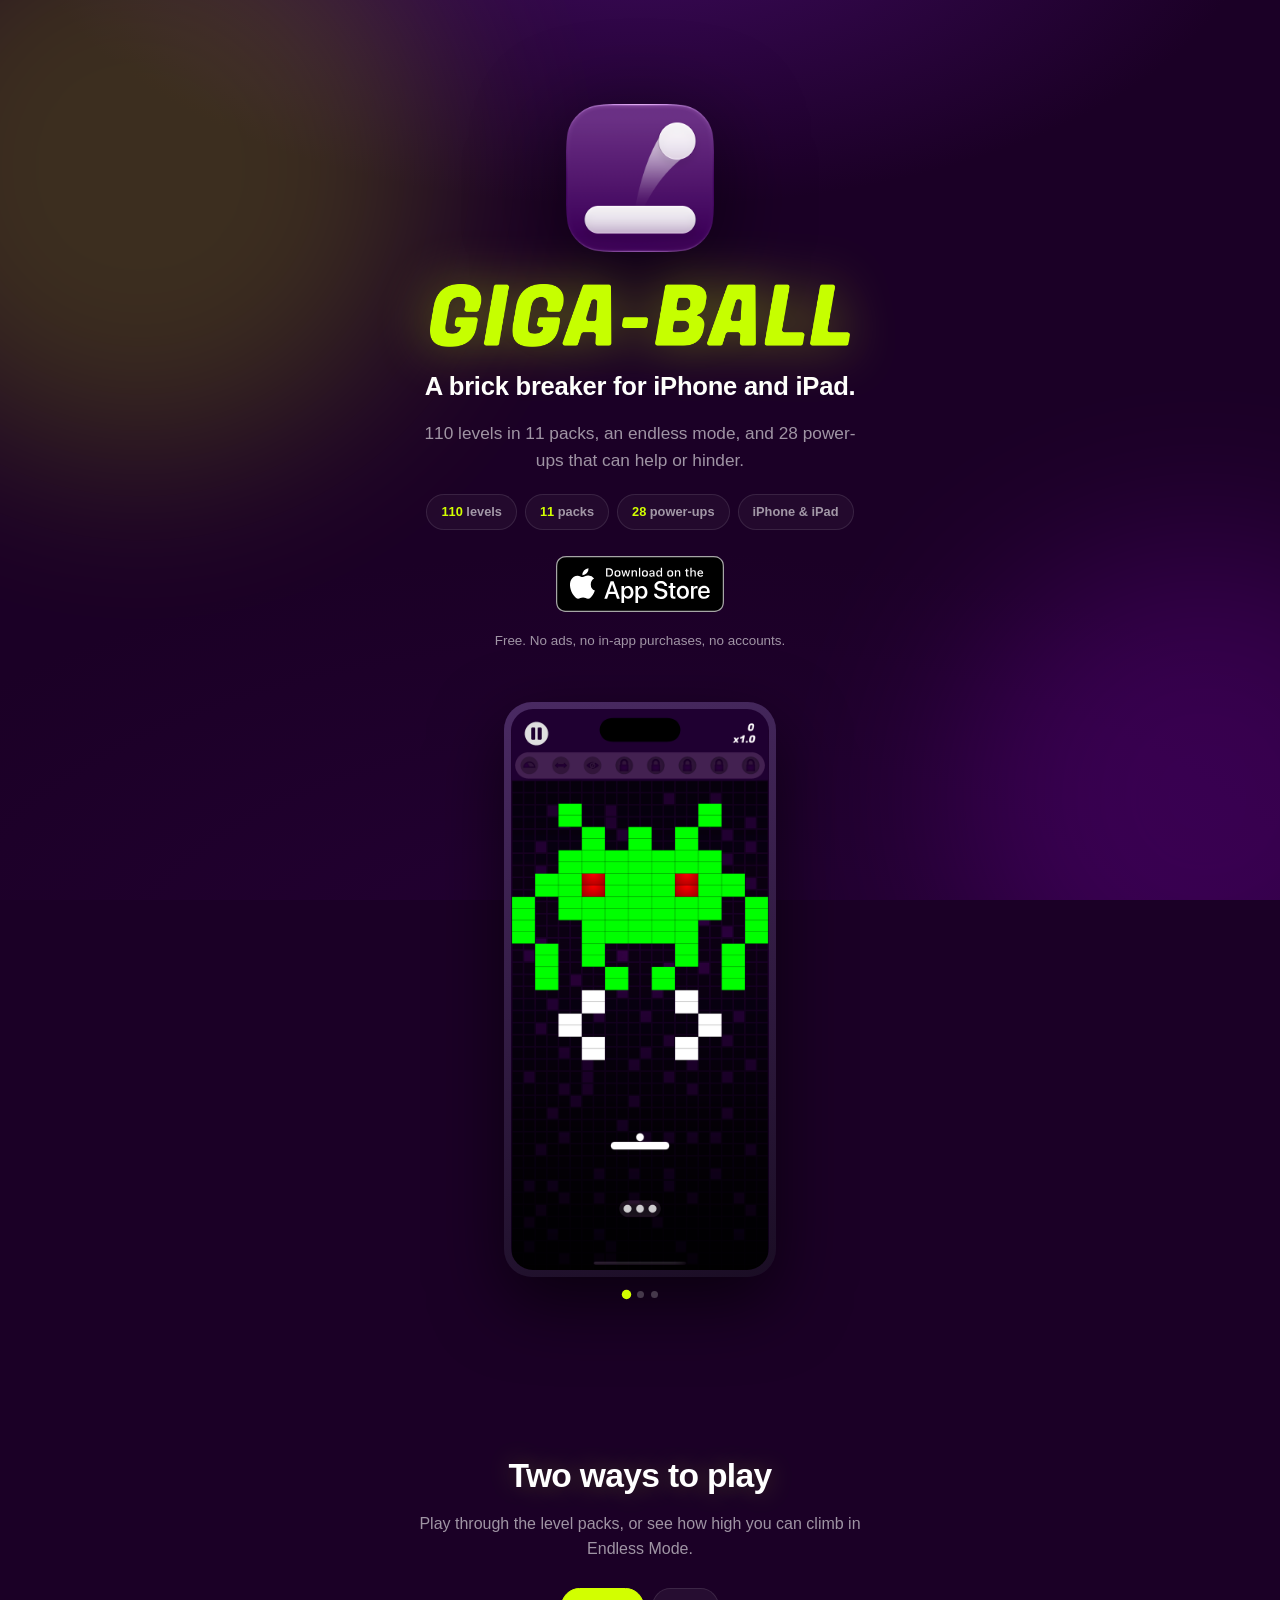
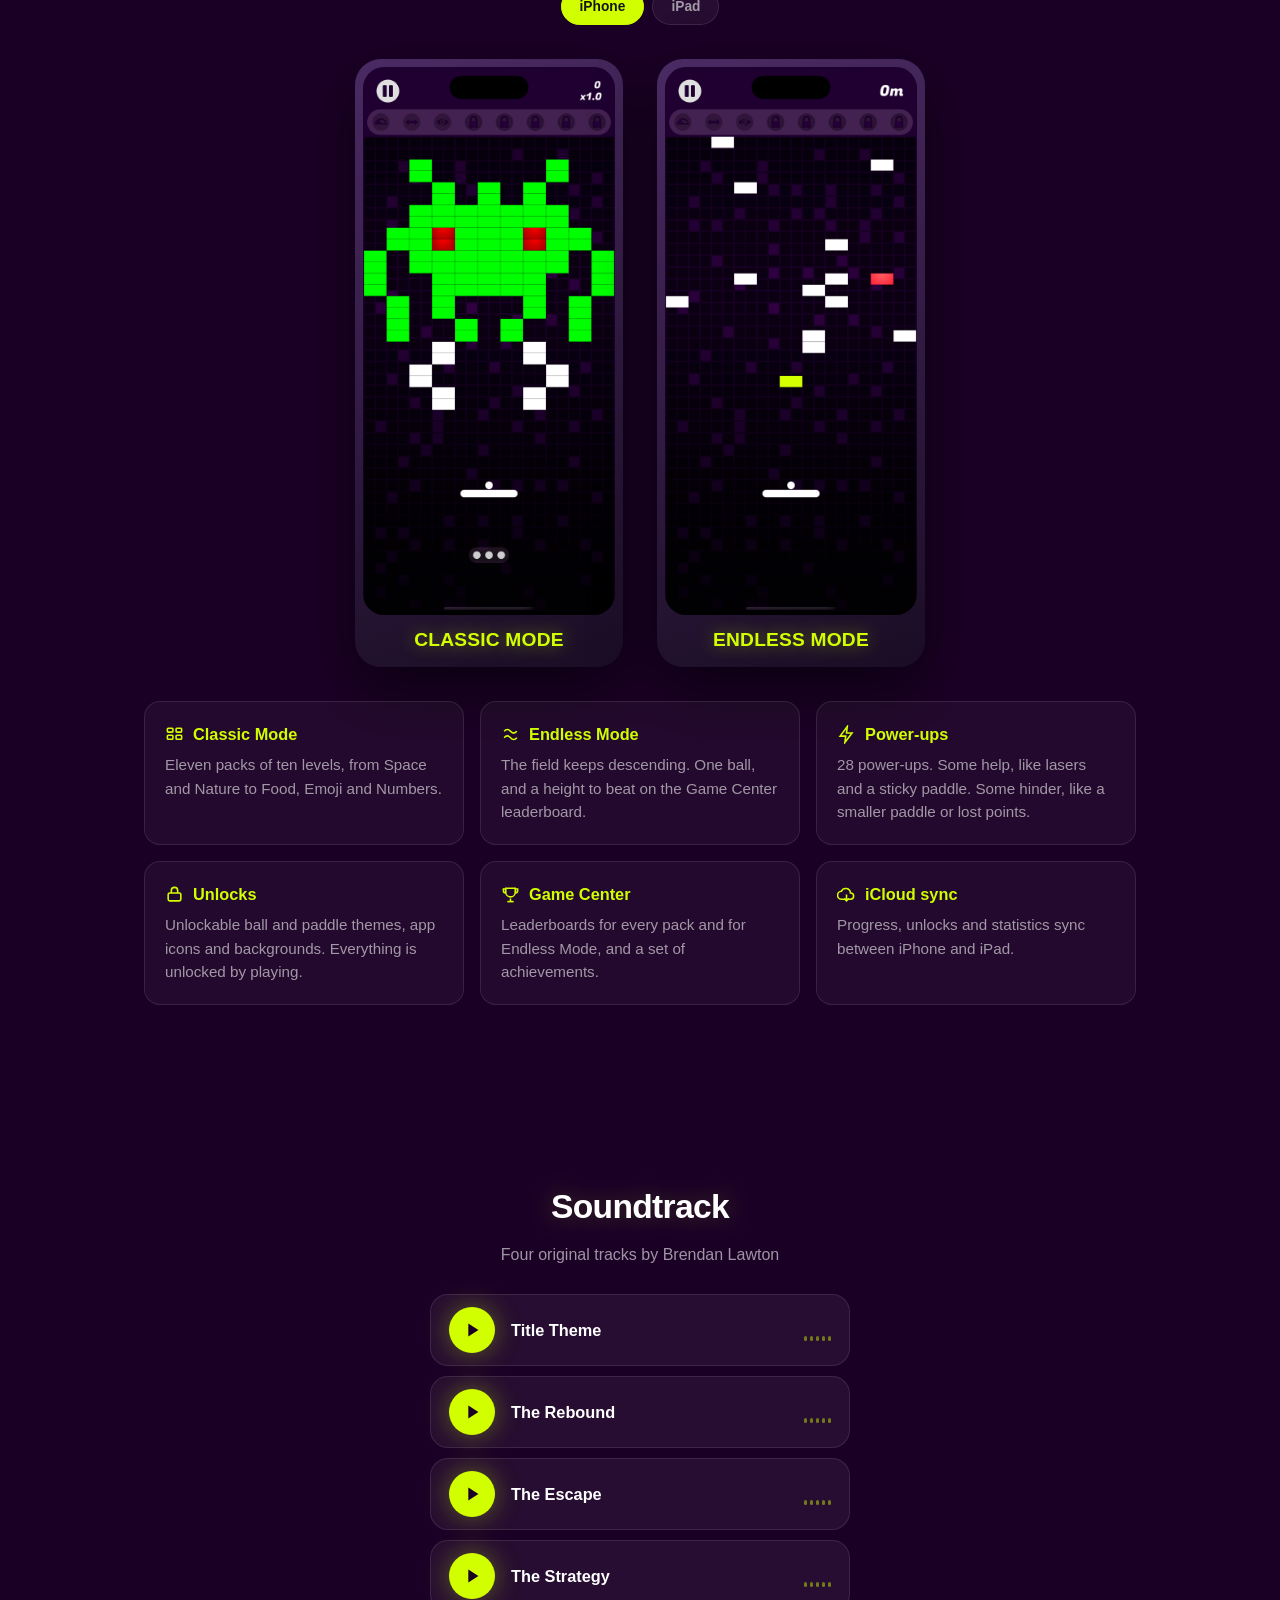
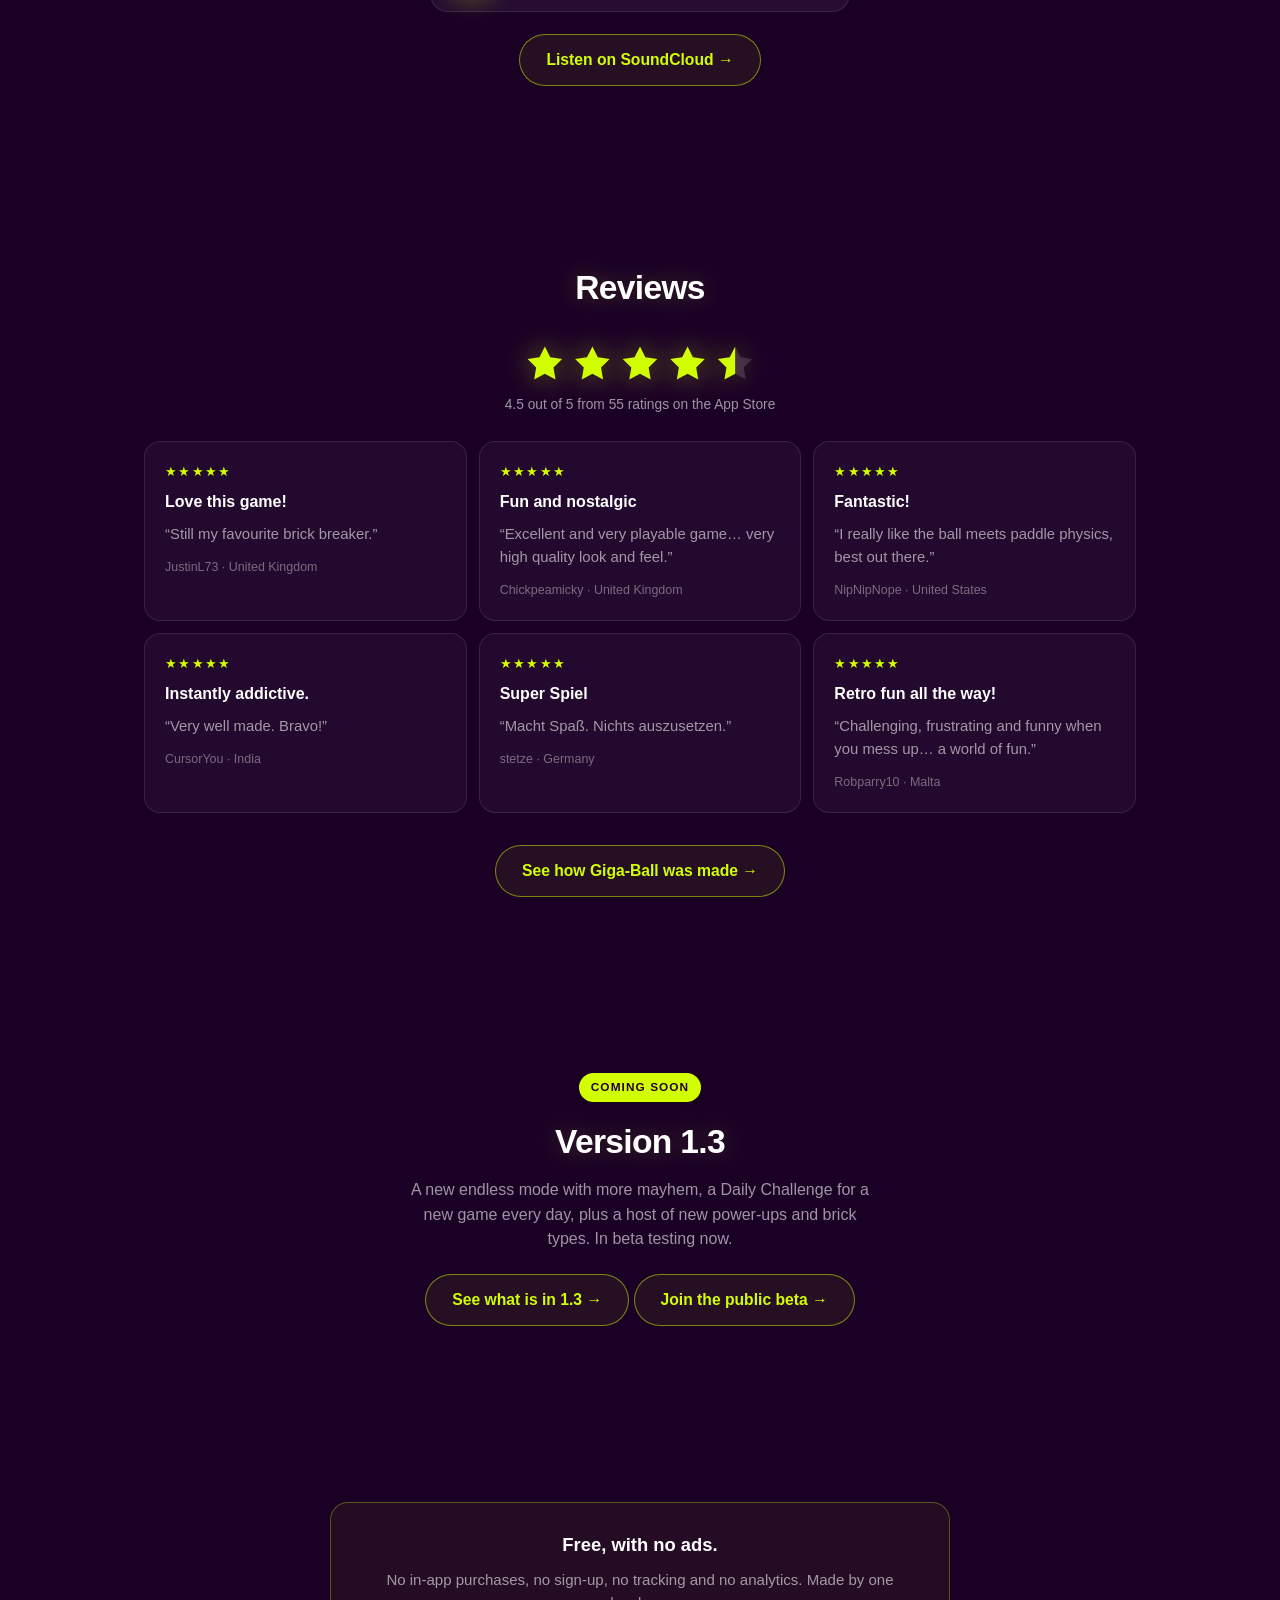
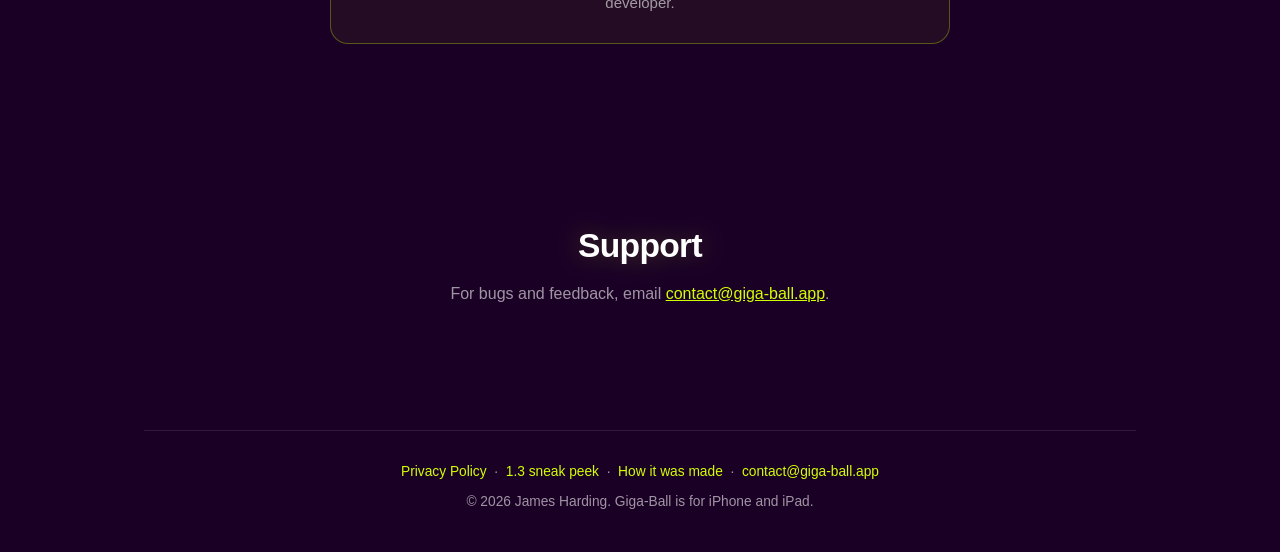
<file: index.html>
<!DOCTYPE html>
<html lang="en">
<head>
<meta charset="utf-8">
<meta name="viewport" content="width=device-width, initial-scale=1, viewport-fit=cover">
<title>Giga-Ball - a brick breaker for iPhone and iPad</title>
<meta name="description" content="Giga-Ball is a brick breaker for iPhone and iPad: 110 levels in 11 packs, an endless mode and 28 power-ups. Free, with no ads and no in-app purchases.">
<meta name="theme-color" content="#1b0026">
<meta property="og:title" content="Giga-Ball">
<meta property="og:description" content="A brick breaker for iPhone and iPad: 110 levels, an endless mode and 28 power-ups. Free, with no ads and no in-app purchases.">
<meta property="og:image" content="https://giga-ball.app/assets/icon.png">
<meta property="og:url" content="https://giga-ball.app">
<meta name="twitter:card" content="summary_large_image">
<link rel="icon" type="image/png" href="assets/icon.png">
<link rel="apple-touch-icon" href="assets/icon.png">
<link rel="stylesheet" href="shared.css">
<style>
  .hero { text-align: center; padding: clamp(44px, 12vw, 104px) 0 clamp(32px, 8vw, 64px); }

  .tagline { margin-top: 20px; font-size: clamp(1.1rem, 5vw, 1.6rem);
    font-weight: 700; color: #fff; letter-spacing: -0.01em; }
  .blurb { max-width: 46ch; margin: 14px auto 0; color: var(--text-dim);
    font-size: clamp(0.98rem, 3.6vw, 1.08rem); }
  .store-note { margin-top: 12px; font-size: 0.84rem; color: var(--text-dim); }

  /* The hero carousel: one phone, rotating through real screenshots.
     Every slide is stacked in the same grid cell so the frame keeps one height and the
     images crossfade in place rather than the page jumping between them. */
  .reel { position: relative; width: min(272px, 62vw); margin: clamp(30px, 8vw, 50px) auto 0; }
  .reel-frame { display: grid; border-radius: 28px; padding: 7px;
    background: linear-gradient(160deg, #4a2a63, #1a0d24);
    box-shadow: 0 26px 70px rgba(0,0,0,0.6); }
  .reel-frame img { grid-area: 1 / 1; width: 100%; display: block; border-radius: 22px;
    opacity: 0; transition: opacity 0.9s ease; }
  .reel-frame img.on { opacity: 1; }
  .reel-dots { display: flex; gap: 7px; justify-content: center; margin-top: 14px; }
  .reel-dots button { width: 7px; height: 7px; padding: 0; border: 0; border-radius: 50%;
    background: rgba(255,255,255,0.22); cursor: pointer;
    transition: background 0.3s ease, transform 0.3s ease; }
  .reel-dots button.on { background: var(--green); transform: scale(1.35); }

  /* The soundtrack player: one control, the track it plays, and five bars that move only
     while it is playing - the page has no other animation that means "this is running". */
  .soundtrack { text-align: center; }
  .playlist { display: flex; flex-direction: column; gap: 10px;
    max-width: 420px; margin: 26px auto 0; }
  .player { display: flex; align-items: center; gap: 16px;
    padding: 12px 18px; border-radius: 18px;
    background: rgba(255,255,255,0.05); border: 1px solid var(--edge);
    transition: border-color 0.3s ease, background 0.3s ease; }
  .player.playing { border-color: rgba(210,255,0,0.4); background: rgba(210,255,0,0.06); }
  .player button { width: 46px; height: 46px; flex: none; padding: 0; border: 0;
    border-radius: 50%; background: var(--green); color: #1b0026; cursor: pointer;
    display: grid; place-items: center;
    box-shadow: 0 0 26px rgba(210,255,0,0.35);
    transition: transform 0.25s cubic-bezier(.2,.8,.2,1); }
  .player button:hover { transform: scale(1.06); }
  .player button svg { width: 22px; height: 22px; fill: currentColor; grid-area: 1 / 1; }
  .player button .pause { display: none; }
  .player.playing button .play { display: none; }
  .player.playing button .pause { display: block; }
  .track { text-align: left; line-height: 1.35; }
  .track strong { display: block; color: #fff; font-size: 1.02rem; }
  .bars { display: flex; align-items: flex-end; gap: 3px; height: 22px; margin-left: auto; }
  .bars i { width: 3px; height: 5px; border-radius: 2px; background: var(--green);
    opacity: 0.45; transition: height 0.3s ease; }
  .playing .bars i { animation: bounce 0.9s ease-in-out infinite; opacity: 1; }
  .bars i:nth-child(2) { animation-delay: 0.15s; }
  .bars i:nth-child(3) { animation-delay: 0.3s; }
  .bars i:nth-child(4) { animation-delay: 0.45s; }
  .bars i:nth-child(5) { animation-delay: 0.6s; }
  @keyframes bounce { 0%, 100% { height: 5px; } 50% { height: 20px; } }
  @media (prefers-reduced-motion: reduce) {
    .playing .bars i { animation: none; height: 12px; }
  }
  /* Somebody who has asked for less movement still gets to see that it is playing, just
     without the dancing */

  /* Screenshots: side by side at every width, per the play test */
  .shots { display: flex; gap: 12px; justify-content: center; margin-top: 34px; }
  .phone { flex: 1 1 0; max-width: 268px; border-radius: 26px; padding: 6px;
    background: linear-gradient(160deg, #4a2a63, #1a0d24);
    box-shadow: 0 22px 60px rgba(0,0,0,0.55);
    transition: transform 0.45s cubic-bezier(.2,.8,.2,1); }
  .phone img { width: 100%; display: block; border-radius: 21px;
    transition: opacity 0.5s ease; }
  .phone:hover { transform: translateY(-8px); }
  .phone .caption { text-align: center; padding: 10px 0 4px;
    font-size: clamp(0.88rem, 4vw, 1.2rem); font-weight: 900;
    letter-spacing: 0.01em; color: var(--green);
    text-shadow: 0 0 18px rgba(210,255,0,0.45); }
  /* The mode's name in the app's own colour and weight, at the size the app gives it -
     these were small grey captions and the play test wanted the modes announced */

  /* iPhone or iPad, one gallery at a time. The switch is two small pills over the shots;
     iPhone is the default because it is where nearly everyone will play. The iPad frames
     reuse the phone styling - same bezel gradient, same shadow - at the iPad's own
     proportions, so the two gallery states read as the same device family. */
  .device-switch { display: flex; gap: 8px; justify-content: center; margin-top: 26px; }
  .device-switch button { border: 1px solid var(--edge); background: rgba(255,255,255,0.05);
    color: var(--text-dim); font: inherit; font-size: 0.86rem; font-weight: 700;
    padding: 7px 18px; border-radius: 999px; cursor: pointer;
    transition: background 0.25s ease, color 0.25s ease, border-color 0.25s ease; }
  .device-switch button.on { background: var(--green); border-color: var(--green);
    color: #141414; }
  .shots.pads { display: none; }
  .shots.pads .phone { max-width: 340px; border-radius: 22px; padding: 11px; }
  .shots.pads .phone img { aspect-ratio: 3 / 4; object-fit: cover; border-radius: 12px; }
  /* An iPad's shape and bezel: the whole 4:3 screen with its wide borders either side of the
     field. Cropped to a phone's proportions, the iPad shots read as iPhone shots */
  body.show-ipad .shots.phones { display: none; }
  body.show-ipad .shots.pads { display: flex; }

  .honest { margin: 0 auto; max-width: 620px; text-align: center;
    border: 1px solid rgba(210,255,0,0.3); border-radius: 18px;
    padding: 28px 22px; background: rgba(210,255,0,0.05); }
  .honest p { color: #fff; font-weight: 600; font-size: clamp(1rem, 4vw, 1.15rem); }
  .honest span { display: block; margin-top: 8px; color: var(--text-dim);
    font-weight: 400; font-size: 0.94rem; }

  /* What the App Store says, and how many people have it */
  .numbers { display: grid; grid-template-columns: repeat(3, 1fr); gap: 10px;
    max-width: 620px; margin: 0 auto; text-align: center; }
  .numbers div { border: 1px solid var(--edge); border-radius: 16px; padding: 18px 8px;
    background: rgba(255,255,255,0.035);
    transition: transform 0.25s ease, border-color 0.25s ease, background 0.25s ease; }
  .numbers div:hover { transform: translateY(-4px); border-color: rgba(210,255,0,0.45);
    background: rgba(210,255,0,0.06); }
  .numbers b { display: block; font-size: clamp(1.5rem, 7vw, 2.3rem); font-weight: 900;
    color: var(--green); letter-spacing: -0.02em; line-height: 1.1; }
  .numbers span { font-size: 0.78rem; color: var(--text-dim); }

  /* 4.5 of 5, drawn as 4.5 of 5.
     Five identical star shapes, each filled by a gradient that turns over at the point the
     score reaches. Drawn rather than typed because a text star is a font's idea of a star:
     it carries its own side bearings, so a clipped row of them cut a half star in the wrong
     place and left the colour looking spilt rather than filled. */
  .stars { display: block; width: min(230px, 62vw); height: auto; margin: 30px auto 0;
    filter: drop-shadow(0 0 14px rgba(210,255,0,0.45)); }
  .stars + p { text-align: center; color: var(--text-dim); font-size: 0.86rem;
    margin-top: 10px; }

  /* The reviews scroll sideways on a phone and wrap on a desktop: five cards stacked is
     a page of scrolling nobody reads to the end of */
  .says { display: flex; gap: 12px; margin-top: 26px; overflow-x: auto;
    padding-bottom: 10px; scroll-snap-type: x mandatory;
    -webkit-overflow-scrolling: touch; }
  .say { flex: 0 0 78%; scroll-snap-align: center;
    border: 1px solid var(--edge); border-radius: 16px; padding: 20px;
    background: rgba(255,255,255,0.035);
    transition: border-color 0.25s ease, background 0.25s ease; }
  .say:hover { border-color: rgba(210,255,0,0.4); background: rgba(210,255,0,0.05); }
  .say .rate { color: var(--green); letter-spacing: 0.1em; font-size: 0.8rem; }
  .say h3 { margin-top: 8px; font-size: 1rem; color: #fff; }
  .say p { margin-top: 8px; font-size: 0.93rem; color: var(--text-dim); }
  .say .who { margin-top: 12px; font-size: 0.78rem; color: rgba(255,255,255,0.4); }
  @media (min-width: 700px) {
    .says { flex-wrap: wrap; overflow: visible; }
    .say { flex: 1 1 300px; }
  }

  .peek { text-align: center; }
  .peek .flag { display: inline-block; font-size: 0.74rem; font-weight: 800;
    letter-spacing: 0.09em; color: #24003a; background: var(--green);
    padding: 5px 12px; border-radius: 999px; text-transform: uppercase; }

  @media (min-width: 700px) {
    .shots { gap: 34px; }
    .phone { padding: 8px; }
  }
</style>
</head>
<body>
<div class="glowfield" aria-hidden="true"></div>

<main>
  <header class="hero">
    <div class="icon-float">
      <img class="icon" src="assets/icon.png" alt="">
    </div>
    <img class="wordmark" src="assets/logo.png" alt="Giga-Ball">
    <h1 class="sr-only">Giga-Ball</h1>

    <p class="tagline">A brick breaker for iPhone and iPad.</p>
    <p class="blurb">
        110 levels in 11 packs, an endless mode, and 28 power-ups that can help or hinder.
      </p>

    <div class="badges">
      <span class="pill"><strong>110</strong> levels</span>
      <span class="pill"><strong>11</strong> packs</span>
      <span class="pill"><strong>28</strong> power-ups</span>
      <span class="pill">iPhone &amp; iPad</span>
    </div>

    <a class="store" href="https://apps.apple.com/app/id1494628204" aria-label="Download Giga-Ball on the App Store">
      <img src="assets/appstore-badge.svg" alt="Download on the App Store">
    </a>
    <p class="store-note">Free. No ads, no in-app purchases, no accounts.</p>

    <div class="reel" id="reel" aria-hidden="true">
      <div class="reel-frame" id="reelFrame"></div>
      <div class="reel-dots" id="reelDots"></div>
    </div>
  </header>

  <section class="reveal">
    <h2>Two ways to play</h2>
    <p class="sub">Play through the level packs, or see how high you can climb in Endless Mode.</p>

    <div class="device-switch" role="tablist" aria-label="Screenshots by device">
      <button id="switchPhone" class="on" role="tab" aria-selected="true">iPhone</button>
      <button id="switchPad" role="tab" aria-selected="false">iPad</button>
    </div>

    <div class="shots phones">
      <div class="phone">
        <img id="shotA" src="assets/shot-invader.png" alt="A Giga-Ball level shaped like a space invader">
        <div class="caption">CLASSIC MODE</div>
      </div>
      <div class="phone">
        <img id="shotB" src="assets/shot-endless.png" alt="Endless Mode, with the field descending">
        <div class="caption">ENDLESS MODE</div>
      </div>
    </div>

    <div class="shots pads">
      <div class="phone">
        <img src="assets/shot-ipad-classic.png" alt="A Classic Mode level on an iPad, the play area centred between wide borders">
        <div class="caption">CLASSIC MODE</div>
      </div>
      <div class="phone">
        <img src="assets/shot-ipad-endless.png" alt="Endless Mode on an iPad, the play zone keeping its shape">
        <div class="caption">ENDLESS MODE</div>
      </div>
    </div>

    <div class="grid">
      <div class="card">
        <h3><svg viewBox="0 0 24 24" fill="none" stroke="currentColor" stroke-width="2"><rect x="3" y="4" width="7" height="5" rx="1"/><rect x="14" y="4" width="7" height="5" rx="1"/><rect x="3" y="13" width="7" height="5" rx="1"/><rect x="14" y="13" width="7" height="5" rx="1"/></svg>Classic Mode</h3>
        <p>Eleven packs of ten levels, from Space and Nature to Food, Emoji and Numbers.</p>
      </div>
      <div class="card">
        <h3><svg viewBox="0 0 24 24" fill="none" stroke="currentColor" stroke-width="2"><path d="M4 8c2.5-3 5.5-3 8 0s5.5 3 8 0"/><path d="M4 16c2.5-3 5.5-3 8 0s5.5 3 8 0"/></svg>Endless Mode</h3>
        <p>The field keeps descending. One ball, and a height to beat on the Game Center leaderboard.</p>
      </div>
      <div class="card">
        <h3><svg viewBox="0 0 24 24" fill="none" stroke="currentColor" stroke-width="2"><path d="M13 2 4 14h7l-1 8 9-12h-7z"/></svg>Power-ups</h3>
        <p>28 power-ups. Some help, like lasers and a sticky paddle. Some hinder, like a smaller paddle or lost points.</p>
      </div>
      <div class="card">
        <h3><svg viewBox="0 0 24 24" fill="none" stroke="currentColor" stroke-width="2"><rect x="4" y="10" width="16" height="10" rx="2"/><path d="M8 10V7a4 4 0 0 1 8 0v3"/></svg>Unlocks</h3>
        <p>Unlockable ball and paddle themes, app icons and backgrounds. Everything is unlocked by playing.</p>
      </div>
      <div class="card">
        <h3><svg viewBox="0 0 24 24" fill="none" stroke="currentColor" stroke-width="2"><path d="M8 21h8"/><path d="M12 17v4"/><path d="M6 4h12v5a6 6 0 0 1-12 0z"/><path d="M18 5h3v2a3 3 0 0 1-3 3"/><path d="M6 5H3v2a3 3 0 0 0 3 3"/></svg>Game Center</h3>
        <p>Leaderboards for every pack and for Endless Mode, and a set of achievements.</p>
      </div>
      <div class="card">
        <h3><svg viewBox="0 0 24 24" fill="none" stroke="currentColor" stroke-width="2"><path d="M17 18a4 4 0 0 0 0-8 6 6 0 0 0-11.5-2A3.5 3.5 0 0 0 6 18z"/><path d="M12 12v8"/><path d="m9 17 3 3 3-3"/></svg>iCloud sync</h3>
        <p>Progress, unlocks and statistics sync between iPhone and iPad.</p>
      </div>
    </div>
  </section>

  <section class="reveal soundtrack">
    <h2>Soundtrack</h2>
    <p class="sub">Four original tracks by Brendan Lawton</p>

    <div class="playlist">
      <div class="player" data-src="assets/title-theme.mp3">
        <button type="button" aria-label="Play Title Theme">
          <svg class="play" viewBox="0 0 24 24" aria-hidden="true"><path d="M8 5v14l11-7z"/></svg>
          <svg class="pause" viewBox="0 0 24 24" aria-hidden="true"><path d="M7 5h3.5v14H7zm6.5 0H17v14h-3.5z"/></svg>
        </button>
        <div class="track">
          <strong>Title Theme</strong>
        </div>
        <div class="bars" aria-hidden="true"><i></i><i></i><i></i><i></i><i></i></div>
      </div>
      <div class="player" data-src="assets/the-rebound.mp3">
        <button type="button" aria-label="Play The Rebound">
          <svg class="play" viewBox="0 0 24 24" aria-hidden="true"><path d="M8 5v14l11-7z"/></svg>
          <svg class="pause" viewBox="0 0 24 24" aria-hidden="true"><path d="M7 5h3.5v14H7zm6.5 0H17v14h-3.5z"/></svg>
        </button>
        <div class="track">
          <strong>The Rebound</strong>
        </div>
        <div class="bars" aria-hidden="true"><i></i><i></i><i></i><i></i><i></i></div>
      </div>
      <div class="player" data-src="assets/the-escape.mp3">
        <button type="button" aria-label="Play The Escape">
          <svg class="play" viewBox="0 0 24 24" aria-hidden="true"><path d="M8 5v14l11-7z"/></svg>
          <svg class="pause" viewBox="0 0 24 24" aria-hidden="true"><path d="M7 5h3.5v14H7zm6.5 0H17v14h-3.5z"/></svg>
        </button>
        <div class="track">
          <strong>The Escape</strong>
        </div>
        <div class="bars" aria-hidden="true"><i></i><i></i><i></i><i></i><i></i></div>
      </div>
      <div class="player" data-src="assets/the-strategy.mp3">
        <button type="button" aria-label="Play The Strategy">
          <svg class="play" viewBox="0 0 24 24" aria-hidden="true"><path d="M8 5v14l11-7z"/></svg>
          <svg class="pause" viewBox="0 0 24 24" aria-hidden="true"><path d="M7 5h3.5v14H7zm6.5 0H17v14h-3.5z"/></svg>
        </button>
        <div class="track">
          <strong>The Strategy</strong>
        </div>
        <div class="bars" aria-hidden="true"><i></i><i></i><i></i><i></i><i></i></div>
      </div>
    </div>

    <audio id="themeAudio" preload="none" loop></audio>
    <!-- One audio element for the four of them, so starting a track stops the last without
         any bookkeeping - and `preload="none"`, because these are megabytes each and nobody
         should pay for one before asking to hear it. Autoplay is blocked by every current
         browser anyway, so a control is the only honest way to offer this. -->

    <a class="ghost" href="https://soundcloud.com/user-371123791/sets/giga-ball-original-sound-track"
       target="_blank" rel="noopener">Listen on SoundCloud &rarr;</a>
  </section>

  <section class="reveal">
    <h2>Reviews</h2>
    <svg class="stars" viewBox="0 0 116 20" aria-hidden="true">
      <defs>
        <path id="star" d="M10 1.2l2.7 5.5 6 .9-4.35 4.25 1.03 6-5.38-2.83L4.6 17.85l1.03-6L1.28 7.6l6-.9z"/>
        <!-- The five stars as a mask, with two flat bars showing through it. A gradient fill
             will not do this: `use` translates the coordinate system, so a gradient measured
             in user space restarts inside every star and fills all five to the same fraction.
             The mask is measured once, across the row, which is what "4.5 out of 5" means. -->
        <mask id="starrow">
          <use href="#star" x="0" fill="#fff"/>
          <use href="#star" x="24" fill="#fff"/>
          <use href="#star" x="48" fill="#fff"/>
          <use href="#star" x="72" fill="#fff"/>
          <use href="#star" x="96" fill="#fff"/>
        </mask>
      </defs>
      <g mask="url(#starrow)">
        <rect x="0" y="0" width="116" height="20" fill="rgba(255,255,255,0.14)"/>
        <rect x="0" y="0" width="106" height="20" fill="#d2ff00"/>
        <!-- 106 of 116 is the middle of the fifth star -->
      </g>
    </svg>
    <p>4.5 out of 5 from 55 ratings on the App Store</p>

    <div class="says">
      <div class="say">
        <div class="rate" aria-hidden="true">★★★★★</div>
        <h3>Love this game!</h3>
        <p>&ldquo;Still my favourite brick breaker.&rdquo;</p>
        <div class="who">JustinL73 &middot; United Kingdom</div>
      </div>
      <div class="say">
        <div class="rate" aria-hidden="true">★★★★★</div>
        <h3>Fun and nostalgic</h3>
        <p>&ldquo;Excellent and very playable game&hellip; very high quality look and feel.&rdquo;</p>
        <div class="who">Chickpeamicky &middot; United Kingdom</div>
      </div>
      <div class="say">
        <div class="rate" aria-hidden="true">★★★★★</div>
        <h3>Fantastic!</h3>
        <p>&ldquo;I really like the ball meets paddle physics, best out there.&rdquo;</p>
        <div class="who">NipNipNope &middot; United States</div>
      </div>
      <div class="say">
        <div class="rate" aria-hidden="true">★★★★★</div>
        <h3>Instantly addictive.</h3>
        <p>&ldquo;Very well made. Bravo!&rdquo;</p>
        <div class="who">CursorYou &middot; India</div>
      </div>
      <div class="say">
        <div class="rate" aria-hidden="true">★★★★★</div>
        <h3>Super Spiel</h3>
        <p>&ldquo;Macht Spa&szlig;. Nichts auszusetzen.&rdquo;</p>
        <div class="who">stetze &middot; Germany</div>
      </div>
      <div class="say">
        <div class="rate" aria-hidden="true">★★★★★</div>
        <h3>Retro fun all the way!</h3>
        <p>&ldquo;Challenging, frustrating and funny when you mess up&hellip; a world of fun.&rdquo;</p>
        <div class="who">Robparry10 &middot; Malta</div>
      </div>
    </div>

    <p style="text-align:center">
      <a class="ghost" href="story.html">See how Giga-Ball was made &rarr;</a>
    </p>
  </section>

  <section class="reveal peek">
    <span class="flag">Coming soon</span>
    <h2 style="margin-top:14px">Version 1.3</h2>
    <p class="sub">A new endless mode with more mayhem, a Daily Challenge for a new game every day, plus a host of new power-ups and brick types. In beta testing now.</p>
    <a class="ghost" href="sneak-peek.html">See what is in 1.3 &rarr;</a>
    <a class="ghost" href="https://testflight.apple.com/join/CRYFuY4f">Join the public beta &rarr;</a>
  </section>

  <section class="reveal">
    <div class="honest">
      <p>Free, with no ads.</p>
      <span>
        No in-app purchases, no sign-up, no tracking and no analytics. Made by one developer.
      </span>
    </div>
  </section>

  <section class="reveal" id="support" style="text-align:center">
    <h2>Support</h2>
    <p class="sub">
      For bugs and feedback, email
      <a href="mailto:contact@giga-ball.app" style="color:var(--green)">contact@giga-ball.app</a>.
    </p>
  </section>

  <footer>
    <p><a href="privacy.html">Privacy Policy</a> &nbsp;·&nbsp; <a href="sneak-peek.html">1.3 sneak peek</a> &nbsp;·&nbsp; <a href="story.html">How it was made</a> &nbsp;·&nbsp; <a href="mailto:contact@giga-ball.app">contact@giga-ball.app</a></p>
    <p style="margin-top:8px">© 2026 James Harding. Giga-Ball is for iPhone and iPad.</p>
  </footer>
</main>

<script src="shared.js"></script>
<script>
// iPhone or iPad. A class on the body rather than styles toggled per element, so the
// CSS above owns what "showing iPad" means and this only says when.
(function () {
  var phoneBtn = document.getElementById('switchPhone');
  var padBtn = document.getElementById('switchPad');
  if (!phoneBtn || !padBtn) return;
  function show(pad) {
    document.body.classList.toggle('show-ipad', pad);
    phoneBtn.classList.toggle('on', !pad);
    padBtn.classList.toggle('on', pad);
    phoneBtn.setAttribute('aria-selected', String(!pad));
    padBtn.setAttribute('aria-selected', String(pad));
  }
  phoneBtn.addEventListener('click', function () { show(false); });
  padBtn.addEventListener('click', function () { show(true); });
})();

// The screenshots cycle through a few real levels, crossfading, and the two sides never
// show the same one.
(function () {
  var classicShots = ['assets/shot-invader.png', 'assets/shot-classic.png'];
  var a = document.getElementById('shotA');
  if (!a || classicShots.length < 2) return;

  var at = 0;
  setInterval(function () {
    at = (at + 1) % classicShots.length;
    a.style.opacity = 0;
    setTimeout(function () { a.src = classicShots[at]; a.style.opacity = 1; }, 420);
  }, 4200);
})();

// The hero's screenshots, rotating.
//
// This replaces first a demo that played itself and then a wall you could break: the
// first made the game look worse than it is, and the second was not the game at all
// (play-test rounds 17 and 18). What sells it is what it actually looks like, so this
// is real screenshots in a phone, crossfading, with dots to jump between them.
//
// To add one: drop the file in assets/ and add its path and caption here. Nothing else
// needs to change - the frame, the dots and the timer are all built from this list.
(function () {
  var SHOTS = [
    { src: 'assets/shot-invader.png', alt: 'A Giga-Ball level shaped like a space invader' },
    { src: 'assets/shot-endless.png', alt: 'Endless mode, with the field descending' },
    { src: 'assets/shot-classic.png', alt: 'A Giga-Ball level from one of the classic packs' }
  ];
  var HOLD = 3800;

  var frame = document.getElementById('reelFrame');
  var dots = document.getElementById('reelDots');
  var reel = document.getElementById('reel');
  if (!frame || !dots || !SHOTS.length) return;

  var slides = SHOTS.map(function (shot, i) {
    var img = document.createElement('img');
    img.src = shot.src;
    img.alt = shot.alt;
    if (i === 0) img.classList.add('on');
    frame.appendChild(img);

    var dot = document.createElement('button');
    dot.type = 'button';
    dot.setAttribute('aria-label', 'Screenshot ' + (i + 1));
    if (i === 0) dot.classList.add('on');
    dot.addEventListener('click', function () { show(i); restart(); });
    dots.appendChild(dot);
    return { img: img, dot: dot };
  });

  var at = 0, timer = null;
  function show(next) {
    slides[at].img.classList.remove('on');
    slides[at].dot.classList.remove('on');
    at = (next + slides.length) % slides.length;
    slides[at].img.classList.add('on');
    slides[at].dot.classList.add('on');
  }
  function restart() {
    clearInterval(timer);
    timer = setInterval(function () { show(at + 1); }, HOLD);
  }
  restart();

  // Stops while you are looking at one - a screenshot that changes under the cursor is
  // a screenshot nobody finishes reading
  reel.addEventListener('mouseenter', function () { clearInterval(timer); });
  reel.addEventListener('mouseleave', restart);
})();

// The soundtrack player: four rows, one audio element.
(function () {
  var audio = document.getElementById('themeAudio');
  var rows = Array.prototype.slice.call(document.querySelectorAll('.playlist .player'));
  if (!audio || !rows.length) return;
  var playing = null;

  rows.forEach(function (row) {
    row.querySelector('button').addEventListener('click', function () {
      if (playing === row && !audio.paused) {
        audio.pause();
        return;
      }
      if (playing !== row) {
        audio.src = row.getAttribute('data-src');
        playing = row;
      }
      audio.play();
    });
  });

  // Painted from the audio's own events rather than from the click, so a row tells the
  // truth if the browser refuses to play, the tab is muted, or the file never arrives
  function paint() {
    rows.forEach(function (row) {
      row.classList.toggle('playing', row === playing && !audio.paused);
    });
  }
  audio.addEventListener('play', paint);
  audio.addEventListener('pause', paint);
  audio.addEventListener('ended', paint);
})();
</script>
</body>
</html>
</file>
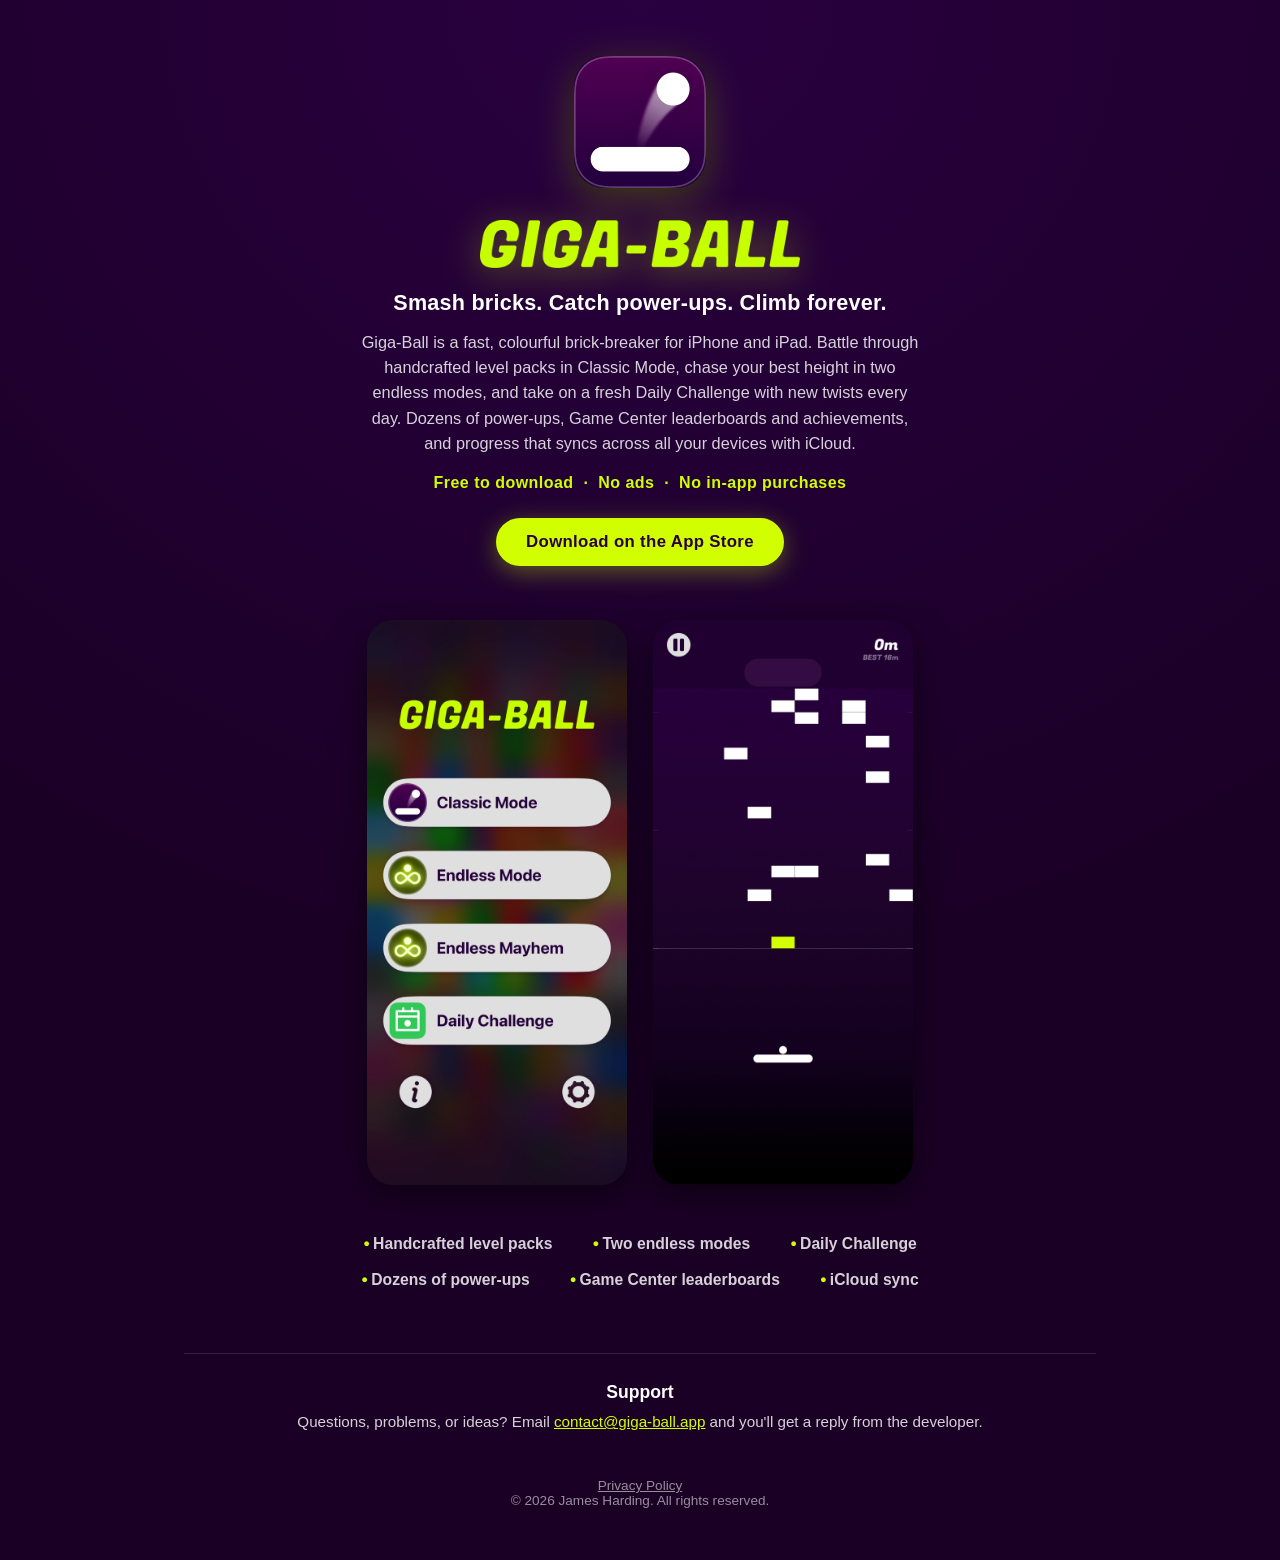
<file: website/index.html>
<!DOCTYPE html>
<html lang="en">
<head>
<meta charset="utf-8">
<meta name="viewport" content="width=device-width, initial-scale=1">
<title>Giga-Ball — a brick-breaker for iPhone and iPad</title>
<meta name="description" content="Giga-Ball is a fast, colourful brick-breaker for iPhone and iPad. Classic levels, two endless modes and a daily challenge. Free to download — no ads, no in-app purchases.">
<meta property="og:title" content="Giga-Ball">
<meta property="og:description" content="A fast, colourful brick-breaker for iPhone and iPad. Free — no ads, no in-app purchases.">
<meta property="og:image" content="https://giga-ball.app/assets/icon.png">
<meta property="og:url" content="https://giga-ball.app">
<link rel="icon" type="image/png" href="assets/icon.png">
<link rel="apple-touch-icon" href="assets/icon.png">
<style>
  :root {
    --purple-deep: #1b0026;
    --purple: #290040;
    --green: #d2ff00;
    --white-soft: rgba(255, 255, 255, 0.82);
    --white-faint: rgba(255, 255, 255, 0.55);
  }
  * { margin: 0; padding: 0; box-sizing: border-box; }
  body {
    background: radial-gradient(120% 90% at 50% 0%, var(--purple) 0%, var(--purple-deep) 70%);
    color: var(--white-soft);
    font-family: -apple-system, BlinkMacSystemFont, "Segoe UI", Helvetica, Arial, sans-serif;
    min-height: 100vh;
    text-align: center;
  }
  main { max-width: 960px; margin: 0 auto; padding: 56px 24px 40px; }
  .icon {
    width: 132px; height: 132px; border-radius: 30px;
    box-shadow: 0 10px 40px rgba(210, 255, 0, 0.25), 0 4px 18px rgba(0, 0, 0, 0.5);
  }
  .logo { max-width: 320px; width: 80%; margin: 28px auto 0; display: block;
          filter: drop-shadow(0 6px 18px rgba(210, 255, 0, 0.35)); }
  h1 { position: absolute; left: -9999px; }
  .tagline {
    font-size: 1.35rem; font-weight: 700; color: #fff; margin-top: 22px;
    letter-spacing: 0.01em;
  }
  .blurb {
    max-width: 560px; margin: 14px auto 0; line-height: 1.55; font-size: 1.02rem;
  }
  .free-line {
    margin-top: 18px; font-weight: 700; color: var(--green); font-size: 1rem;
    letter-spacing: 0.03em;
  }
  .store {
    display: inline-block; margin-top: 26px; padding: 14px 30px;
    background: var(--green); color: var(--purple); font-weight: 800;
    font-size: 1.05rem; border-radius: 999px; text-decoration: none;
    letter-spacing: 0.02em;
    box-shadow: 0 6px 24px rgba(210, 255, 0, 0.35);
    transition: transform 0.12s ease;
  }
  .store:hover { transform: scale(1.04); }
  .shots {
    display: flex; gap: 26px; justify-content: center; flex-wrap: wrap;
    margin-top: 54px;
  }
  .shots img {
    width: 260px; max-width: 42vw; border-radius: 26px;
    box-shadow: 0 10px 34px rgba(0, 0, 0, 0.55);
  }
  .features {
    display: flex; gap: 18px 40px; justify-content: center; flex-wrap: wrap;
    margin: 50px auto 0; max-width: 720px; padding: 0;
    list-style: none;
  }
  .features li {
    color: var(--white-soft); font-size: 0.98rem; font-weight: 600;
  }
  .features li::before { content: "●  "; color: var(--green); font-size: 0.7rem; vertical-align: 2px; }
  .support {
    margin-top: 64px; padding-top: 28px;
    border-top: 1px solid rgba(255, 255, 255, 0.12);
  }
  .support h2 { color: #fff; font-size: 1.1rem; margin-bottom: 8px; }
  .support p { font-size: 0.95rem; line-height: 1.5; }
  a { color: var(--green); }
  footer {
    margin-top: 44px; padding-bottom: 12px; font-size: 0.85rem; color: var(--white-faint);
  }
  footer a { color: var(--white-faint); }
</style>
</head>
<body>
<main>
  <img class="icon" src="assets/icon.png" alt="Giga-Ball app icon">
  <img class="logo" src="assets/logo.png" alt="Giga-Ball">
  <h1>Giga-Ball</h1>

  <p class="tagline">Smash bricks. Catch power-ups. Climb forever.</p>
  <p class="blurb">
    Giga-Ball is a fast, colourful brick-breaker for iPhone and iPad.
    Battle through handcrafted level packs in Classic Mode, chase your best height
    in two endless modes, and take on a fresh Daily Challenge with new twists every
    day. Dozens of power-ups, Game Center leaderboards and achievements, and
    progress that syncs across all your devices with iCloud.
  </p>
  <p class="free-line">Free to download &nbsp;·&nbsp; No ads &nbsp;·&nbsp; No in-app purchases</p>

  <a class="store" href="https://apps.apple.com/app/id1494628204">Download on the App&nbsp;Store</a>

  <div class="shots">
    <img src="assets/shot-menu.png" alt="Giga-Ball main menu showing Classic, Endless and Daily Challenge modes">
    <img src="assets/shot-game.png" alt="Giga-Ball gameplay in Endless Mayhem mode">
  </div>

  <ul class="features">
    <li>Handcrafted level packs</li>
    <li>Two endless modes</li>
    <li>Daily Challenge</li>
    <li>Dozens of power-ups</li>
    <li>Game Center leaderboards</li>
    <li>iCloud sync</li>
  </ul>

  <section class="support" id="support">
    <h2>Support</h2>
    <p>
      Questions, problems, or ideas? Email
      <a href="mailto:contact@giga-ball.app">contact@giga-ball.app</a>
      and you'll get a reply from the developer.
    </p>
  </section>

  <footer>
    <p><a href="privacy.html">Privacy Policy</a></p>
    <p>© 2026 James Harding. All rights reserved.</p>
  </footer>
</main>
</body>
</html>
</file>
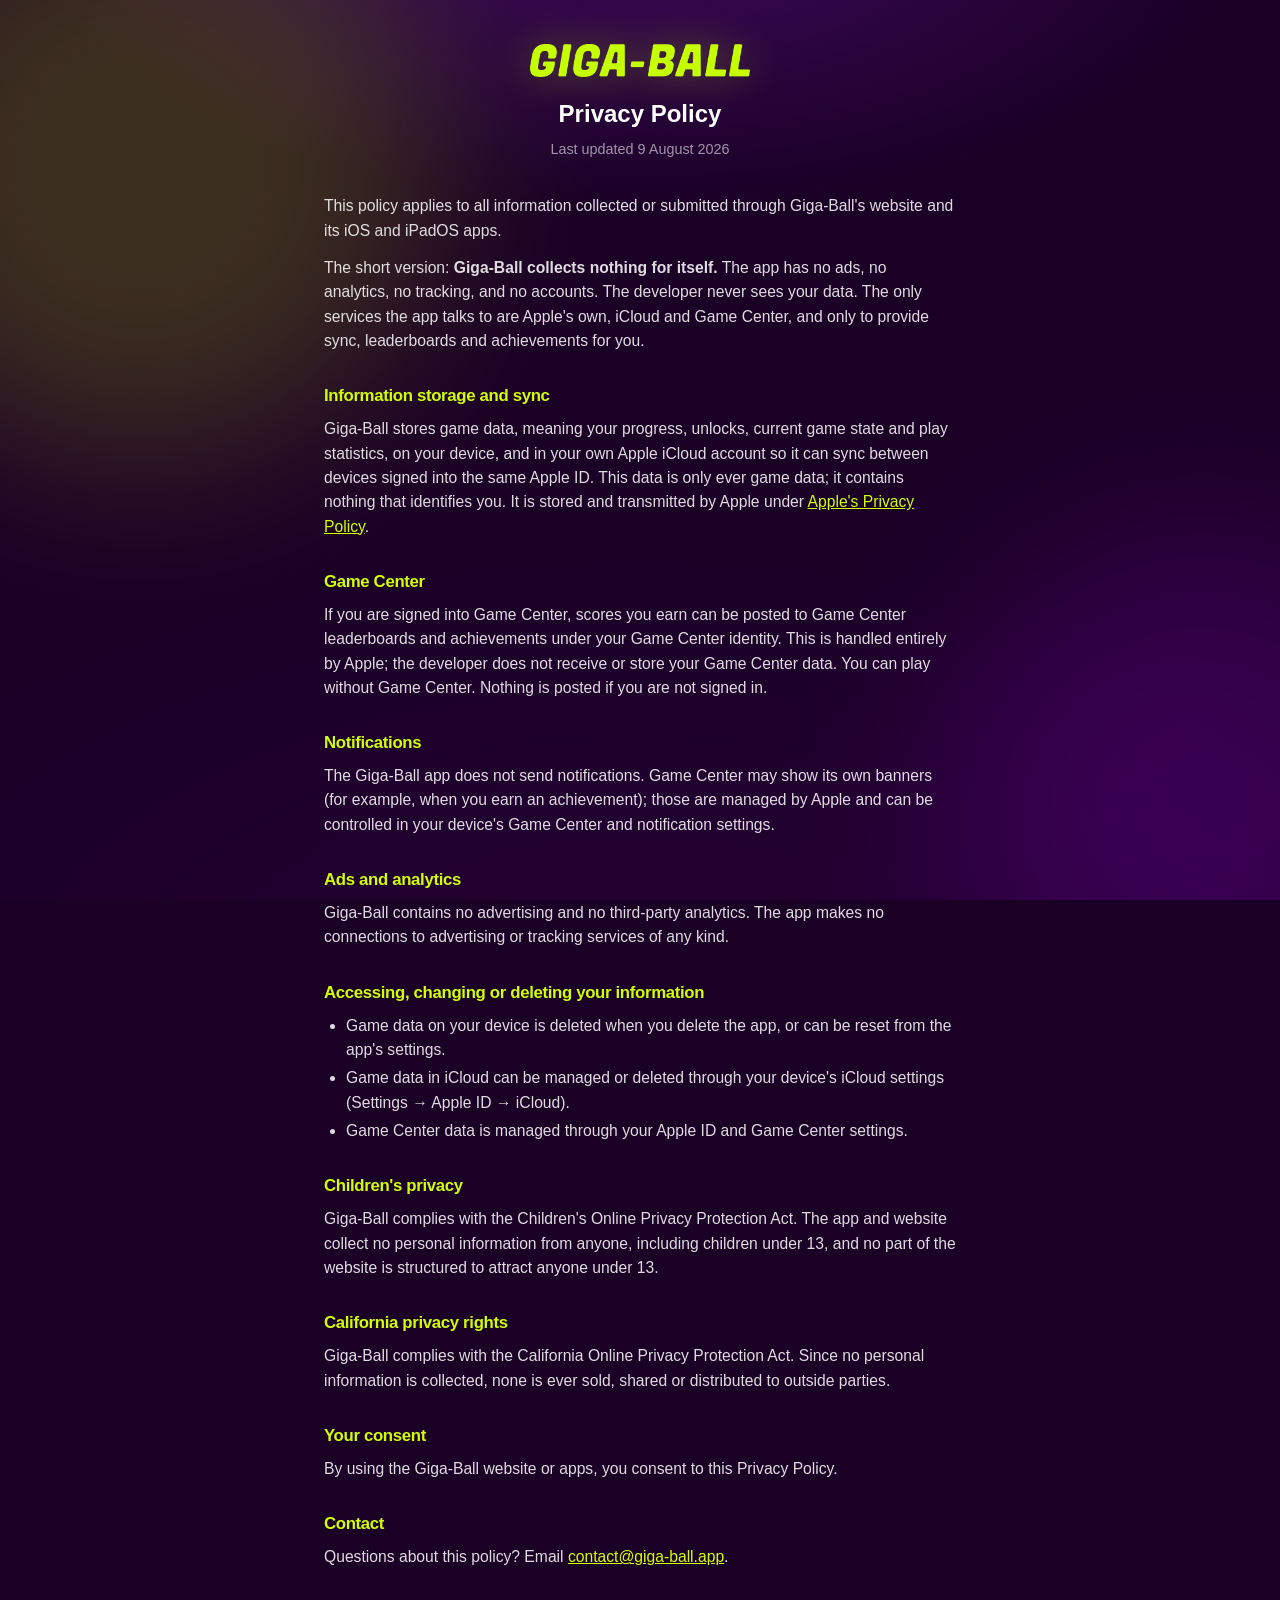
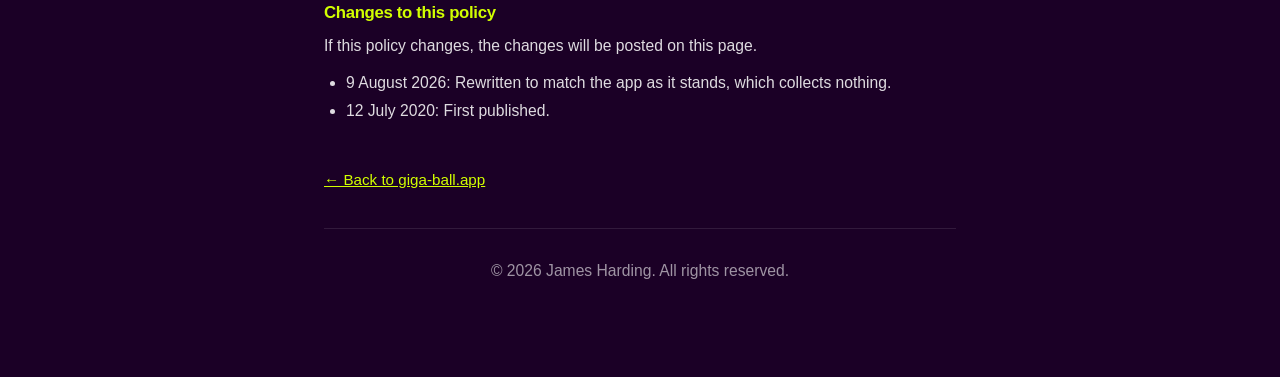
<file: privacy.html>
<!DOCTYPE html>
<html lang="en">
<head>
<meta charset="utf-8">
<meta name="viewport" content="width=device-width, initial-scale=1, viewport-fit=cover">
<meta name="theme-color" content="#1b0026">
<title>Giga-Ball - Privacy Policy</title>
<meta name="description" content="Giga-Ball's privacy policy. No ads, no analytics, no data collected by the developer.">
<link rel="icon" type="image/png" href="assets/icon.png">
<link rel="stylesheet" href="shared.css">
<style>
  /* The policy is a reading page, so it borrows the site's background and type and
     then undoes the things the landing page needs and a document does not: centred
     headings, and the wide column. */
  main { max-width: 680px; padding-top: 44px; padding-bottom: 40px; }
  .logo { max-width: 220px; display: block; margin: 0 auto 10px;
          filter: drop-shadow(0 0 20px rgba(210, 255, 0, 0.34)); }
  h1 { color: #fff; font-size: 1.5rem; text-align: center; margin: 18px 0 6px; }
  .updated { text-align: center; color: var(--text-dim); font-size: 0.9rem; margin-bottom: 34px; }
  h2 { color: var(--green); font-size: 1.05rem; margin: 30px 0 8px;
       text-align: left; text-shadow: none; }
  p, li { font-size: 0.98rem; }
  main p { margin-bottom: 13px; }   /* the shared reset zeroes these, and a policy needs paragraphs */
  li { margin-bottom: 4px; }
  ul { padding-left: 22px; margin-top: 6px; }
  a { color: var(--green); }
  .back { display: inline-block; margin-top: 40px; font-size: 0.95rem; }
  footer { margin-top: 36px; }
</style>
</head>
<body>
<div class="glowfield" aria-hidden="true"></div>
<main>
  <a href="index.html"><img class="logo" src="assets/logo.png" alt="Giga-Ball"></a>
  <h1>Privacy Policy</h1>
  <p class="updated">Last updated 9 August 2026</p>

  <p>
    This policy applies to all information collected or submitted through Giga-Ball's
    website and its iOS and iPadOS apps.
  </p>

  <p>
    The short version: <strong>Giga-Ball collects nothing for itself.</strong> The app
    has no ads, no analytics, no tracking, and no accounts. The developer never sees
    your data. The only services the app talks to are Apple's own, iCloud and Game
    Center, and only to provide sync, leaderboards and achievements for you.
  </p>

  <h2>Information storage and sync</h2>
  <p>
    Giga-Ball stores game data, meaning your progress, unlocks, current game state and
    play statistics, on your device, and in your own Apple iCloud account so it can sync
    between devices signed into the same Apple&nbsp;ID. This data is only ever game
    data; it contains nothing that identifies you. It is stored and transmitted by
    Apple under
    <a href="https://www.apple.com/legal/privacy/">Apple's Privacy Policy</a>.
  </p>

  <h2>Game Center</h2>
  <p>
    If you are signed into Game Center, scores you earn can be posted to Game Center
    leaderboards and achievements under your Game Center identity. This is handled
    entirely by Apple; the developer does not receive or store your Game Center data.
    You can play without Game Center. Nothing is posted if you are not signed in.
  </p>

  <h2>Notifications</h2>
  <p>
    The Giga-Ball app does not send notifications. Game Center may show its own
    banners (for example, when you earn an achievement); those are managed by Apple
    and can be controlled in your device's Game Center and notification settings.
  </p>

  <h2>Ads and analytics</h2>
  <p>
    Giga-Ball contains no advertising and no third-party analytics. The app makes no
    connections to advertising or tracking services of any kind.
  </p>

  <h2>Accessing, changing or deleting your information</h2>
  <ul>
    <li>Game data on your device is deleted when you delete the app, or can be reset from the app's settings.</li>
    <li>Game data in iCloud can be managed or deleted through your device's iCloud settings (Settings → Apple&nbsp;ID → iCloud).</li>
    <li>Game Center data is managed through your Apple&nbsp;ID and Game Center settings.</li>
  </ul>

  <h2>Children's privacy</h2>
  <p>
    Giga-Ball complies with the Children's Online Privacy Protection Act. The app and
    website collect no personal information from anyone, including children under 13,
    and no part of the website is structured to attract anyone under 13.
  </p>

  <h2>California privacy rights</h2>
  <p>
    Giga-Ball complies with the California Online Privacy Protection Act. Since no
    personal information is collected, none is ever sold, shared or distributed to
    outside parties.
  </p>

  <h2>Your consent</h2>
  <p>By using the Giga-Ball website or apps, you consent to this Privacy Policy.</p>

  <h2>Contact</h2>
  <p>
    Questions about this policy? Email
    <a href="mailto:contact@giga-ball.app">contact@giga-ball.app</a>.
  </p>

  <h2>Changes to this policy</h2>
  <p>If this policy changes, the changes will be posted on this page.</p>
  <ul>
    <li>9 August 2026: Rewritten to match the app as it stands, which collects nothing.</li>
    <li>12 July 2020: First published.</li>
  </ul>

  <a class="back" href="index.html">← Back to giga-ball.app</a>

  <footer>
    <p>© 2026 James Harding. All rights reserved.</p>
  </footer>
</main>
<script src="shared.js"></script>
</body>
</html>
</file>
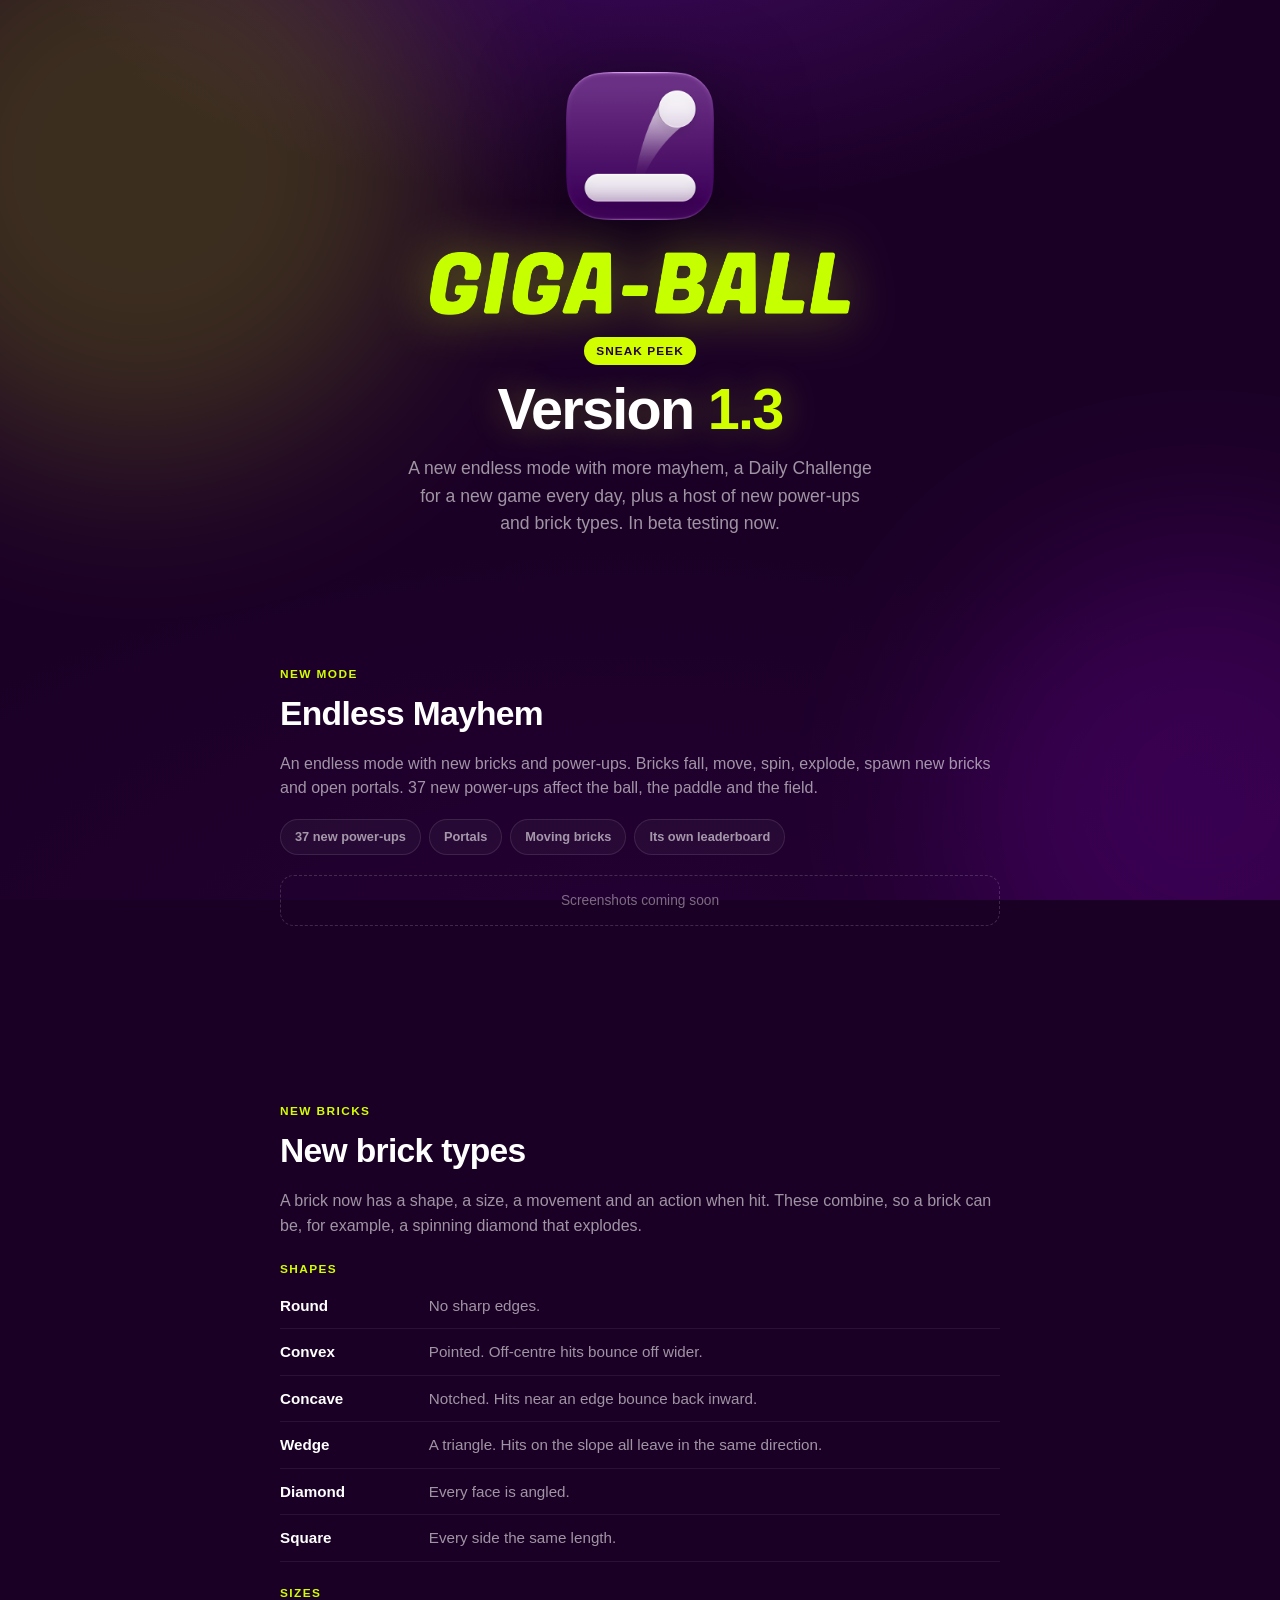
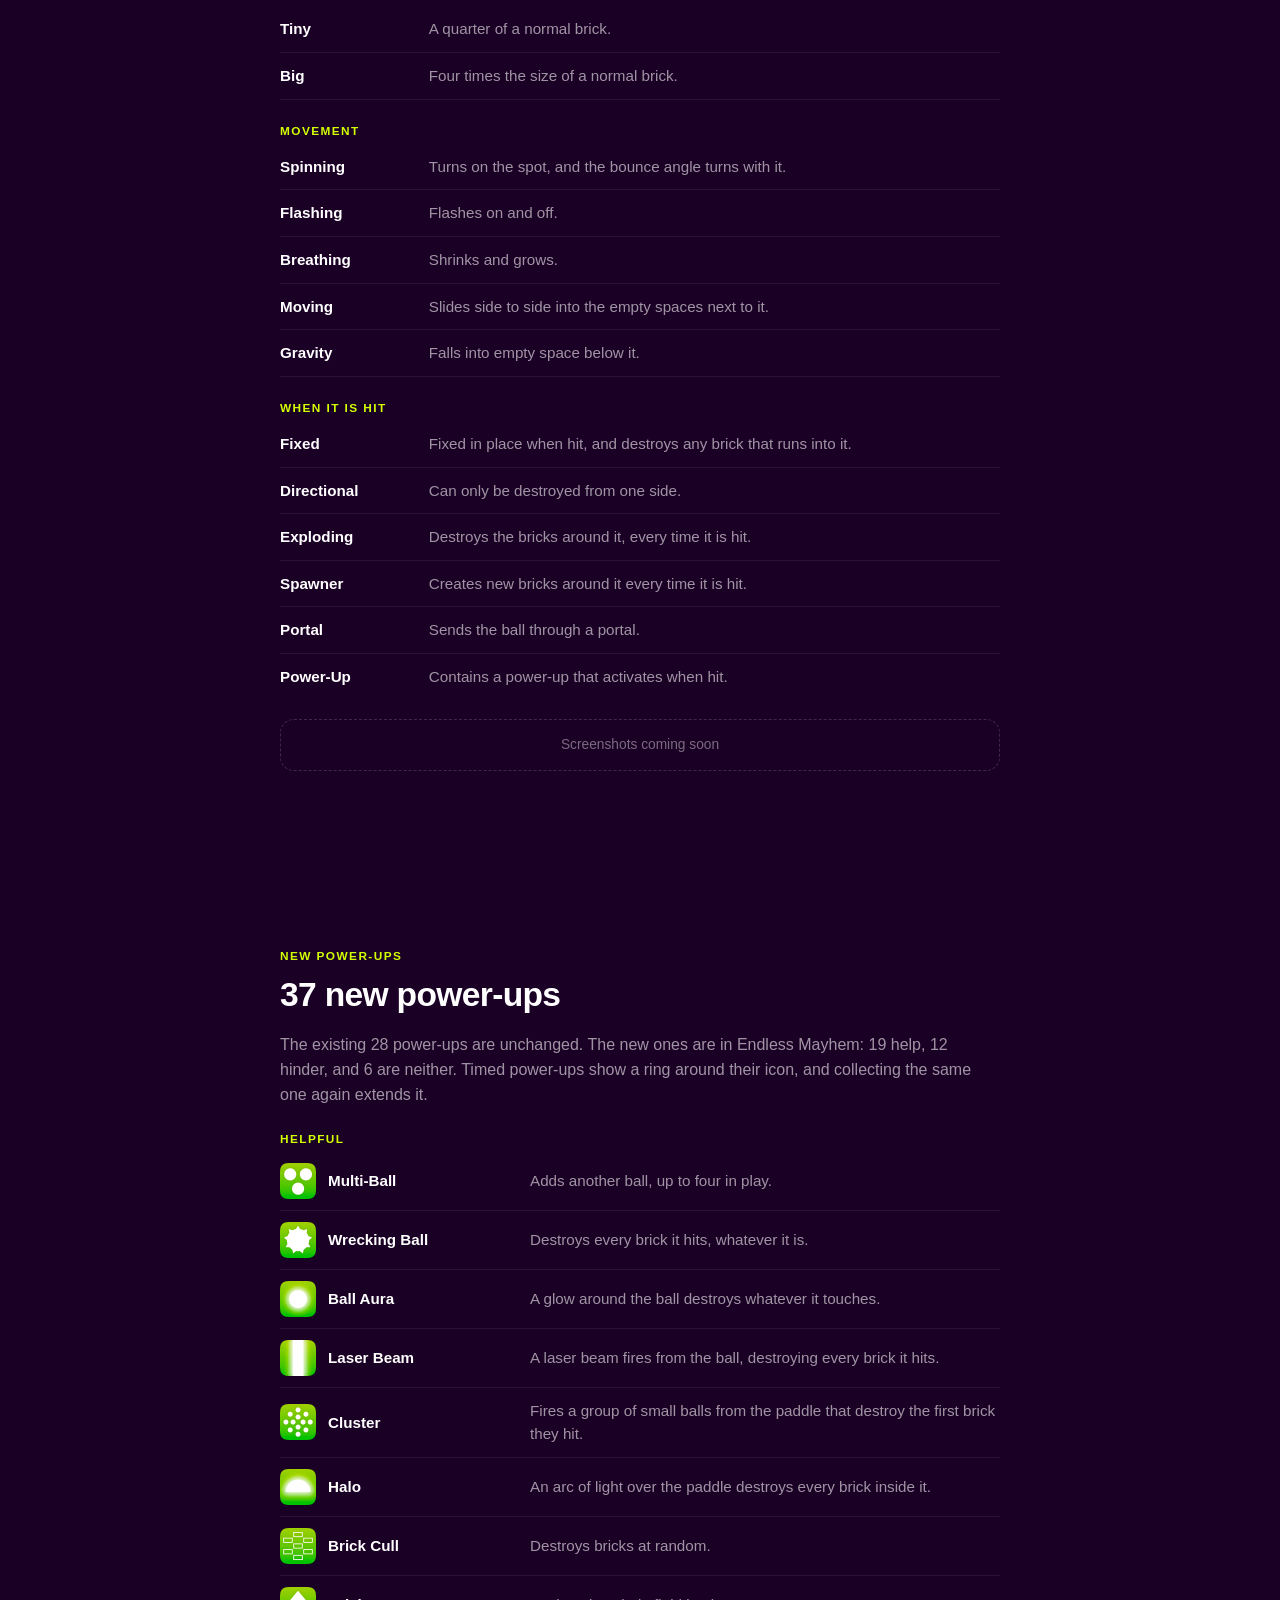
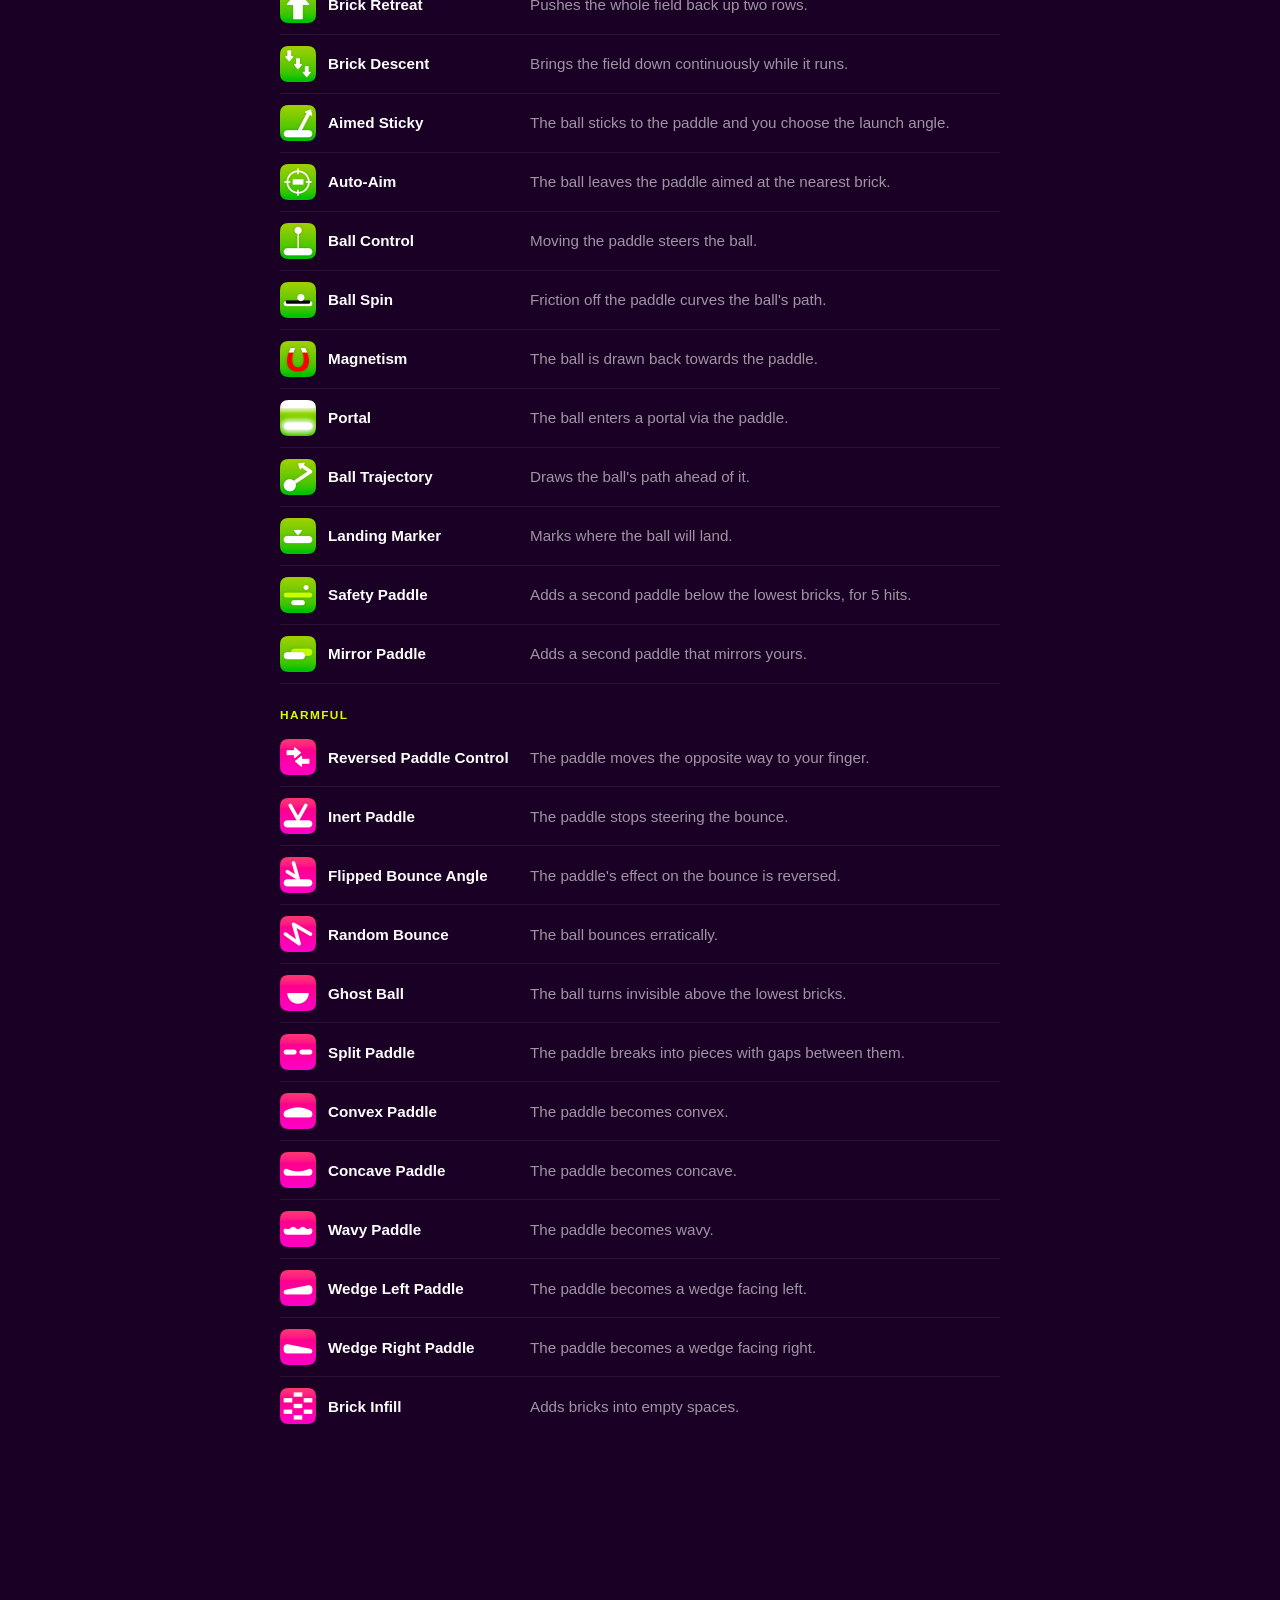
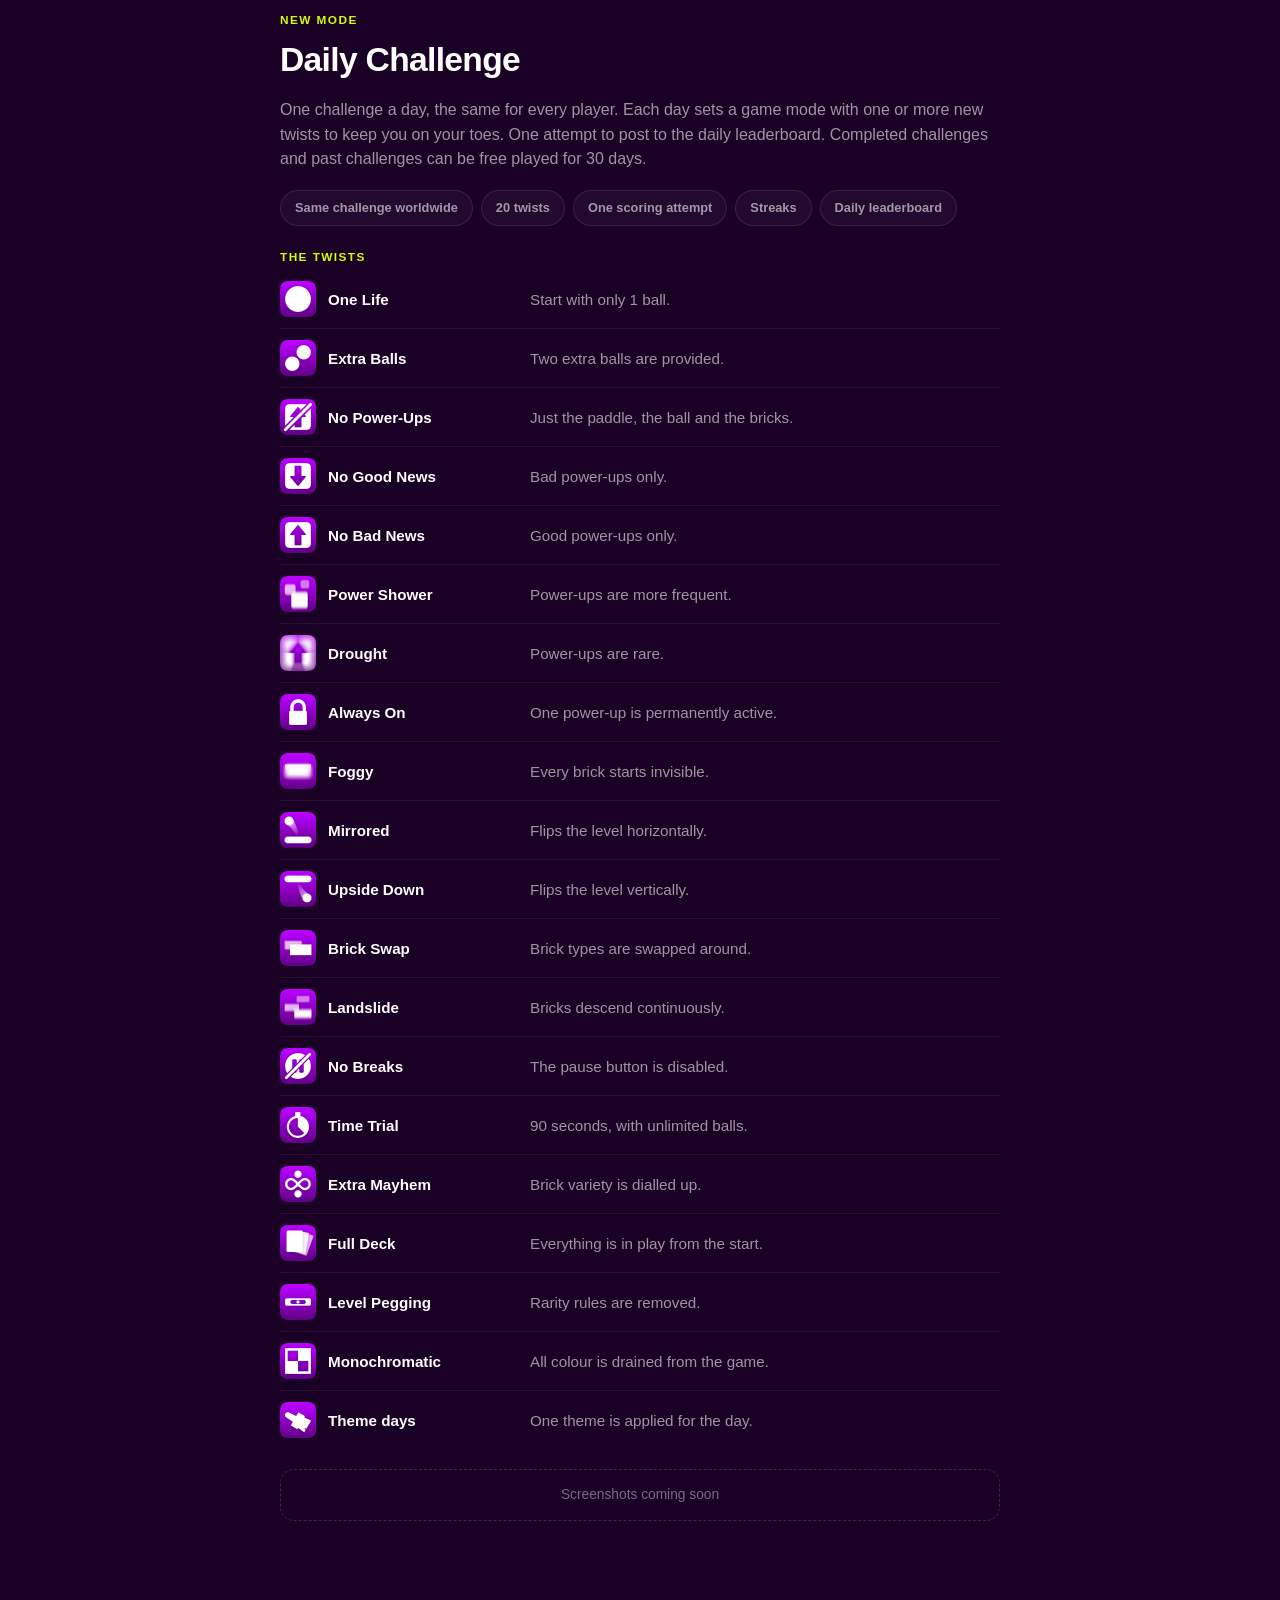
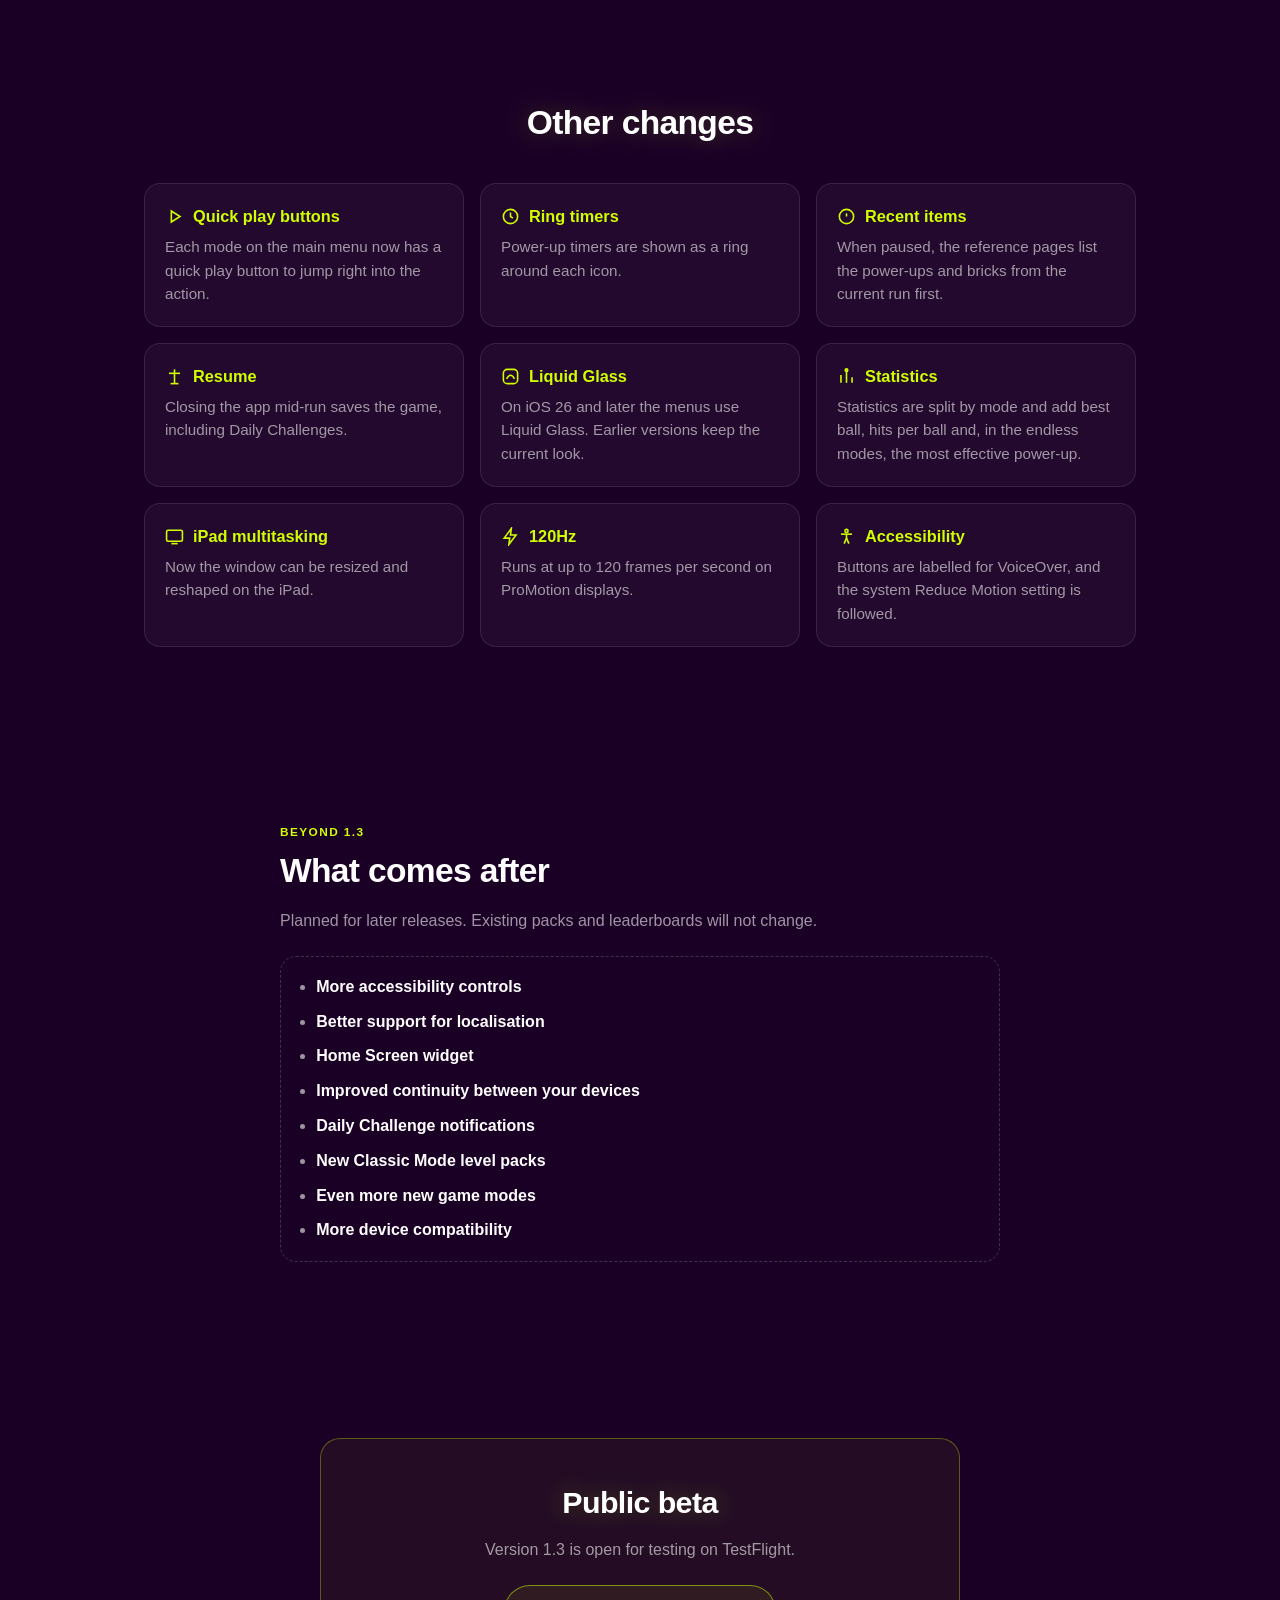
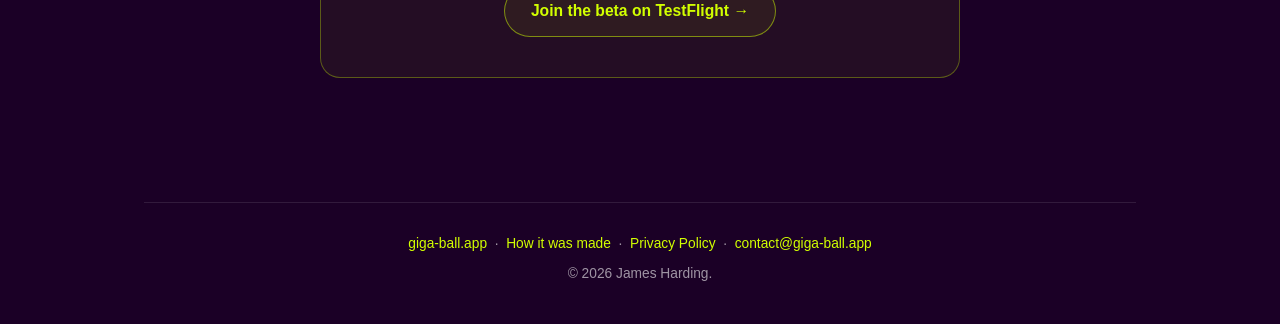
<file: sneak-peek.html>
<!DOCTYPE html>
<html lang="en">
<head>
<meta charset="utf-8">
<meta name="viewport" content="width=device-width, initial-scale=1, viewport-fit=cover">
<title>Giga-Ball 1.3 - a sneak peek</title>
<meta name="description" content="What is coming in Giga-Ball 1.3: Endless Mayhem, a Daily Challenge with twenty twists, new brick shapes and behaviours, thirty-seven new power-ups, and what comes after.">
<meta name="theme-color" content="#1b0026">
<meta property="og:title" content="Giga-Ball 1.3">
<meta property="og:description" content="Endless Mayhem, a Daily Challenge, new bricks and thirty-seven new power-ups.">
<meta property="og:image" content="https://giga-ball.app/assets/icon.png">
<meta property="og:url" content="https://giga-ball.app/sneak-peek.html">
<meta name="twitter:card" content="summary_large_image">
<link rel="icon" type="image/png" href="assets/icon.png">
<link rel="apple-touch-icon" href="assets/icon.png">
<link rel="stylesheet" href="shared.css">
<style>
  .top { text-align: center; padding: clamp(34px, 9vw, 72px) 0 clamp(20px, 6vw, 40px); }
  .flag { display: inline-block; margin-top: 22px; font-size: 0.74rem; font-weight: 800;
    letter-spacing: 0.09em; color: #24003a; background: var(--green);
    padding: 5px 12px; border-radius: 999px; text-transform: uppercase; }
  h1.title { margin-top: 14px; font-size: clamp(2.1rem, 11vw, 3.6rem); font-weight: 900;
    color: #fff; letter-spacing: -0.03em; line-height: 1.05;
    text-shadow: 0 0 34px rgba(210,255,0,0.3); }
  h1.title em { font-style: normal; color: var(--green); }
  .intro { max-width: 48ch; margin: 16px auto 0; color: var(--text-dim);
    font-size: clamp(1rem, 3.8vw, 1.1rem); }

  .feature { max-width: 720px; margin: 0 auto; }
  .kicker { font-size: 0.74rem; font-weight: 800; letter-spacing: 0.12em;
    text-transform: uppercase; color: var(--green); }
  .feature h2 { text-align: left; font-size: clamp(1.5rem, 6.5vw, 2.1rem);
    margin-top: 4px; text-shadow: none; }
  .feature p { margin-top: 12px; color: var(--text-dim); }
  .tags { display: flex; flex-wrap: wrap; gap: 8px; margin-top: 18px; }

  .later { border: 1px dashed rgba(255,255,255,0.16); border-radius: 14px;
    padding: 14px 16px; margin-top: 20px; font-size: 0.86rem;
    color: rgba(255,255,255,0.42); text-align: center; }

  /* A plain list of what changed, where a card each would be too much furniture */
  .lines { margin-top: 22px; }
  .lines div { display: flex; gap: 12px; padding: 11px 0;
    border-bottom: 1px solid rgba(255,255,255,0.07); font-size: 0.95rem; }
  .lines div:last-child { border-bottom: 0; }
  .lines b { flex: 0 0 auto; min-width: 9em; color: #fff; font-weight: 700; }
  .lines span { color: var(--text-dim); }
  @media (max-width: 560px) {
    .lines div { flex-direction: column; gap: 3px; padding: 10px 0; }
    .lines b { min-width: 0; }
  }

  .signup { max-width: 640px; margin: 0 auto; text-align: center;
    border: 1px solid rgba(210,255,0,0.32); border-radius: 20px;
    padding: clamp(26px, 7vw, 40px) 22px; background: rgba(210,255,0,0.05); }
  .signup h2 { text-align: center; font-size: clamp(1.35rem, 5.5vw, 1.9rem); }
  .signup p { margin-top: 12px; color: var(--text-dim); }

  .lines h3 { margin: 22px 0 4px; font-size: 0.74rem; font-weight: 800; letter-spacing: 0.12em;
    text-transform: uppercase; color: var(--green); }
  .lines h3:first-child { margin-top: 0; }

  /* Beyond 1.3: the plans, set apart from what is built by a dashed edge */
  .ahead { max-width: 720px; margin: 0 auto; }
  .ahead h2 { text-align: left; font-size: clamp(1.5rem, 6.5vw, 2.1rem); margin-top: 4px;
    text-shadow: none; }
  .ahead > p { margin-top: 12px; color: var(--text-dim); }
  .plan { margin: 22px 0 0; border: 1px dashed rgba(255,255,255,0.18); border-radius: 16px;
    padding: 18px 18px 8px 2.2em; color: var(--text-dim); }
  .plan li { margin-bottom: 10px; }
  .plan li b { color: #fff; font-weight: 700; }

  /* The game's own icons beside what they stand for */
  .lines div.ic { align-items: center; }
  .lines div.ic img { flex: 0 0 36px; width: 36px; height: 36px; object-fit: contain; }
  .lines div.ic b { min-width: 12.5em; }
  @media (max-width: 560px) {
    .lines div.ic { display: grid; grid-template-columns: 36px 1fr; column-gap: 12px; row-gap: 2px; }
    .lines div.ic img { grid-row: 1 / span 2; align-self: start; margin-top: 2px; }
    .lines div.ic b { min-width: 0; }
  }
</style>
</head>
<body>
<div class="glowfield" aria-hidden="true"></div>

<main>
  <header class="top">
    <a class="home" href="index.html" aria-label="Giga-Ball home">
      <div class="icon-float">
        <img class="icon" src="assets/icon.png" alt="">
      </div>
      <img class="wordmark" src="assets/logo.png" alt="Giga-Ball">
    </a>
    <span class="flag">Sneak peek</span>
    <h1 class="title">Version <em>1.3</em></h1>
    <p class="intro">
      A new endless mode with more mayhem, a Daily Challenge for a new game every day, plus a host of new power-ups and brick types. In beta testing now.
    </p>
  </header>

  <section class="reveal">
    <div class="feature">
      <div class="kicker">New mode</div>
      <h2>Endless Mayhem</h2>
      <p>
        An endless mode with new bricks and power-ups. Bricks fall, move, spin, explode, spawn
        new bricks and open portals. 37 new power-ups affect the ball, the paddle and the field.
      </p>
      <div class="tags">
        <span class="pill">37 new power-ups</span>
        <span class="pill">Portals</span>
        <span class="pill">Moving bricks</span>
        <span class="pill">Its own leaderboard</span>
      </div>
      <div class="later">Screenshots coming soon</div>
    </div>
  </section>

  <section class="reveal">
    <div class="feature">
      <div class="kicker">New bricks</div>
      <h2>New brick types</h2>
      <p>
        A brick now has a shape, a size, a movement and an action when hit. These combine, so
        a brick can be, for example, a spinning diamond that explodes.
      </p>
      <div class="lines">
        <h3>Shapes</h3>
        <div><b>Round</b><span>No sharp edges.</span></div>
        <div><b>Convex</b><span>Pointed. Off-centre hits bounce off wider.</span></div>
        <div><b>Concave</b><span>Notched. Hits near an edge bounce back inward.</span></div>
        <div><b>Wedge</b><span>A triangle. Hits on the slope all leave in the same direction.</span></div>
        <div><b>Diamond</b><span>Every face is angled.</span></div>
        <div><b>Square</b><span>Every side the same length.</span></div>
        <h3>Sizes</h3>
        <div><b>Tiny</b><span>A quarter of a normal brick.</span></div>
        <div><b>Big</b><span>Four times the size of a normal brick.</span></div>
        <h3>Movement</h3>
        <div><b>Spinning</b><span>Turns on the spot, and the bounce angle turns with it.</span></div>
        <div><b>Flashing</b><span>Flashes on and off.</span></div>
        <div><b>Breathing</b><span>Shrinks and grows.</span></div>
        <div><b>Moving</b><span>Slides side to side into the empty spaces next to it.</span></div>
        <div><b>Gravity</b><span>Falls into empty space below it.</span></div>
        <h3>When it is hit</h3>
        <div><b>Fixed</b><span>Fixed in place when hit, and destroys any brick that runs into it.</span></div>
        <div><b>Directional</b><span>Can only be destroyed from one side.</span></div>
        <div><b>Exploding</b><span>Destroys the bricks around it, every time it is hit.</span></div>
        <div><b>Spawner</b><span>Creates new bricks around it every time it is hit.</span></div>
        <div><b>Portal</b><span>Sends the ball through a portal.</span></div>
        <div><b>Power-Up</b><span>Contains a power-up that activates when hit.</span></div>
      </div>
      <div class="later">Screenshots coming soon</div>
    </div>
  </section>

  <section class="reveal">
    <div class="feature">
      <div class="kicker">New power-ups</div>
      <h2>37 new power-ups</h2>
      <p>
        The existing 28 power-ups are unchanged. The new ones are in Endless Mayhem: 19 help,
        12 hinder, and 6 are neither. Timed power-ups show a ring around their icon, and collecting the same one
        again extends it.
      </p>
      <div class="lines">
        <h3>Helpful</h3>
        <div class="ic"><img src="assets/icons/pu-multi-ball.png" alt="" width="36" height="36" loading="lazy"><b>Multi-Ball</b><span>Adds another ball, up to four in play.</span></div>
        <div class="ic"><img src="assets/icons/pu-wrecking-ball.png" alt="" width="36" height="36" loading="lazy"><b>Wrecking Ball</b><span>Destroys every brick it hits, whatever it is.</span></div>
        <div class="ic"><img src="assets/icons/pu-ball-aura.png" alt="" width="36" height="36" loading="lazy"><b>Ball Aura</b><span>A glow around the ball destroys whatever it touches.</span></div>
        <div class="ic"><img src="assets/icons/pu-laser-beam.png" alt="" width="36" height="36" loading="lazy"><b>Laser Beam</b><span>A laser beam fires from the ball, destroying every brick it hits.</span></div>
        <div class="ic"><img src="assets/icons/pu-cluster.png" alt="" width="36" height="36" loading="lazy"><b>Cluster</b><span>Fires a group of small balls from the paddle that destroy the first brick they hit.</span></div>
        <div class="ic"><img src="assets/icons/pu-halo.png" alt="" width="36" height="36" loading="lazy"><b>Halo</b><span>An arc of light over the paddle destroys every brick inside it.</span></div>
        <div class="ic"><img src="assets/icons/pu-brick-cull.png" alt="" width="36" height="36" loading="lazy"><b>Brick Cull</b><span>Destroys bricks at random.</span></div>
        <div class="ic"><img src="assets/icons/pu-brick-retreat.png" alt="" width="36" height="36" loading="lazy"><b>Brick Retreat</b><span>Pushes the whole field back up two rows.</span></div>
        <div class="ic"><img src="assets/icons/pu-brick-descent.png" alt="" width="36" height="36" loading="lazy"><b>Brick Descent</b><span>Brings the field down continuously while it runs.</span></div>
        <div class="ic"><img src="assets/icons/pu-aimed-sticky.png" alt="" width="36" height="36" loading="lazy"><b>Aimed Sticky</b><span>The ball sticks to the paddle and you choose the launch angle.</span></div>
        <div class="ic"><img src="assets/icons/pu-auto-aim.png" alt="" width="36" height="36" loading="lazy"><b>Auto-Aim</b><span>The ball leaves the paddle aimed at the nearest brick.</span></div>
        <div class="ic"><img src="assets/icons/pu-ball-control.png" alt="" width="36" height="36" loading="lazy"><b>Ball Control</b><span>Moving the paddle steers the ball.</span></div>
        <div class="ic"><img src="assets/icons/pu-ball-spin.png" alt="" width="36" height="36" loading="lazy"><b>Ball Spin</b><span>Friction off the paddle curves the ball's path.</span></div>
        <div class="ic"><img src="assets/icons/pu-magnetism.png" alt="" width="36" height="36" loading="lazy"><b>Magnetism</b><span>The ball is drawn back towards the paddle.</span></div>
        <div class="ic"><img src="assets/icons/pu-portal.png" alt="" width="36" height="36" loading="lazy"><b>Portal</b><span>The ball enters a portal via the paddle.</span></div>
        <div class="ic"><img src="assets/icons/pu-ball-trajectory.png" alt="" width="36" height="36" loading="lazy"><b>Ball Trajectory</b><span>Draws the ball's path ahead of it.</span></div>
        <div class="ic"><img src="assets/icons/pu-landing-marker.png" alt="" width="36" height="36" loading="lazy"><b>Landing Marker</b><span>Marks where the ball will land.</span></div>
        <div class="ic"><img src="assets/icons/pu-safety-paddle.png" alt="" width="36" height="36" loading="lazy"><b>Safety Paddle</b><span>Adds a second paddle below the lowest bricks, for 5 hits.</span></div>
        <div class="ic"><img src="assets/icons/pu-mirror-paddle.png" alt="" width="36" height="36" loading="lazy"><b>Mirror Paddle</b><span>Adds a second paddle that mirrors yours.</span></div>
        <h3>Harmful</h3>
        <div class="ic"><img src="assets/icons/pu-reversed-paddle-control.png" alt="" width="36" height="36" loading="lazy"><b>Reversed Paddle Control</b><span>The paddle moves the opposite way to your finger.</span></div>
        <div class="ic"><img src="assets/icons/pu-inert-paddle.png" alt="" width="36" height="36" loading="lazy"><b>Inert Paddle</b><span>The paddle stops steering the bounce.</span></div>
        <div class="ic"><img src="assets/icons/pu-flipped-bounce-angle.png" alt="" width="36" height="36" loading="lazy"><b>Flipped Bounce Angle</b><span>The paddle's effect on the bounce is reversed.</span></div>
        <div class="ic"><img src="assets/icons/pu-random-bounce.png" alt="" width="36" height="36" loading="lazy"><b>Random Bounce</b><span>The ball bounces erratically.</span></div>
        <div class="ic"><img src="assets/icons/pu-ghost-ball.png" alt="" width="36" height="36" loading="lazy"><b>Ghost Ball</b><span>The ball turns invisible above the lowest bricks.</span></div>
        <div class="ic"><img src="assets/icons/pu-split-paddle.png" alt="" width="36" height="36" loading="lazy"><b>Split Paddle</b><span>The paddle breaks into pieces with gaps between them.</span></div>
        <div class="ic"><img src="assets/icons/pu-convex-paddle.png" alt="" width="36" height="36" loading="lazy"><b>Convex Paddle</b><span>The paddle becomes convex.</span></div>
        <div class="ic"><img src="assets/icons/pu-concave-paddle.png" alt="" width="36" height="36" loading="lazy"><b>Concave Paddle</b><span>The paddle becomes concave.</span></div>
        <div class="ic"><img src="assets/icons/pu-wavy-paddle.png" alt="" width="36" height="36" loading="lazy"><b>Wavy Paddle</b><span>The paddle becomes wavy.</span></div>
        <div class="ic"><img src="assets/icons/pu-wedge-left-paddle.png" alt="" width="36" height="36" loading="lazy"><b>Wedge Left Paddle</b><span>The paddle becomes a wedge facing left.</span></div>
        <div class="ic"><img src="assets/icons/pu-wedge-right-paddle.png" alt="" width="36" height="36" loading="lazy"><b>Wedge Right Paddle</b><span>The paddle becomes a wedge facing right.</span></div>
        <div class="ic"><img src="assets/icons/pu-brick-infill.png" alt="" width="36" height="36" loading="lazy"><b>Brick Infill</b><span>Adds bricks into empty spaces.</span></div>
      </div>
    </div>
  </section>

  <section class="reveal">
    <div class="feature">
      <div class="kicker">New mode</div>
      <h2>Daily Challenge</h2>
      <p>
        One challenge a day, the same for every player. Each day sets a game mode with one or more
        new twists to keep you on your toes. One attempt to post to the daily leaderboard.
        Completed challenges and past challenges can be free played for 30 days.
      </p>
      <div class="tags">
        <span class="pill">Same challenge worldwide</span>
        <span class="pill">20 twists</span>
        <span class="pill">One scoring attempt</span>
        <span class="pill">Streaks</span>
        <span class="pill">Daily leaderboard</span>
      </div>
      <div class="lines">
        <h3>The twists</h3>
        <div class="ic"><img src="assets/icons/tw-onelife.png" alt="" width="36" height="36" loading="lazy"><b>One Life</b><span>Start with only 1 ball.</span></div>
        <div class="ic"><img src="assets/icons/tw-spareballs.png" alt="" width="36" height="36" loading="lazy"><b>Extra Balls</b><span>Two extra balls are provided.</span></div>
        <div class="ic"><img src="assets/icons/tw-nopowerups.png" alt="" width="36" height="36" loading="lazy"><b>No Power-Ups</b><span>Just the paddle, the ball and the bricks.</span></div>
        <div class="ic"><img src="assets/icons/tw-nogoodnews.png" alt="" width="36" height="36" loading="lazy"><b>No Good News</b><span>Bad power-ups only.</span></div>
        <div class="ic"><img src="assets/icons/tw-nobadnews.png" alt="" width="36" height="36" loading="lazy"><b>No Bad News</b><span>Good power-ups only.</span></div>
        <div class="ic"><img src="assets/icons/tw-powershower.png" alt="" width="36" height="36" loading="lazy"><b>Power Shower</b><span>Power-ups are more frequent.</span></div>
        <div class="ic"><img src="assets/icons/tw-drought.png" alt="" width="36" height="36" loading="lazy"><b>Drought</b><span>Power-ups are rare.</span></div>
        <div class="ic"><img src="assets/icons/tw-alwayson.png" alt="" width="36" height="36" loading="lazy"><b>Always On</b><span>One power-up is permanently active.</span></div>
        <div class="ic"><img src="assets/icons/tw-fogofwar.png" alt="" width="36" height="36" loading="lazy"><b>Foggy</b><span>Every brick starts invisible.</span></div>
        <div class="ic"><img src="assets/icons/tw-mirrored.png" alt="" width="36" height="36" loading="lazy"><b>Mirrored</b><span>Flips the level horizontally.</span></div>
        <div class="ic"><img src="assets/icons/tw-upsidedown.png" alt="" width="36" height="36" loading="lazy"><b>Upside Down</b><span>Flips the level vertically.</span></div>
        <div class="ic"><img src="assets/icons/tw-brickswap.png" alt="" width="36" height="36" loading="lazy"><b>Brick Swap</b><span>Brick types are swapped around.</span></div>
        <div class="ic"><img src="assets/icons/tw-landslide.png" alt="" width="36" height="36" loading="lazy"><b>Landslide</b><span>Bricks descend continuously.</span></div>
        <div class="ic"><img src="assets/icons/tw-nopausing.png" alt="" width="36" height="36" loading="lazy"><b>No Breaks</b><span>The pause button is disabled.</span></div>
        <div class="ic"><img src="assets/icons/tw-timetrial.png" alt="" width="36" height="36" loading="lazy"><b>Time Trial</b><span>90 seconds, with unlimited balls.</span></div>
        <div class="ic"><img src="assets/icons/tw-mayhembricks.png" alt="" width="36" height="36" loading="lazy"><b>Extra Mayhem</b><span>Brick variety is dialled up.</span></div>
        <div class="ic"><img src="assets/icons/tw-fulldeck.png" alt="" width="36" height="36" loading="lazy"><b>Full Deck</b><span>Everything is in play from the start.</span></div>
        <div class="ic"><img src="assets/icons/tw-levelpegging.png" alt="" width="36" height="36" loading="lazy"><b>Level Pegging</b><span>Rarity rules are removed.</span></div>
        <div class="ic"><img src="assets/icons/tw-monochromatic.png" alt="" width="36" height="36" loading="lazy"><b>Monochromatic</b><span>All colour is drained from the game.</span></div>
        <div class="ic"><img src="assets/icons/tw-dailytheme.png" alt="" width="36" height="36" loading="lazy"><b>Theme days</b><span>One theme is applied for the day.</span></div>
      </div>
      <div class="later">Screenshots coming soon</div>
    </div>
  </section>

  <section class="reveal">
    <h2>Other changes</h2>
    

    <div class="grid">
      <div class="card">
        <h3><svg viewBox="0 0 24 24" fill="none" stroke="currentColor" stroke-width="2"><path d="M8 5v14l11-7z"/></svg>Quick play buttons</h3>
        <p>Each mode on the main menu now has a quick play button to jump right into the action.</p>
      </div>
      <div class="card">
        <h3><svg viewBox="0 0 24 24" fill="none" stroke="currentColor" stroke-width="2"><circle cx="12" cy="12" r="9"/><path d="M12 7v5l3 2"/></svg>Ring timers</h3>
        <p>Power-up timers are shown as a ring around each icon.</p>
      </div>
      <div class="card">
        <h3><svg viewBox="0 0 24 24" fill="none" stroke="currentColor" stroke-width="2"><circle cx="12" cy="12" r="9"/><path d="M12 8v4"/><path d="M12 16h.01"/></svg>Recent items</h3>
        <p>When paused, the reference pages list the power-ups and bricks from the current run first.</p>
      </div>
      <div class="card">
        <h3><svg viewBox="0 0 24 24" fill="none" stroke="currentColor" stroke-width="2"><path d="M12 3v18"/><path d="M5 8h14"/><path d="M7 21h10"/></svg>Resume</h3>
        <p>Closing the app mid-run saves the game, including Daily Challenges.</p>
      </div>
      <div class="card">
        <h3><svg viewBox="0 0 24 24" fill="none" stroke="currentColor" stroke-width="2"><rect x="3" y="3" width="18" height="18" rx="5"/><path d="M7 15c3-6 7-6 10 0"/></svg>Liquid Glass</h3>
        <p>On iOS 26 and later the menus use Liquid Glass. Earlier versions keep the current look.</p>
      </div>
      <div class="card">
        <h3><svg viewBox="0 0 24 24" fill="none" stroke="currentColor" stroke-width="2"><path d="M5 20V10"/><path d="M12 20V4"/><path d="M19 20v-7"/><circle cx="12" cy="4" r="1.6"/></svg>Statistics</h3>
        <p>Statistics are split by mode and add best ball, hits per ball and, in the endless modes, the most effective power-up.</p>
      </div>
      <div class="card">
        <h3><svg viewBox="0 0 24 24" fill="none" stroke="currentColor" stroke-width="2"><rect x="2" y="4" width="20" height="14" rx="2"/><path d="M8 21h8"/></svg>iPad multitasking</h3>
        <p>Now the window can be resized and reshaped on the iPad.</p>
      </div>
      <div class="card">
        <h3><svg viewBox="0 0 24 24" fill="none" stroke="currentColor" stroke-width="2"><path d="M13 2 4 14h7l-1 8 9-12h-7z"/></svg>120Hz</h3>
        <p>Runs at up to 120 frames per second on ProMotion displays.</p>
      </div>
      <div class="card">
        <h3><svg viewBox="0 0 24 24" fill="none" stroke="currentColor" stroke-width="2"><circle cx="12" cy="5" r="2"/><path d="M5 9h14"/><path d="M12 9v5l-3 7"/><path d="M12 14l3 7"/></svg>Accessibility</h3>
        <p>Buttons are labelled for VoiceOver, and the system Reduce Motion setting is followed.</p>
      </div>
    </div>
  </section>

  <section class="reveal">
    <div class="ahead">
      <div class="kicker">Beyond 1.3</div>
      <h2>What comes after</h2>
      <p>
        Planned for later releases. Existing packs and leaderboards will not change.
      </p>
      <ul class="plan">
        <li><b>More accessibility controls</b></li>
        <li><b>Better support for localisation</b></li>
        <li><b>Home Screen widget</b></li>
        <li><b>Improved continuity between your devices</b></li>
        <li><b>Daily Challenge notifications</b></li>
        <li><b>New Classic Mode level packs</b></li>
        <li><b>Even more new game modes</b></li>
        <li><b>More device compatibility</b></li>
      </ul>
    </div>
  </section>

  <section class="reveal">
    <div class="signup">
      <h2>Public beta</h2>
      <p>
        Version 1.3 is open for testing on TestFlight.
      </p>
      <a class="ghost" href="https://testflight.apple.com/join/CRYFuY4f">Join the beta on TestFlight &rarr;</a>
    </div>
  </section>

  <footer>
    <p><a href="index.html">giga-ball.app</a> &nbsp;·&nbsp; <a href="story.html">How it was made</a> &nbsp;·&nbsp; <a href="privacy.html">Privacy Policy</a> &nbsp;·&nbsp; <a href="mailto:contact@giga-ball.app">contact@giga-ball.app</a></p>
    <p style="margin-top:8px">© 2026 James Harding.</p>
  </footer>
</main>

<script src="shared.js"></script>
</body>
</html>
</file>
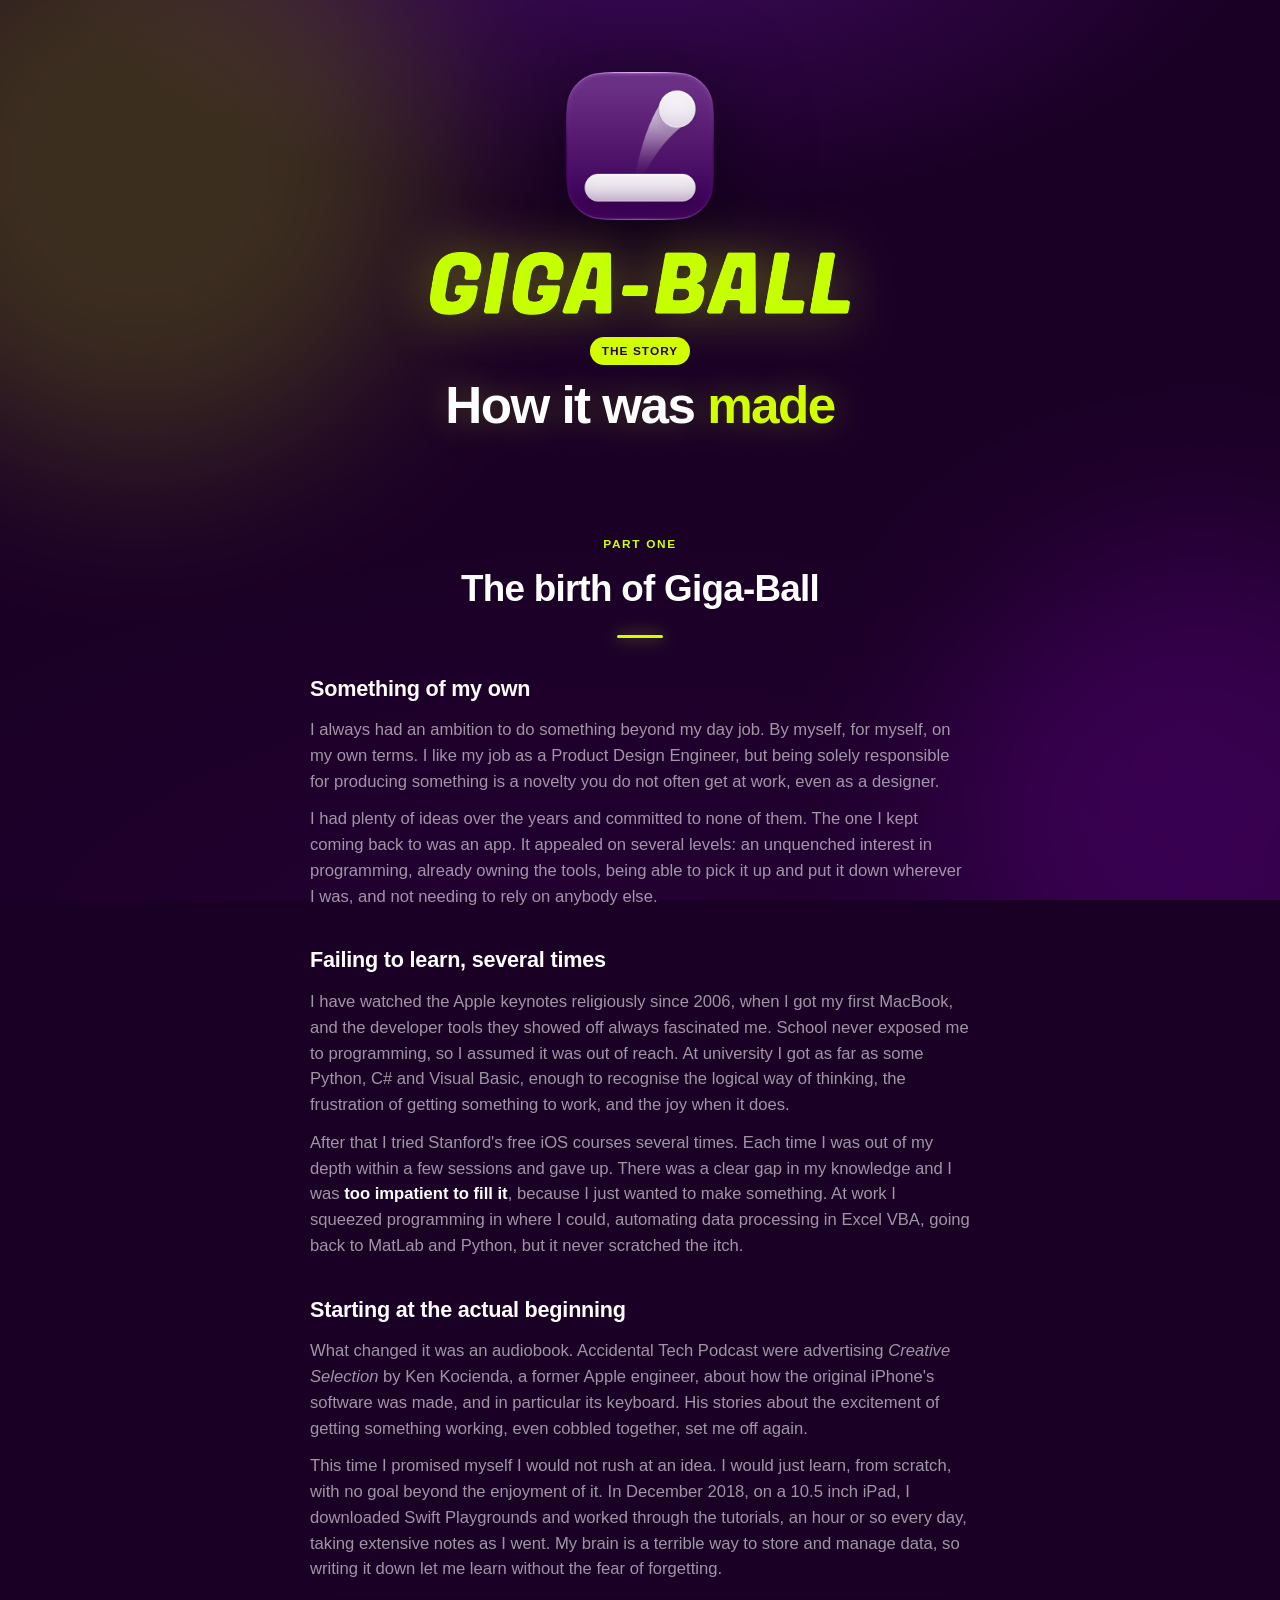
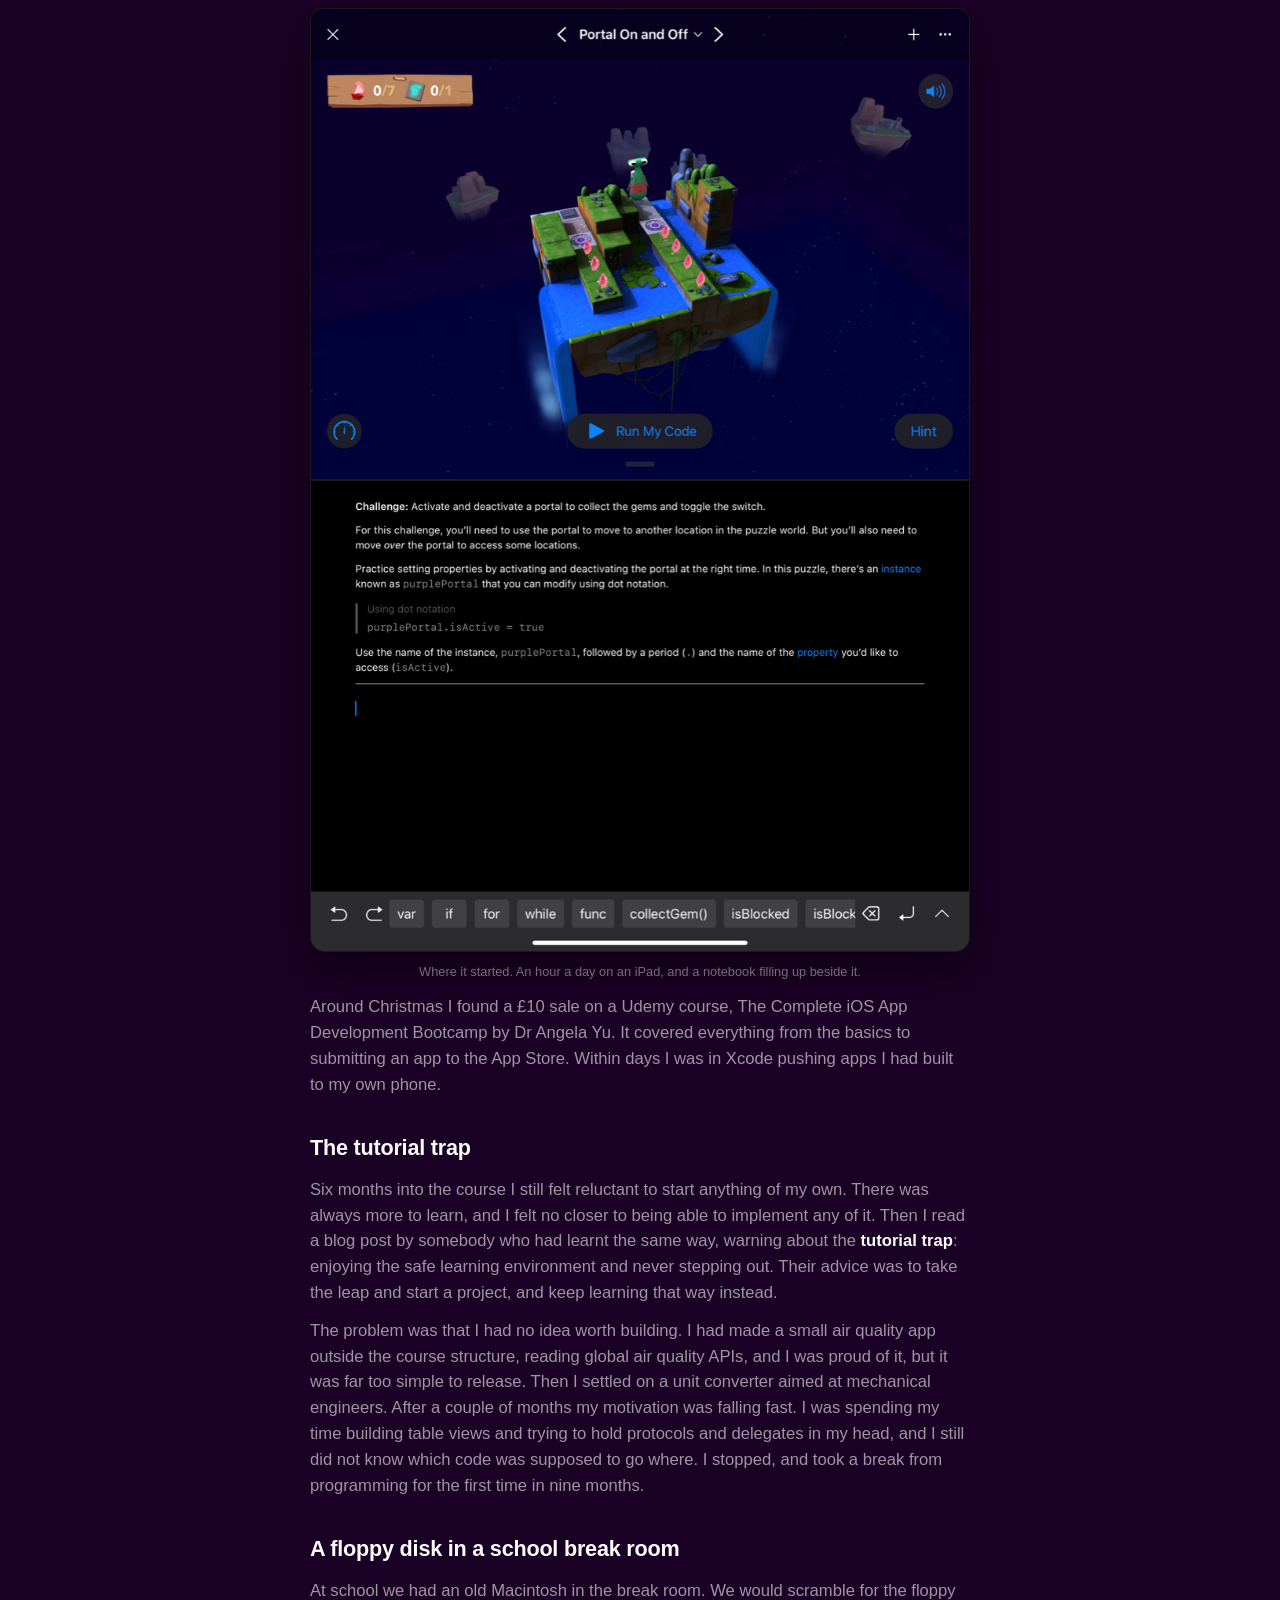
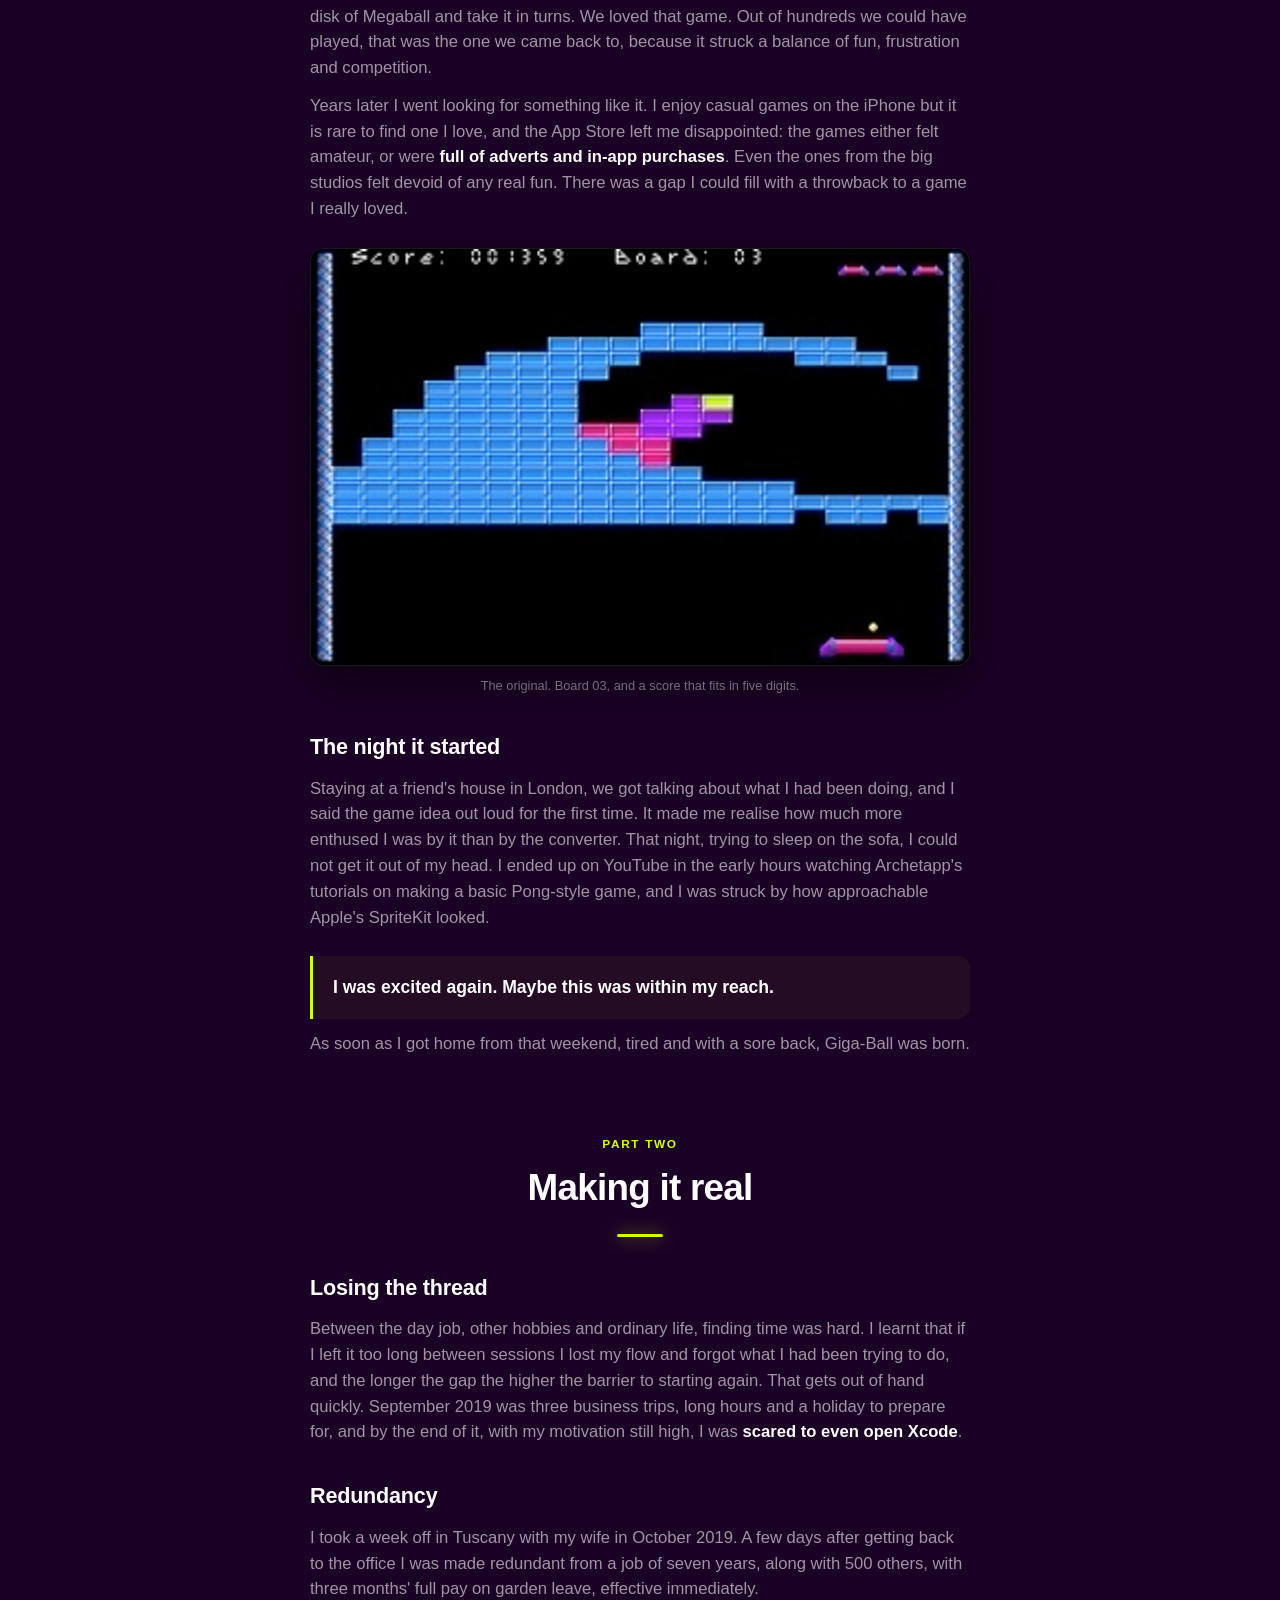
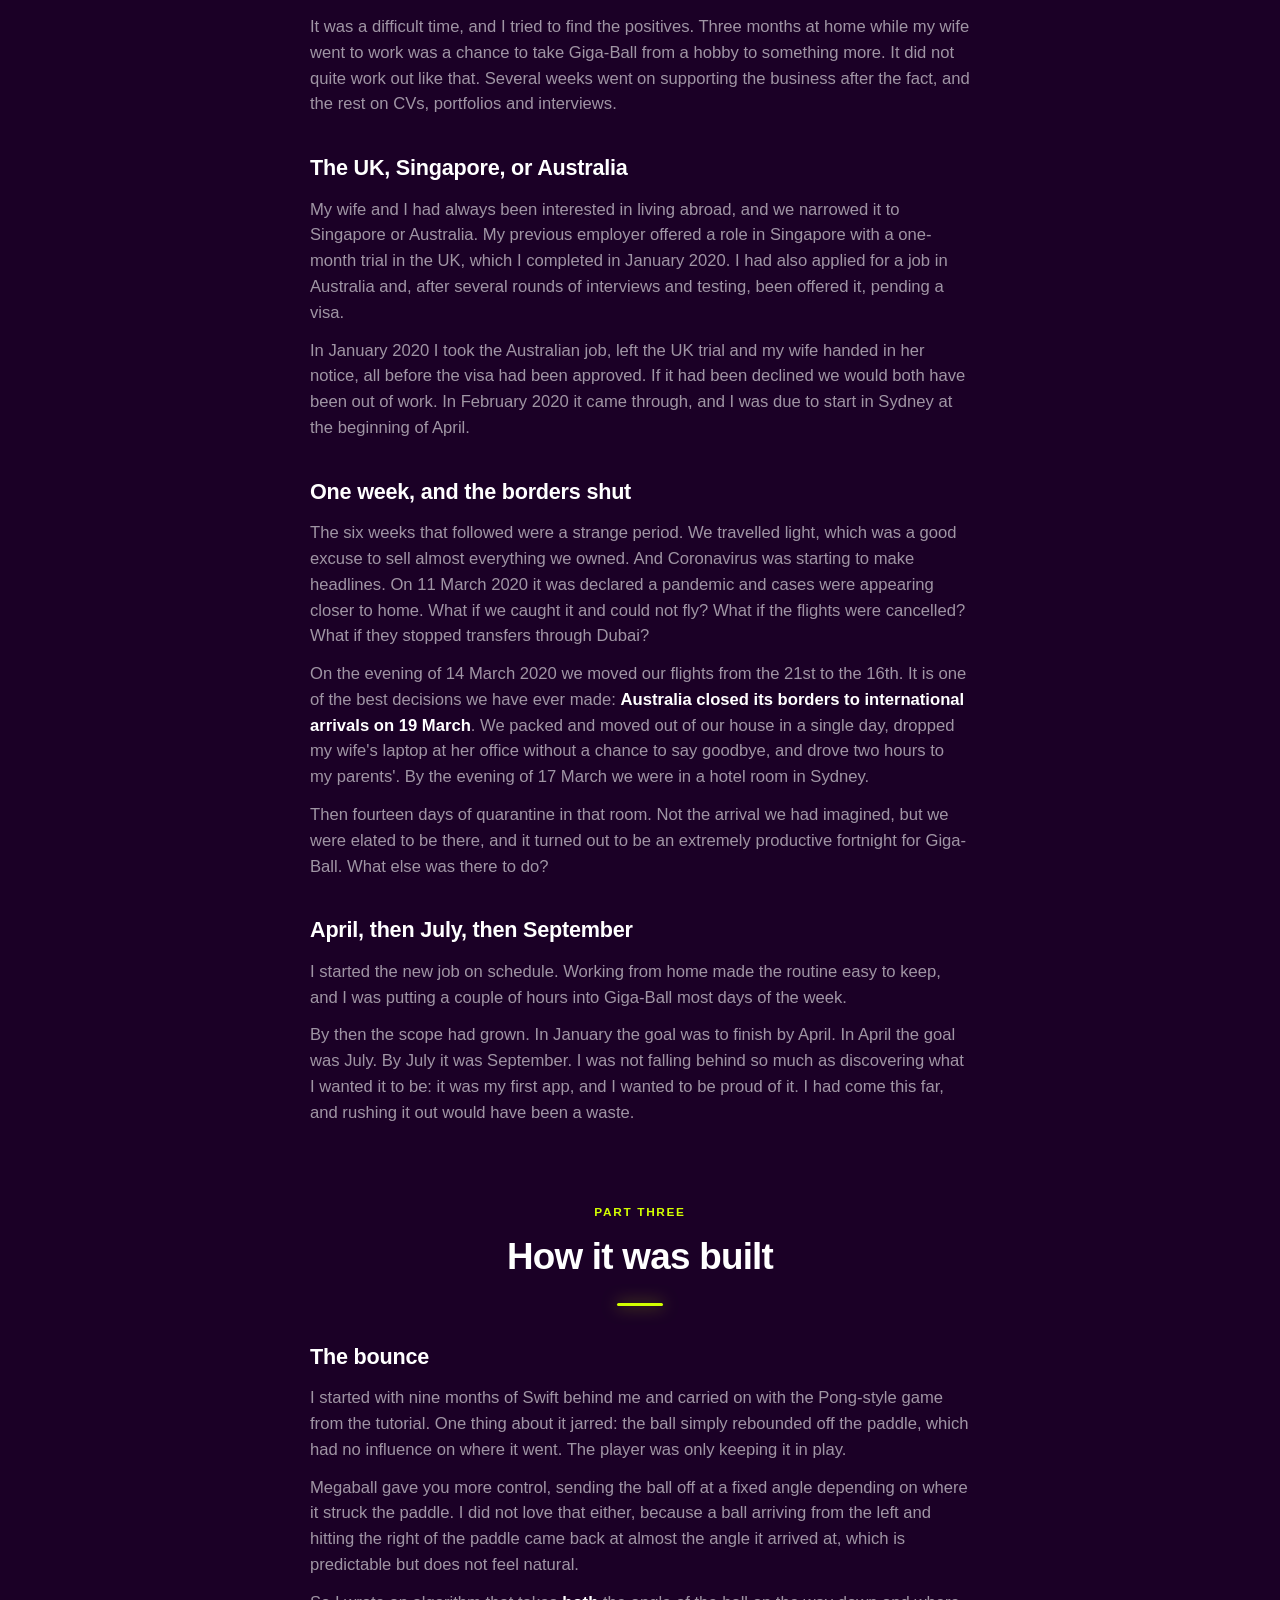
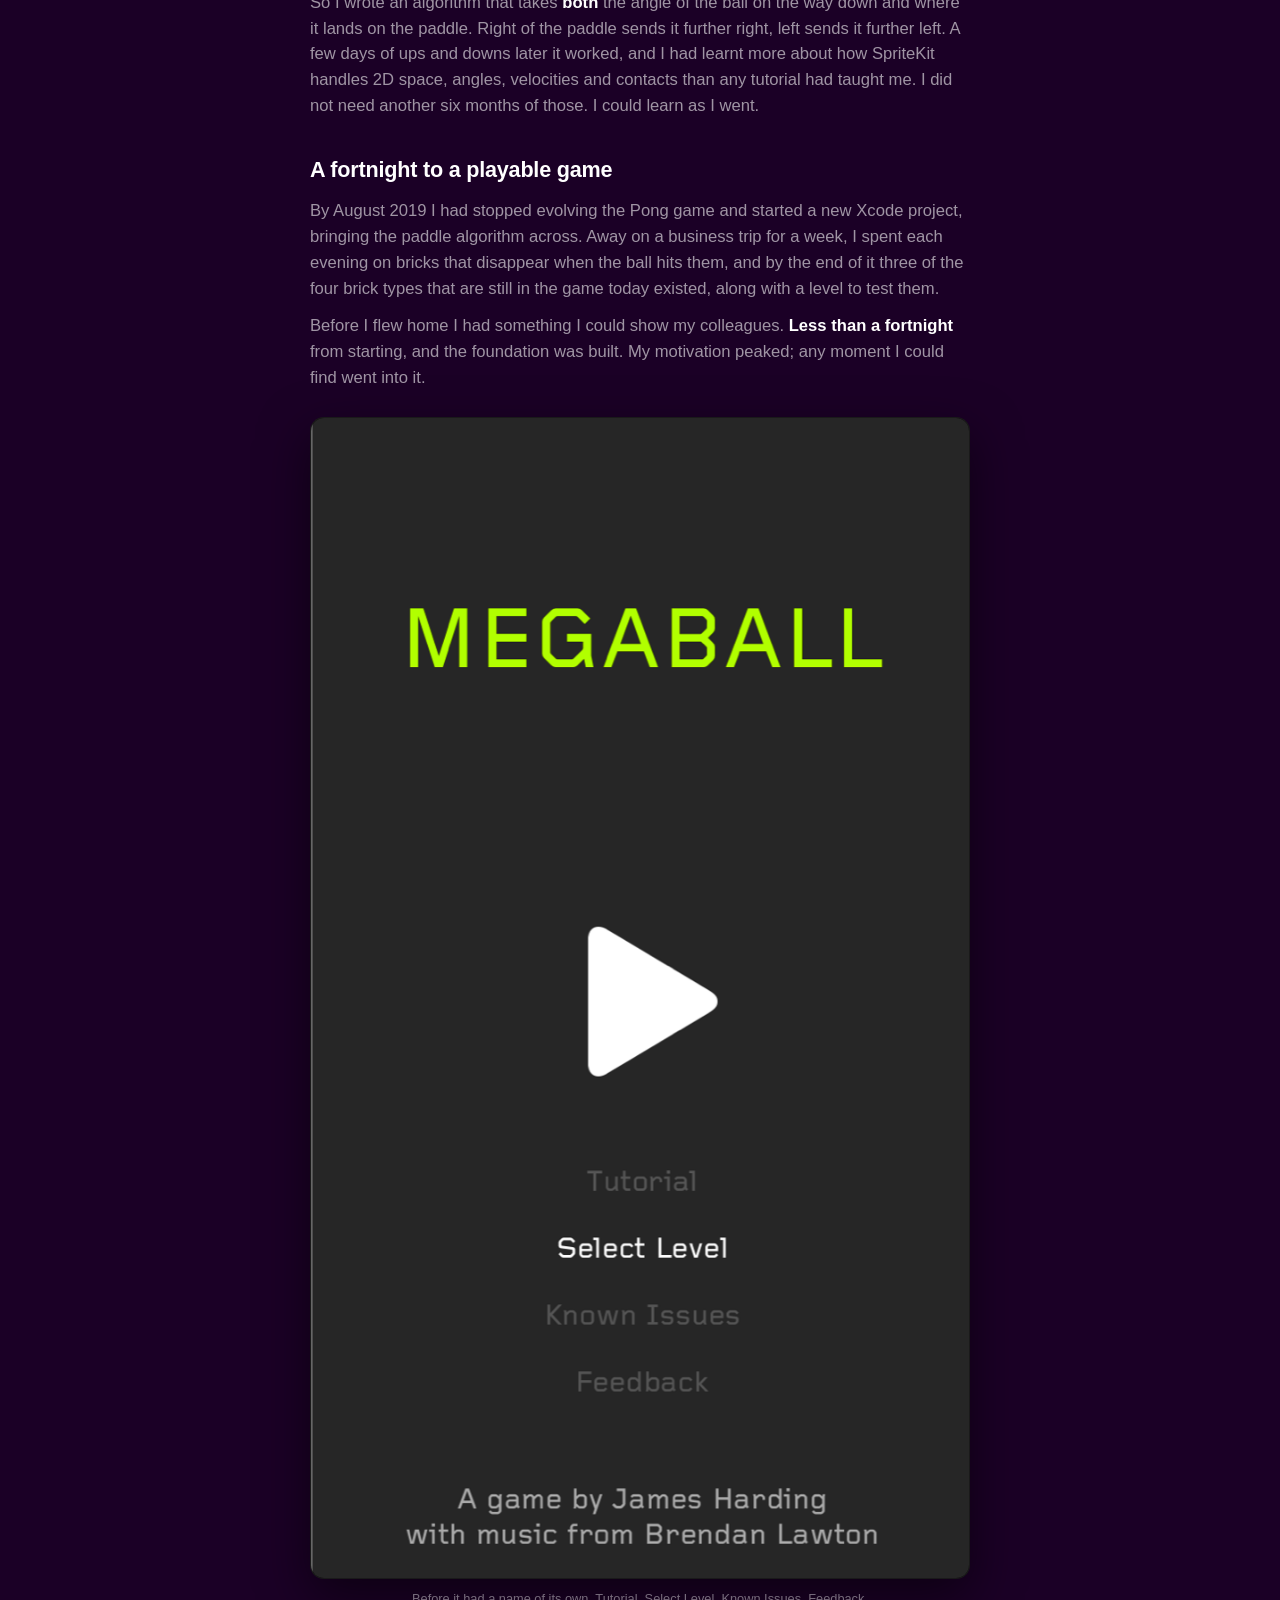
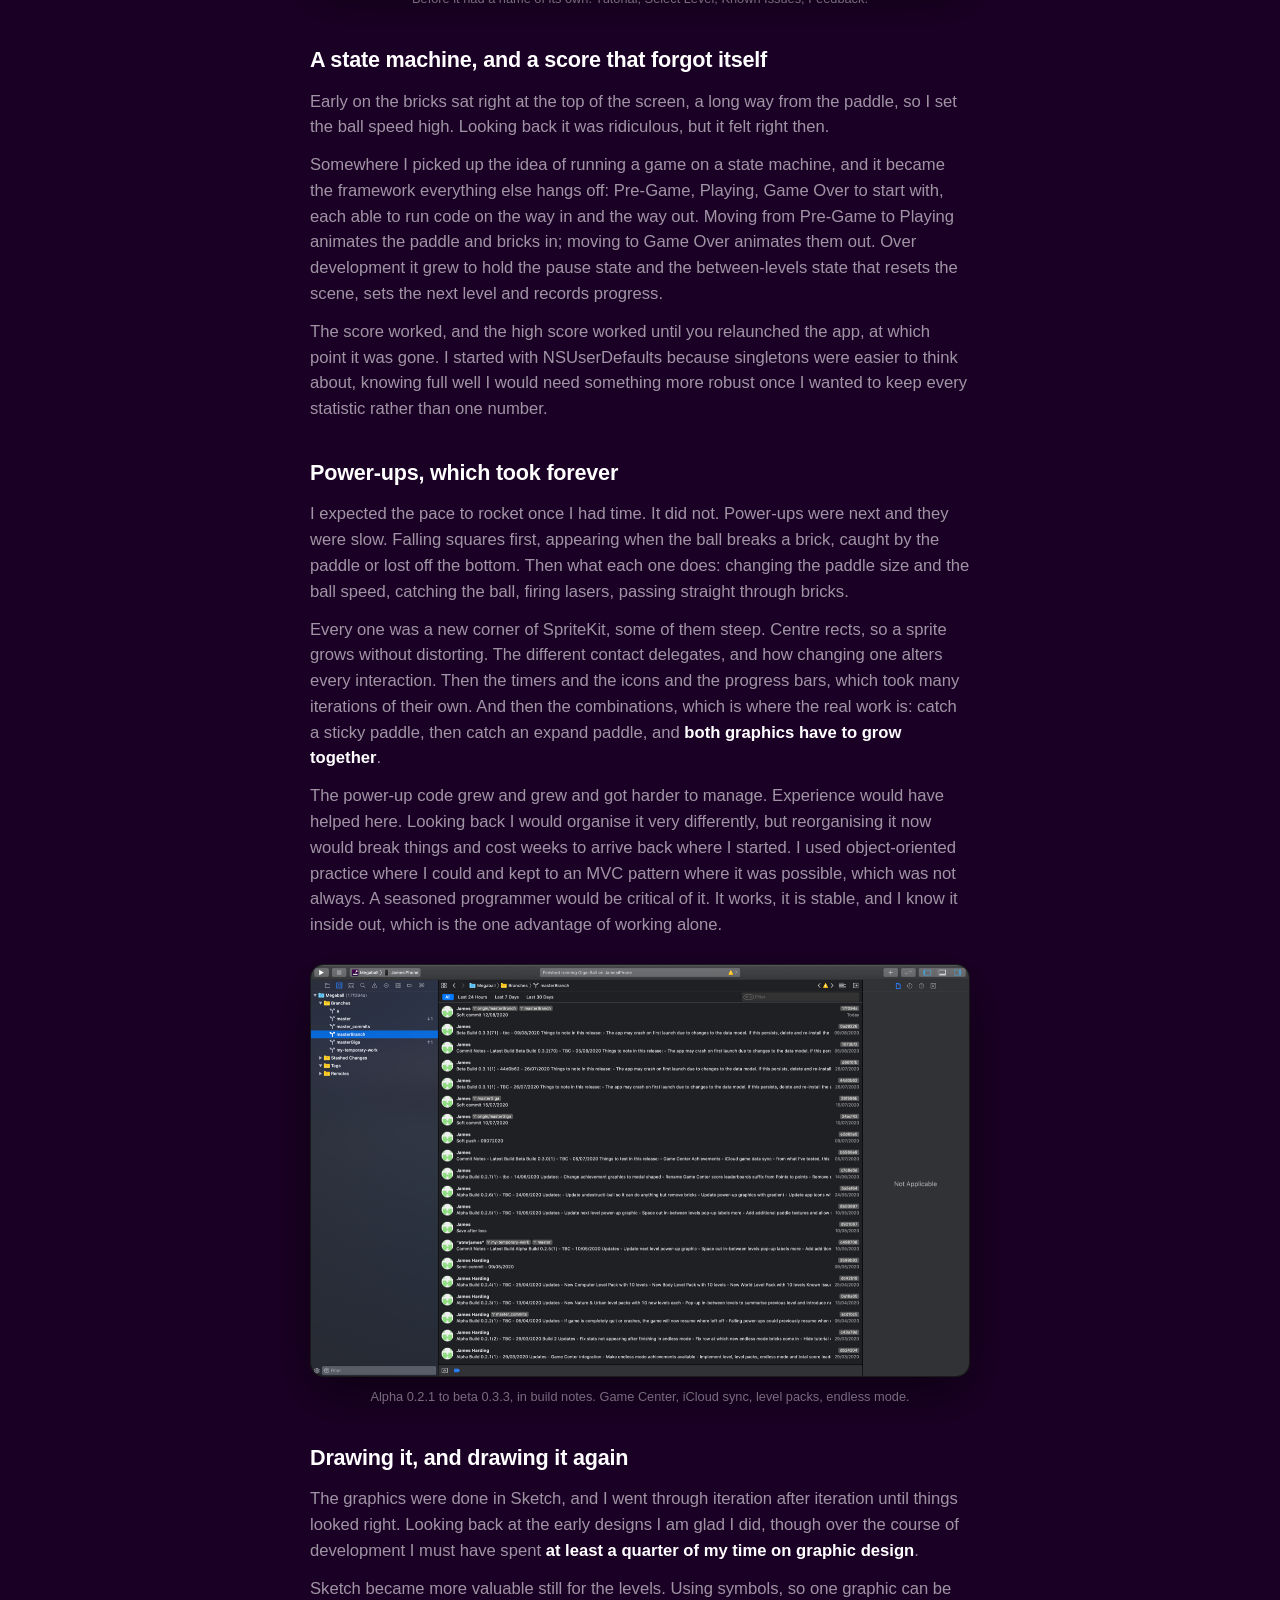
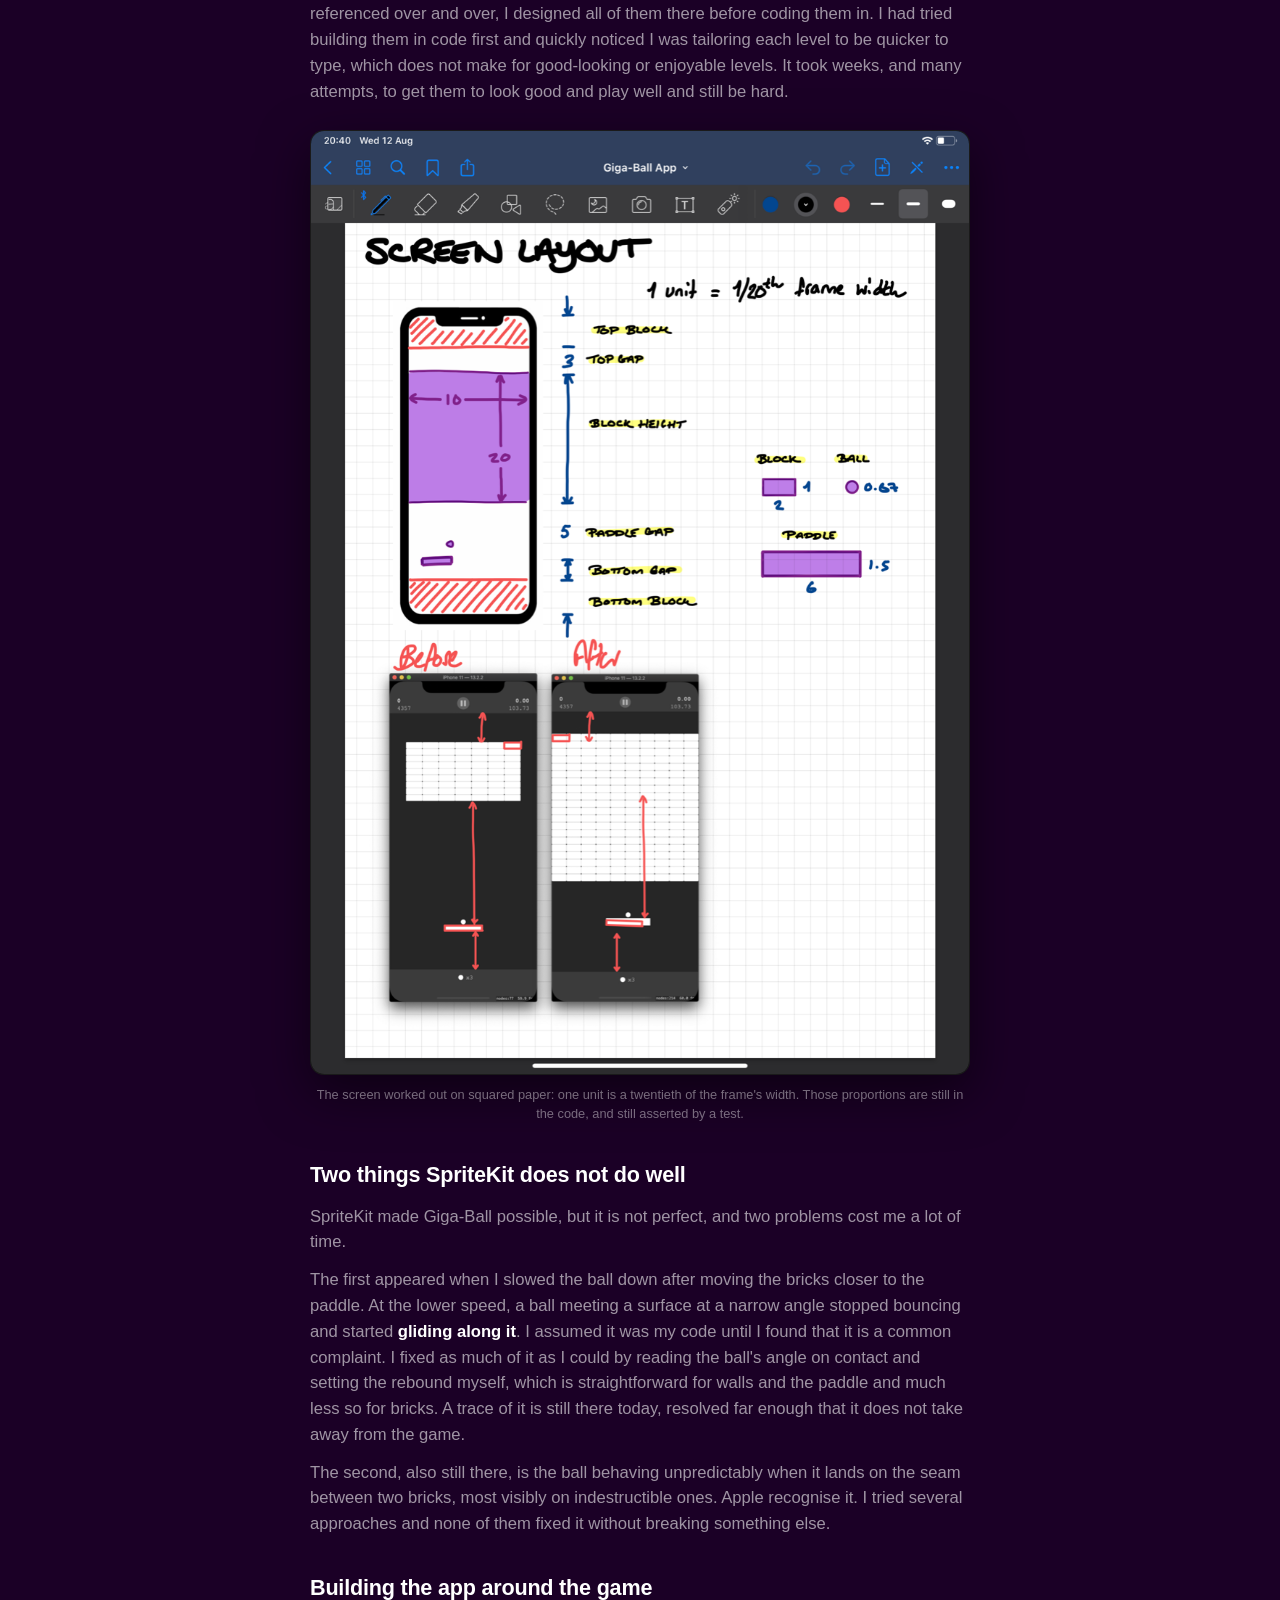
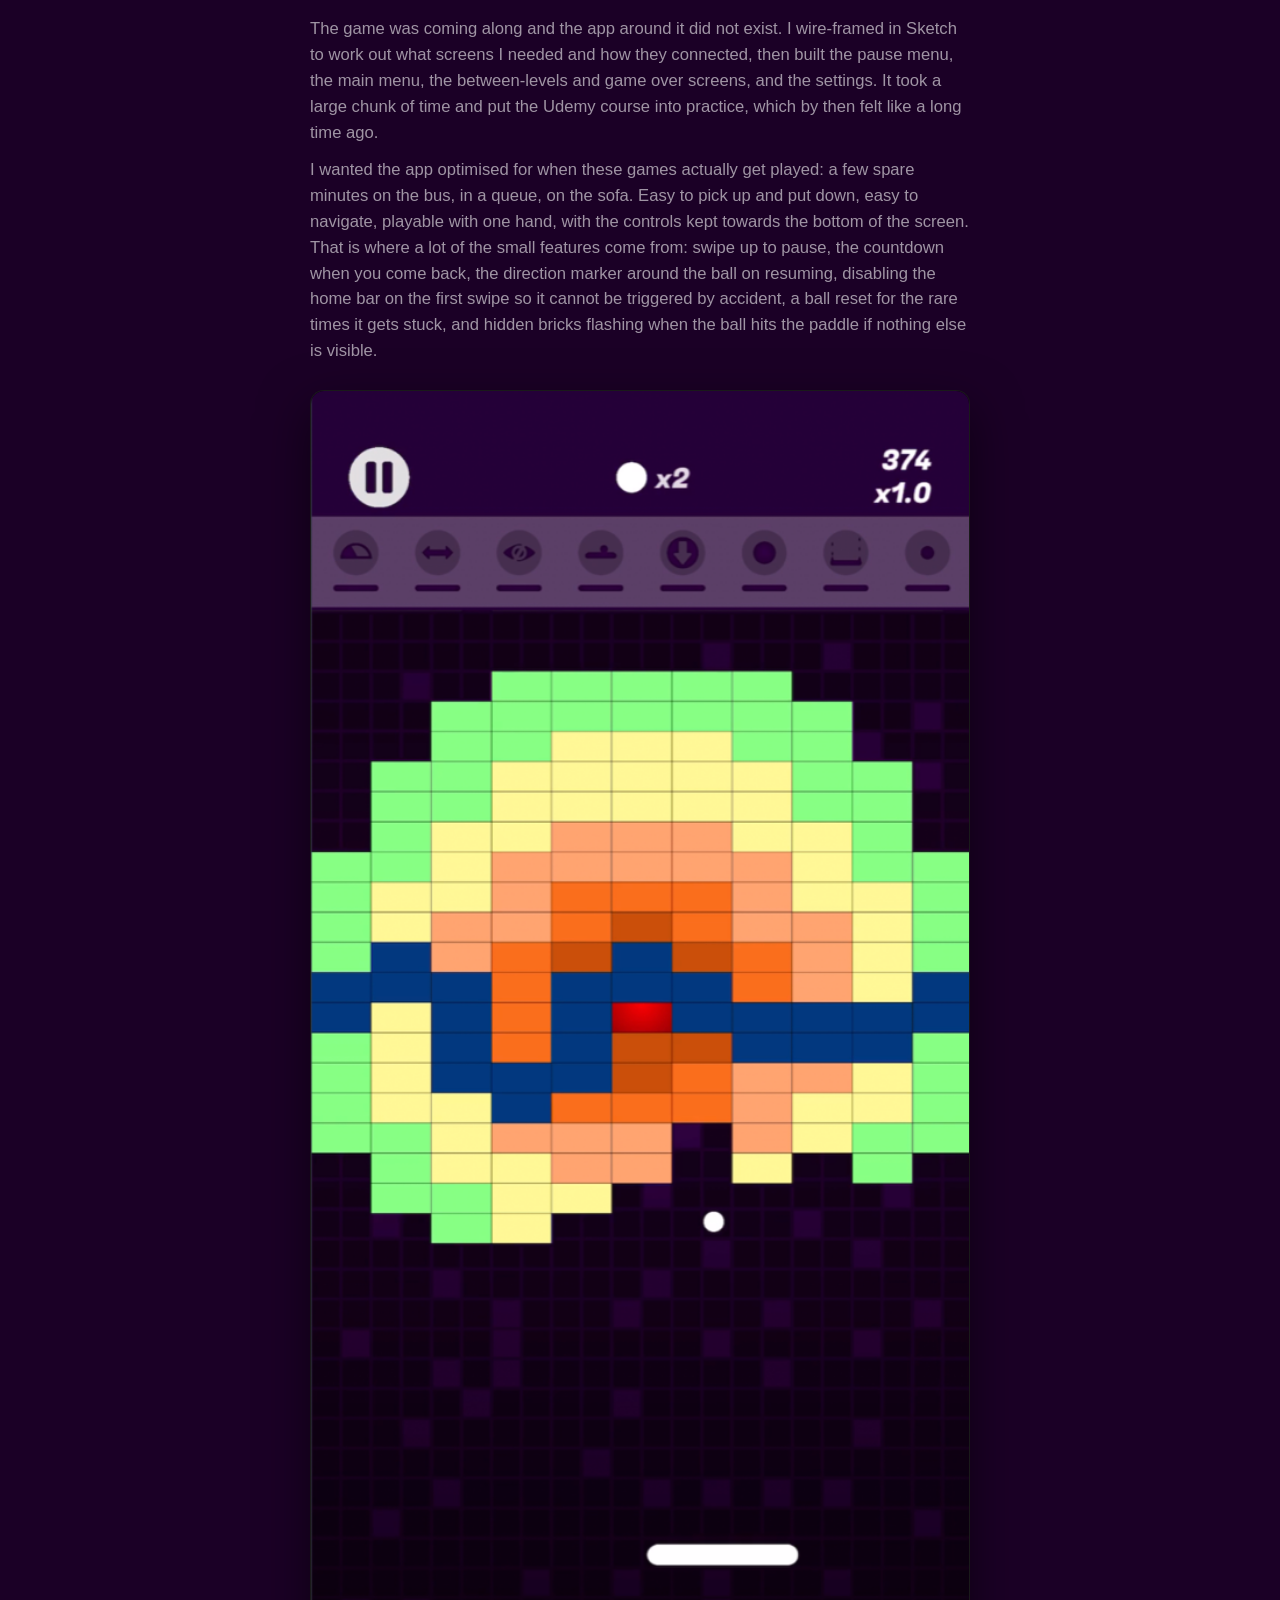
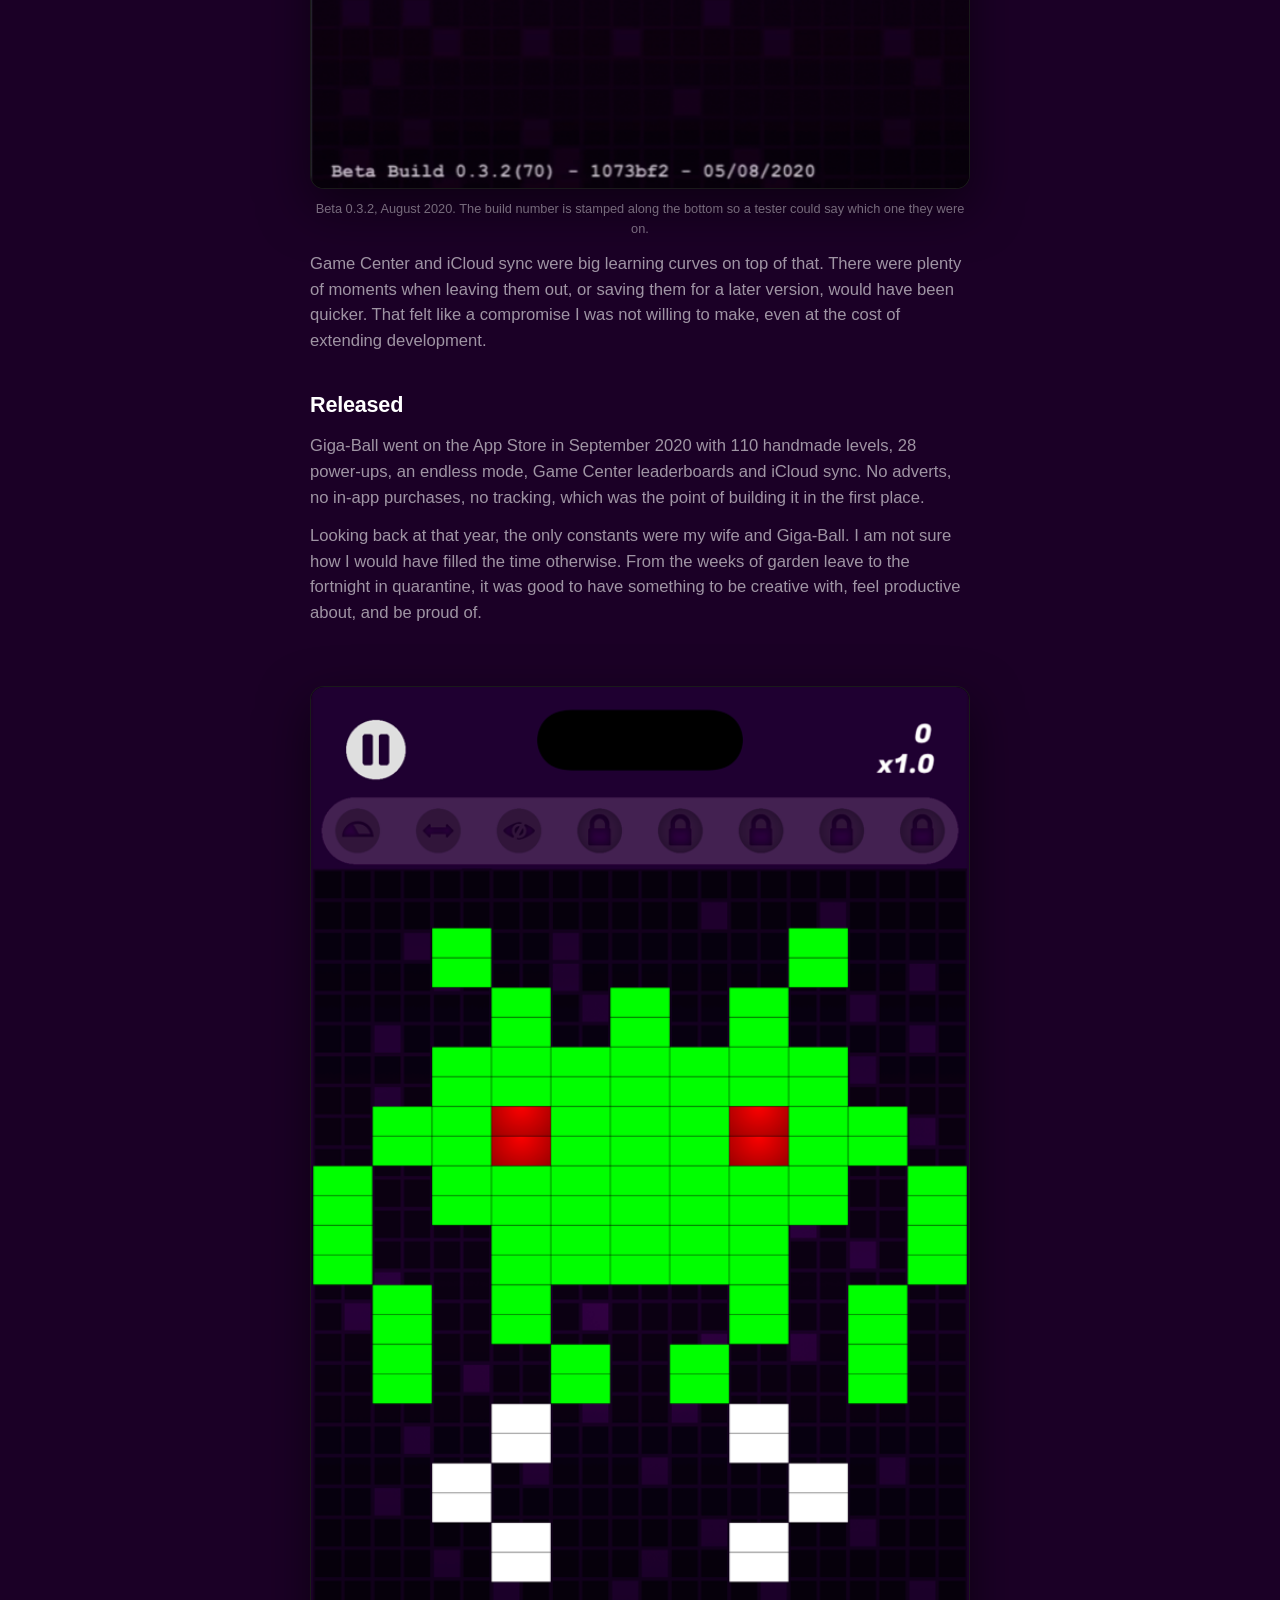
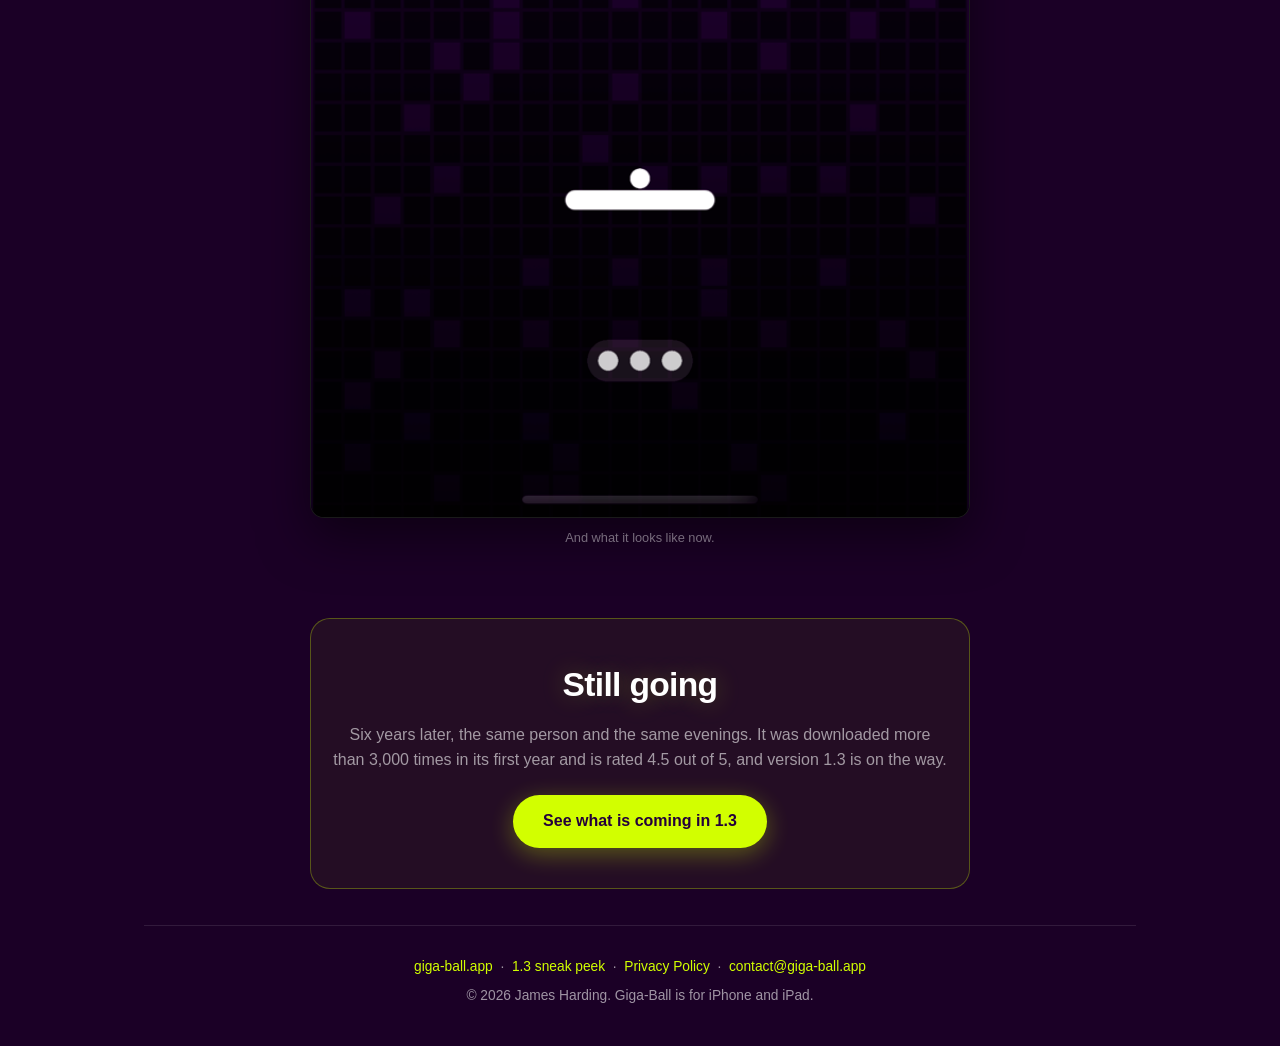
<file: story.html>
<!DOCTYPE html>
<html lang="en">
<head>
<meta charset="utf-8">
<meta name="viewport" content="width=device-width, initial-scale=1, viewport-fit=cover">
<title>How Giga-Ball was made</title>
<meta name="description" content="How Giga-Ball went from a game remembered from childhood to an App Store release: nine months of learning Swift, a redundancy, a move to Australia, and a launch in a pandemic.">
<meta name="theme-color" content="#1b0026">
<meta property="og:title" content="How Giga-Ball was made">
<meta property="og:description" content="One person, no studio, and about two years of evenings.">
<meta property="og:image" content="https://giga-ball.app/assets/icon.png">
<meta property="og:url" content="https://giga-ball.app/story.html">
<meta name="twitter:card" content="summary_large_image">
<link rel="icon" type="image/png" href="assets/icon.png">
<link rel="apple-touch-icon" href="assets/icon.png">
<link rel="stylesheet" href="shared.css">
<style>
  .top { text-align: center; padding: clamp(34px, 9vw, 72px) 0 clamp(10px, 4vw, 24px); }
  .flag { display: inline-block; margin-top: 22px; font-size: 0.74rem; font-weight: 800;
    letter-spacing: 0.09em; color: #24003a; background: var(--green);
    padding: 5px 12px; border-radius: 999px; text-transform: uppercase; }
  h1.title { margin-top: 14px; font-size: clamp(1.9rem, 9.5vw, 3.2rem); font-weight: 900;
    color: #fff; letter-spacing: -0.03em; line-height: 1.06;
    text-shadow: 0 0 34px rgba(210,255,0,0.3); }
  h1.title em { font-style: normal; color: var(--green); }

  /* Three parts, each announced, each a run of headed passages. The three are the three
     the original blog was written in, so somebody who read it then finds it where it was */
  article { max-width: 660px; margin: 0 auto; }

  .partmark { text-align: center; padding: clamp(46px, 11vw, 78px) 0 0; }
  .partmark .no { font-size: 0.74rem; font-weight: 800; letter-spacing: 0.14em;
    text-transform: uppercase; color: var(--green); }
  .partmark h2 { font-size: clamp(1.6rem, 7vw, 2.3rem); margin-top: 6px;
    text-shadow: none; }
  .partmark .rule { width: 46px; height: 3px; margin: 18px auto 0; border-radius: 2px;
    background: var(--green); box-shadow: 0 0 16px rgba(210,255,0,0.6); }

  .passage { padding: clamp(22px, 6vw, 34px) 0 0; }
  .passage h3 { font-size: clamp(1.1rem, 4.8vw, 1.35rem); color: #fff;
    letter-spacing: -0.01em; }
  .passage p { margin-top: 12px; color: var(--text-dim);
    font-size: clamp(0.98rem, 3.7vw, 1.04rem); }
  .passage p strong { color: #fff; font-weight: 600; }

  figure { margin-top: 26px; }
  figure img { width: 100%; display: block; border-radius: 14px;
    border: 1px solid var(--edge); background: #000;
    box-shadow: 0 18px 50px rgba(0,0,0,0.5); }
  figcaption { margin-top: 10px; font-size: 0.8rem; color: rgba(255,255,255,0.42);
    text-align: center; }

  blockquote { margin: 26px 0 0; padding: 18px 20px;
    border-left: 3px solid var(--green); border-radius: 0 12px 12px 0;
    background: rgba(210,255,0,0.05); color: #fff;
    font-size: clamp(1rem, 4vw, 1.1rem); font-weight: 600; line-height: 1.5; }

  .ends { max-width: 660px; margin: clamp(40px, 10vw, 70px) auto 0; text-align: center;
    border: 1px solid rgba(210,255,0,0.3); border-radius: 20px;
    padding: clamp(26px, 7vw, 40px) 22px; background: rgba(210,255,0,0.05); }
  .ends p { color: var(--text-dim); margin-top: 12px; }
</style>
</head>
<body>
<div class="glowfield" aria-hidden="true"></div>

<main>
  <header class="top">
    <a class="home" href="index.html" aria-label="Giga-Ball home">
      <div class="icon-float">
        <img class="icon" src="assets/icon.png" alt="">
      </div>
      <img class="wordmark" src="assets/logo.png" alt="Giga-Ball">
    </a>
    <span class="flag">The story</span>
    <h1 class="title">How it was <em>made</em></h1>
  </header>

  <article>

    <!-- ================= PART ONE ================= -->
    <div class="partmark reveal">
      <div class="no">Part one</div>
      <h2>The birth of Giga-Ball</h2>
      <div class="rule"></div>
    </div>

    <section class="passage reveal">
      <h3>Something of my own</h3>
      <p>
        I always had an ambition to do something beyond my day job. By myself, for myself,
        on my own terms. I like my job as a Product Design Engineer, but being solely
        responsible for producing something is a novelty you do not often get at work, even
        as a designer.
      </p>
      <p>
        I had plenty of ideas over the years and committed to none of them. The one I kept
        coming back to was an app. It appealed on several levels: an unquenched interest in
        programming, already owning the tools, being able to pick it up and put it down
        wherever I was, and not needing to rely on anybody else.
      </p>
    </section>

    <section class="passage reveal">
      <h3>Failing to learn, several times</h3>
      <p>
        I have watched the Apple keynotes religiously since 2006, when I got my first
        MacBook, and the developer tools they showed off always fascinated me. School never
        exposed me to programming, so I assumed it was out of reach. At university I got as
        far as some Python, C# and Visual Basic, enough to recognise the logical way of
        thinking, the frustration of getting something to work, and the joy when it does.
      </p>
      <p>
        After that I tried Stanford's free iOS courses several times. Each time I was out of
        my depth within a few sessions and gave up. There was a clear gap in my knowledge and
        I was <strong>too impatient to fill it</strong>, because I just wanted to make
        something. At work I squeezed programming in where I could, automating data
        processing in Excel VBA, going back to MatLab and Python, but it never scratched the
        itch.
      </p>
    </section>

    <section class="passage reveal">
      <h3>Starting at the actual beginning</h3>
      <p>
        What changed it was an audiobook. Accidental Tech Podcast were advertising
        <em>Creative Selection</em> by Ken Kocienda, a former Apple engineer, about how the
        original iPhone's software was made, and in particular its keyboard. His stories about
        the excitement of getting something working, even cobbled together, set me off again.
      </p>
      <p>
        This time I promised myself I would not rush at an idea. I would just learn, from
        scratch, with no goal beyond the enjoyment of it. In December 2018, on a 10.5 inch
        iPad, I downloaded Swift Playgrounds and worked through the tutorials, an hour or so
        every day, taking extensive notes as I went. My brain is a terrible way to store and
        manage data, so writing it down let me learn without the fear of forgetting.
      </p>
      <figure>
        <img src="assets/story-playgrounds.png" alt="A Swift Playgrounds puzzle open on an iPad, teaching properties and dot notation">
        <figcaption>Where it started. An hour a day on an iPad, and a notebook filling up beside it.</figcaption>
      </figure>
      <p>
        Around Christmas I found a £10 sale on a Udemy course, The Complete iOS App
        Development Bootcamp by Dr Angela Yu. It covered everything from the basics to
        submitting an app to the App Store. Within days I was in Xcode pushing apps I had
        built to my own phone.
      </p>
    </section>

    <section class="passage reveal">
      <h3>The tutorial trap</h3>
      <p>
        Six months into the course I still felt reluctant to start anything of my own. There
        was always more to learn, and I felt no closer to being able to implement any of it.
        Then I read a blog post by somebody who had learnt the same way, warning about the
        <strong>tutorial trap</strong>: enjoying the safe learning environment and never
        stepping out. Their advice was to take the leap and start a project, and keep learning
        that way instead.
      </p>
      <p>
        The problem was that I had no idea worth building. I had made a small air quality app
        outside the course structure, reading global air quality APIs, and I was proud of it,
        but it was far too simple to release. Then I settled on a unit converter aimed at
        mechanical engineers. After a couple of months my motivation was falling fast. I was
        spending my time building table views and trying to hold protocols and delegates in my
        head, and I still did not know which code was supposed to go where. I stopped, and took
        a break from programming for the first time in nine months.
      </p>
    </section>

    <section class="passage reveal">
      <h3>A floppy disk in a school break room</h3>
      <p>
        At school we had an old Macintosh in the break room. We would scramble for the floppy
        disk of Megaball and take it in turns. We loved that game. Out of hundreds we could
        have played, that was the one we came back to, because it struck a balance of fun,
        frustration and competition.
      </p>
      <p>
        Years later I went looking for something like it. I enjoy casual games on the iPhone
        but it is rare to find one I love, and the App Store left me disappointed: the games
        either felt amateur, or were <strong>full of adverts and in-app purchases</strong>.
        Even the ones from the big studios felt devoid of any real fun. There was a gap I
        could fill with a throwback to a game I really loved.
      </p>
      <figure>
        <img src="assets/story-megaball.png" alt="A screenshot of the original Megaball, the game that inspired Giga-Ball">
        <figcaption>The original. Board 03, and a score that fits in five digits.</figcaption>
      </figure>
    </section>

    <section class="passage reveal">
      <h3>The night it started</h3>
      <p>
        Staying at a friend's house in London, we got talking about what I had been doing, and
        I said the game idea out loud for the first time. It made me realise how much more
        enthused I was by it than by the converter. That night, trying to sleep on the sofa, I
        could not get it out of my head. I ended up on YouTube in the early hours watching
        Archetapp's tutorials on making a basic Pong-style game, and I was struck by how
        approachable Apple's SpriteKit looked.
      </p>
      <blockquote>
        I was excited again. Maybe this was within my reach.
      </blockquote>
      <p>
        As soon as I got home from that weekend, tired and with a sore back, Giga-Ball was
        born.
      </p>
    </section>

    <!-- ================= PART TWO ================= -->
    <div class="partmark reveal">
      <div class="no">Part two</div>
      <h2>Making it real</h2>
      <div class="rule"></div>
    </div>

    <section class="passage reveal">
      <h3>Losing the thread</h3>
      <p>
        Between the day job, other hobbies and ordinary life, finding time was hard. I learnt
        that if I left it too long between sessions I lost my flow and forgot what I had been
        trying to do, and the longer the gap the higher the barrier to starting again. That
        gets out of hand quickly. September 2019 was three business trips, long hours and a
        holiday to prepare for, and by the end of it, with my motivation still high, I was
        <strong>scared to even open Xcode</strong>.
      </p>
    </section>

    <section class="passage reveal">
      <h3>Redundancy</h3>
      <p>
        I took a week off in Tuscany with my wife in October 2019. A few days after getting
        back to the office I was made redundant from a job of seven years, along with 500
        others, with three months' full pay on garden leave, effective immediately.
      </p>
      <p>
        It was a difficult time, and I tried to find the positives. Three months at home while
        my wife went to work was a chance to take Giga-Ball from a hobby to something more.
        It did not quite work out like that. Several weeks went on supporting the business
        after the fact, and the rest on CVs, portfolios and interviews.
      </p>
    </section>

    <section class="passage reveal">
      <h3>The UK, Singapore, or Australia</h3>
      <p>
        My wife and I had always been interested in living abroad, and we narrowed it to
        Singapore or Australia. My previous employer offered a role in Singapore with a
        one-month trial in the UK, which I completed in January 2020. I had also applied for a
        job in Australia and, after several rounds of interviews and testing, been offered it,
        pending a visa.
      </p>
      <p>
        In January 2020 I took the Australian job, left the UK trial and my wife handed in her
        notice, all before the visa had been approved. If it had been declined we would both
        have been out of work. In February 2020 it came through, and I was due to start in
        Sydney at the beginning of April.
      </p>
    </section>

    <section class="passage reveal">
      <h3>One week, and the borders shut</h3>
      <p>
        The six weeks that followed were a strange period. We travelled light, which was a good
        excuse to sell almost everything we owned. And Coronavirus was starting to make
        headlines. On 11 March 2020 it was declared a pandemic and cases were appearing closer to
        home. What if we caught it and could not fly? What if the flights were cancelled? What
        if they stopped transfers through Dubai?
      </p>
      <p>
        On the evening of 14 March 2020 we moved our flights from the 21st to the 16th. It is one of the best decisions we have ever made: <strong>Australia closed its
        borders to international arrivals on 19 March</strong>. We packed and moved
        out of our house in a single day, dropped my wife's laptop at her office without a
        chance to say goodbye, and drove two hours to my parents'. By the evening of 17 March
        we were in a hotel room in Sydney.
      </p>
      <p>
        Then fourteen days of quarantine in that room. Not the arrival we had imagined, but we
        were elated to be there, and it turned out to be an extremely productive fortnight for
        Giga-Ball. What else was there to do?
      </p>
    </section>

    <section class="passage reveal">
      <h3>April, then July, then September</h3>
      <p>
        I started the new job on schedule. Working from home made the routine easy to keep, and
        I was putting a couple of hours into Giga-Ball most days of the week.
      </p>
      <p>
        By then the scope had grown. In January the goal was to finish by April. In April the
        goal was July. By July it was September. I was not falling behind so much as
        discovering what I wanted it to be: it was my first app, and I wanted to be proud of
        it. I had come this far, and rushing it out would have been a waste.
      </p>
    </section>

    <!-- ================= PART THREE ================= -->
    <div class="partmark reveal">
      <div class="no">Part three</div>
      <h2>How it was built</h2>
      <div class="rule"></div>
    </div>

    <section class="passage reveal">
      <h3>The bounce</h3>
      <p>
        I started with nine months of Swift behind me and carried on with the Pong-style game
        from the tutorial. One thing about it jarred: the ball simply rebounded off the paddle,
        which had no influence on where it went. The player was only keeping it in play.
      </p>
      <p>
        Megaball gave you more control, sending the ball off at a fixed angle depending on
        where it struck the paddle. I did not love that either, because a ball arriving from
        the left and hitting the right of the paddle came back at almost the angle it arrived
        at, which is predictable but does not feel natural.
      </p>
      <p>
        So I wrote an algorithm that takes <strong>both</strong> the angle of the ball on the
        way down and where it lands on the paddle. Right of the paddle sends it further right,
        left sends it further left. A few days of ups and downs later it worked, and I had
        learnt more about how SpriteKit handles 2D space, angles, velocities and contacts than
        any tutorial had taught me. I did not need another six months of those. I could learn
        as I went.
      </p>
    </section>

    <section class="passage reveal">
      <h3>A fortnight to a playable game</h3>
      <p>
        By August 2019 I had stopped evolving the Pong game and started a new Xcode project,
        bringing the paddle algorithm across. Away on a business trip for a week, I spent each
        evening on bricks that disappear when the ball hits them, and by the end of it three of
        the four brick types that are still in the game today existed, along with a level to
        test them.
      </p>
      <p>
        Before I flew home I had something I could show my colleagues. <strong>Less than a
        fortnight</strong> from starting, and the foundation was built. My motivation peaked;
        any moment I could find went into it.
      </p>
      <figure>
        <img src="assets/story-early-menu.png" alt="An early main menu, when the game was still called Megaball">
        <figcaption>Before it had a name of its own. Tutorial, Select Level, Known Issues, Feedback.</figcaption>
      </figure>
    </section>

    <section class="passage reveal">
      <h3>A state machine, and a score that forgot itself</h3>
      <p>
        Early on the bricks sat right at the top of the screen, a long way from the paddle, so
        I set the ball speed high. Looking back it was ridiculous, but it felt right then.
      </p>
      <p>
        Somewhere I picked up the idea of running a game on a state machine, and it became the
        framework everything else hangs off: Pre-Game, Playing, Game Over to start with, each
        able to run code on the way in and the way out. Moving from Pre-Game to Playing animates
        the paddle and bricks in; moving to Game Over animates them out. Over development it
        grew to hold the pause state and the between-levels state that resets the scene, sets
        the next level and records progress.
      </p>
      <p>
        The score worked, and the high score worked until you relaunched the app, at which point
        it was gone. I started with NSUserDefaults because singletons were easier to think
        about, knowing full well I would need something more robust once I wanted to keep every
        statistic rather than one number.
      </p>
    </section>

    <section class="passage reveal">
      <h3>Power-ups, which took forever</h3>
      <p>
        I expected the pace to rocket once I had time. It did not. Power-ups were next and they
        were slow. Falling squares first, appearing when the ball breaks a brick, caught by the
        paddle or lost off the bottom. Then what each one does: changing the paddle size and the
        ball speed, catching the ball, firing lasers, passing straight through bricks.
      </p>
      <p>
        Every one was a new corner of SpriteKit, some of them steep. Centre rects, so a sprite
        grows without distorting. The different contact delegates, and how changing one alters
        every interaction. Then the timers and the icons and the progress bars, which took many
        iterations of their own. And then the combinations, which is where the real work is:
        catch a sticky paddle, then catch an expand paddle, and <strong>both graphics have to
        grow together</strong>.
      </p>
      <p>
        The power-up code grew and grew and got harder to manage. Experience would have helped
        here. Looking back I would organise it very differently, but reorganising it now would
        break things and cost weeks to arrive back where I started. I used object-oriented
        practice where I could and kept to an MVC pattern where it was possible, which was not
        always. A seasoned programmer would be critical of it. It works, it is stable, and I
        know it inside out, which is the one advantage of working alone.
      </p>
      <figure>
        <img src="assets/story-commits.png" alt="A long list of Giga-Ball commits and build notes in Xcode">
        <figcaption>Alpha 0.2.1 to beta 0.3.3, in build notes. Game Center, iCloud sync, level packs, endless mode.</figcaption>
      </figure>
    </section>

    <section class="passage reveal">
      <h3>Drawing it, and drawing it again</h3>
      <p>
        The graphics were done in Sketch, and I went through iteration after iteration until
        things looked right. Looking back at the early designs I am glad I did, though over the
        course of development I must have spent <strong>at least a quarter of my time on
        graphic design</strong>.
      </p>
      <p>
        Sketch became more valuable still for the levels. Using symbols, so one graphic can be
        referenced over and over, I designed all of them there before coding them in. I had
        tried building them in code first and quickly noticed I was tailoring each level to be
        quicker to type, which does not make for good-looking or enjoyable levels. It took
        weeks, and many attempts, to get them to look good and play well and still be hard.
      </p>
      <figure>
        <img src="assets/story-layout.png" alt="Handwritten notes working out the screen layout in units of frame width">
        <figcaption>The screen worked out on squared paper: one unit is a twentieth of the frame's width. Those proportions are still in the code, and still asserted by a test.</figcaption>
      </figure>
    </section>

    <section class="passage reveal">
      <h3>Two things SpriteKit does not do well</h3>
      <p>
        SpriteKit made Giga-Ball possible, but it is not perfect, and two problems cost me a
        lot of time.
      </p>
      <p>
        The first appeared when I slowed the ball down after moving the bricks closer to the
        paddle. At the lower speed, a ball meeting a surface at a narrow angle stopped bouncing
        and started <strong>gliding along it</strong>. I assumed it was my code until I found
        that it is a common complaint. I fixed as much of it as I could by reading the ball's
        angle on contact and setting the rebound myself, which is straightforward for walls and
        the paddle and much less so for bricks. A trace of it is still there today, resolved far
        enough that it does not take away from the game.
      </p>
      <p>
        The second, also still there, is the ball behaving unpredictably when it lands on the
        seam between two bricks, most visibly on indestructible ones. Apple recognise it. I
        tried several approaches and none of them fixed it without breaking something else.
      </p>
    </section>

    <section class="passage reveal">
      <h3>Building the app around the game</h3>
      <p>
        The game was coming along and the app around it did not exist. I wire-framed in Sketch
        to work out what screens I needed and how they connected, then built the pause menu,
        the main menu, the between-levels and game over screens, and the settings. It took a
        large chunk of time and put the Udemy course into practice, which by then felt like a
        long time ago.
      </p>
      <p>
        I wanted the app optimised for when these games actually get played: a few spare
        minutes on the bus, in a queue, on the sofa. Easy to pick up and put down, easy to
        navigate, playable with one hand, with the controls kept towards the bottom of the
        screen. That is where a lot of the small features come from: swipe up to pause, the
        countdown when you come back, the direction marker around the ball on resuming,
        disabling the home bar on the first swipe so it cannot be triggered by accident, a ball
        reset for the rare times it gets stuck, and hidden bricks flashing when the ball hits
        the paddle if nothing else is visible.
      </p>
      <figure>
        <img src="assets/story-beta.png" alt="A Giga-Ball beta build, with the build number stamped along the bottom of the screen">
        <figcaption>Beta 0.3.2, August 2020. The build number is stamped along the bottom so a tester could say which one they were on.</figcaption>
      </figure>
      <p>
        Game Center and iCloud sync were big learning curves on top of that. There were plenty
        of moments when leaving them out, or saving them for a later version, would have been
        quicker. That felt like a compromise I was not willing to make, even at the cost of
        extending development.
      </p>
    </section>

    <section class="passage reveal">
      <h3>Released</h3>
      <p>
        Giga-Ball went on the App Store in September 2020 with 110 handmade levels, 28
        power-ups, an endless mode, Game Center leaderboards and iCloud sync. No adverts, no
        in-app purchases, no tracking, which was the point of building it in the first place.
      </p>
      <p>
        Looking back at that year, the only constants were my wife and Giga-Ball. I am not sure
        how I would have filled the time otherwise. From the weeks of garden leave to the
        fortnight in quarantine, it was good to have something to be creative with, feel
        productive about, and be proud of.
      </p>
    </section>

    <section class="passage reveal">
      <figure>
        <img src="assets/shot-invader.png" alt="A finished Giga-Ball level shaped like a space invader">
        <figcaption>And what it looks like now.</figcaption>
      </figure>
    </section>

    <div class="ends reveal">
      <h2 style="text-align:center">Still going</h2>
      <p>
        Six years later, the same person and the same evenings. It was downloaded more than
        3,000 times in its first year and is rated 4.5 out of 5, and version 1.3 is on the way.
      </p>
      <a class="solid" style="margin-top:22px" href="sneak-peek.html">See what is coming in 1.3</a>
    </div>
  </article>

  <footer>
    <p><a href="index.html">giga-ball.app</a> &nbsp;·&nbsp; <a href="sneak-peek.html">1.3 sneak peek</a> &nbsp;·&nbsp; <a href="privacy.html">Privacy Policy</a> &nbsp;·&nbsp; <a href="mailto:contact@giga-ball.app">contact@giga-ball.app</a></p>
    <p style="margin-top:8px">© 2026 James Harding. Giga-Ball is for iPhone and iPad.</p>
  </footer>
</main>

<script src="shared.js"></script>
</body>
</html>
</file>
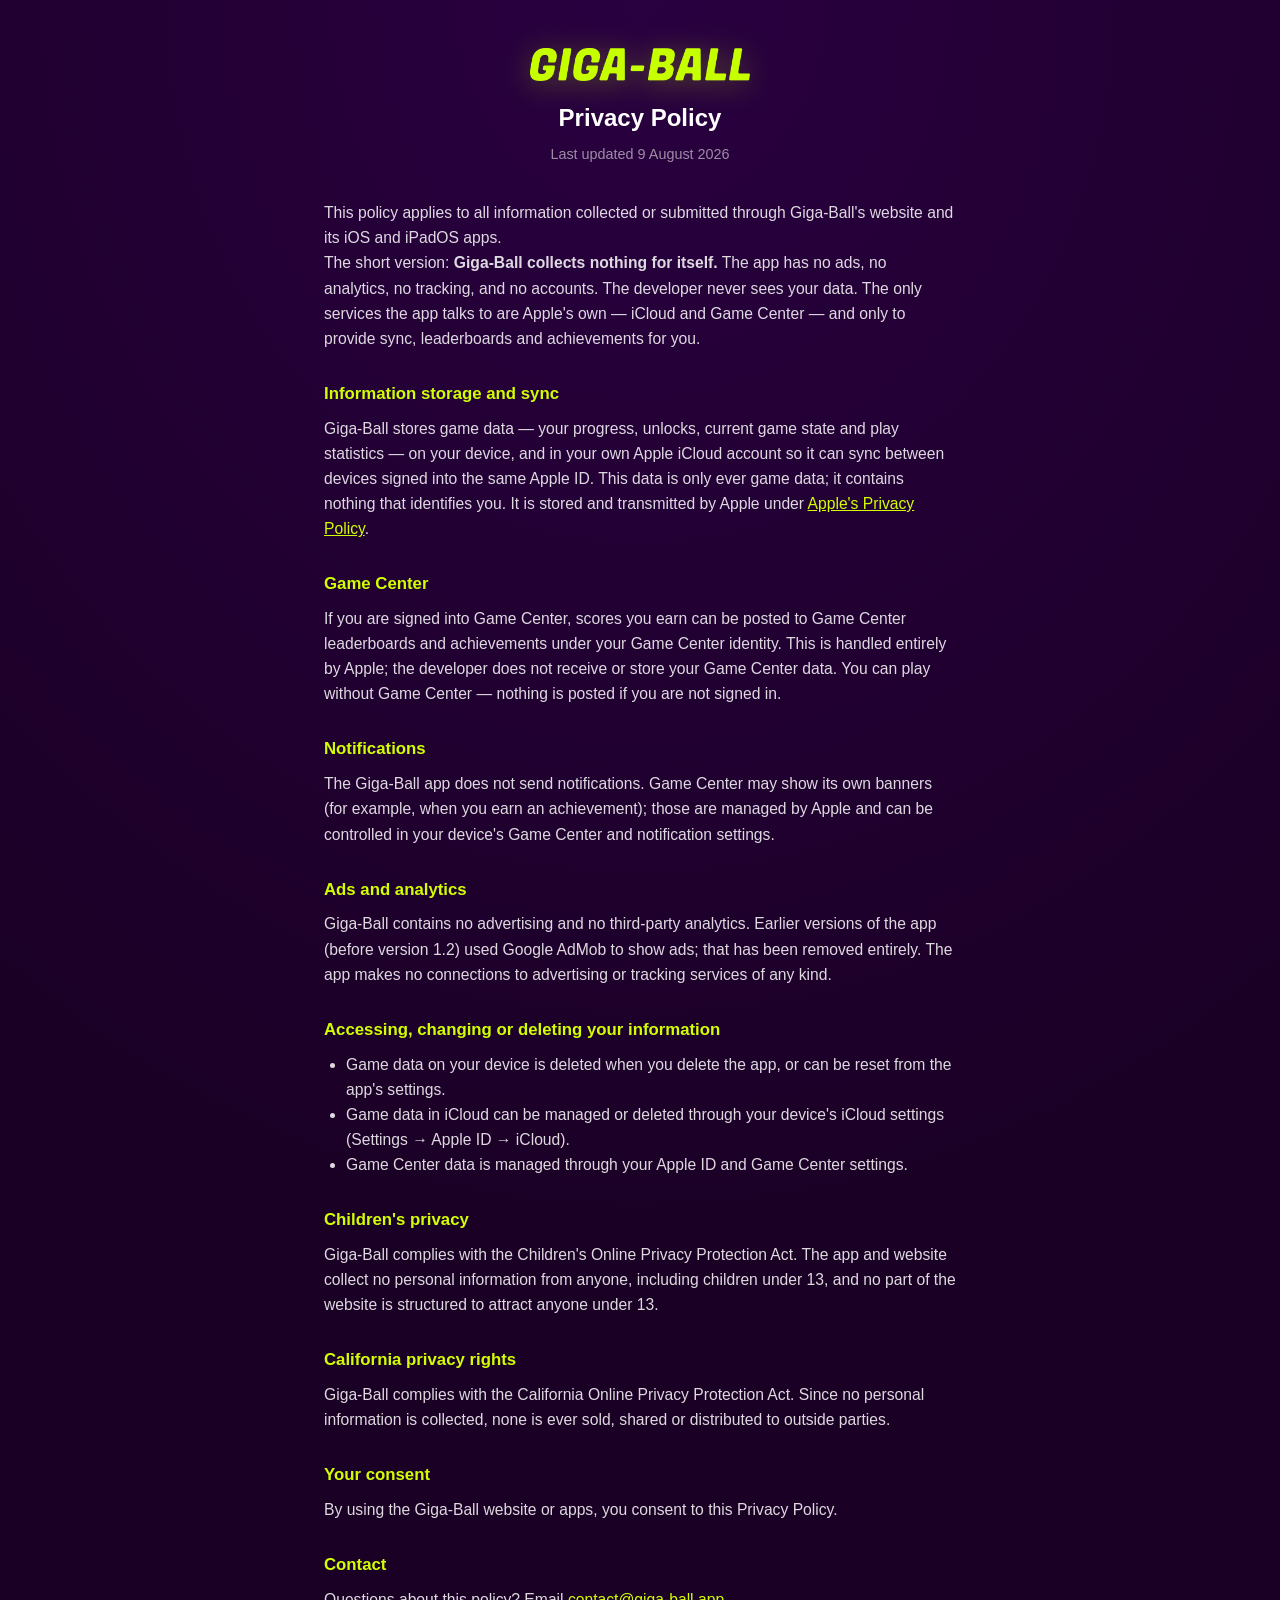
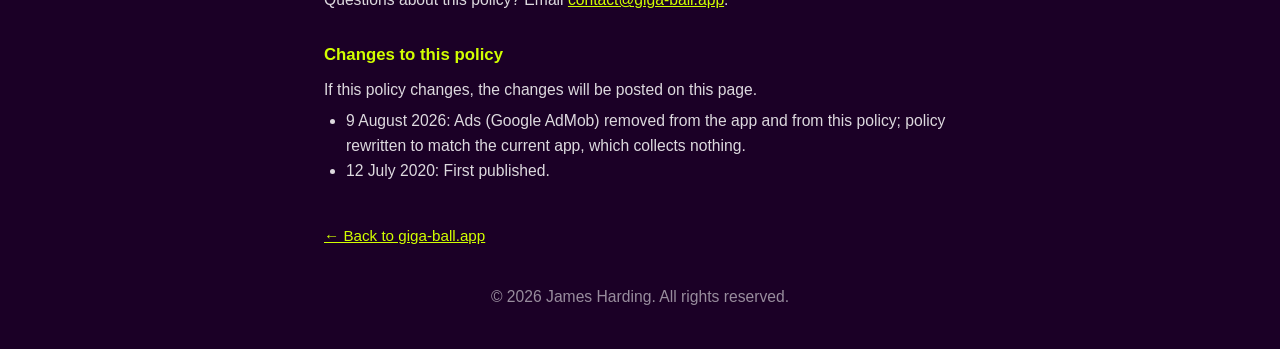
<file: website/privacy.html>
<!DOCTYPE html>
<html lang="en">
<head>
<meta charset="utf-8">
<meta name="viewport" content="width=device-width, initial-scale=1">
<title>Giga-Ball — Privacy Policy</title>
<meta name="description" content="Giga-Ball's privacy policy. No ads, no analytics, no data collected by the developer.">
<link rel="icon" type="image/png" href="assets/icon.png">
<style>
  :root {
    --purple-deep: #1b0026;
    --purple: #290040;
    --green: #d2ff00;
    --white-soft: rgba(255, 255, 255, 0.85);
    --white-faint: rgba(255, 255, 255, 0.55);
  }
  * { margin: 0; padding: 0; box-sizing: border-box; }
  body {
    background: radial-gradient(120% 90% at 50% 0%, var(--purple) 0%, var(--purple-deep) 70%);
    color: var(--white-soft);
    font-family: -apple-system, BlinkMacSystemFont, "Segoe UI", Helvetica, Arial, sans-serif;
    min-height: 100vh;
  }
  main { max-width: 680px; margin: 0 auto; padding: 48px 24px 40px; line-height: 1.6; }
  .logo { max-width: 220px; display: block; margin: 0 auto 10px;
          filter: drop-shadow(0 4px 14px rgba(210, 255, 0, 0.3)); }
  h1 { color: #fff; font-size: 1.5rem; text-align: center; margin: 18px 0 6px; }
  .updated { text-align: center; color: var(--white-faint); font-size: 0.9rem; margin-bottom: 34px; }
  h2 { color: var(--green); font-size: 1.05rem; margin: 30px 0 8px; }
  p, li { font-size: 0.98rem; }
  ul { padding-left: 22px; margin-top: 6px; }
  a { color: var(--green); }
  .back { display: inline-block; margin-top: 40px; font-size: 0.95rem; }
  footer { margin-top: 36px; font-size: 0.85rem; color: var(--white-faint); text-align: center; }
</style>
</head>
<body>
<main>
  <a href="index.html"><img class="logo" src="assets/logo.png" alt="Giga-Ball"></a>
  <h1>Privacy Policy</h1>
  <p class="updated">Last updated 9 August 2026</p>

  <p>
    This policy applies to all information collected or submitted through Giga-Ball's
    website and its iOS and iPadOS apps.
  </p>

  <p>
    The short version: <strong>Giga-Ball collects nothing for itself.</strong> The app
    has no ads, no analytics, no tracking, and no accounts. The developer never sees
    your data. The only services the app talks to are Apple's own — iCloud and Game
    Center — and only to provide sync, leaderboards and achievements for you.
  </p>

  <h2>Information storage and sync</h2>
  <p>
    Giga-Ball stores game data — your progress, unlocks, current game state and play
    statistics — on your device, and in your own Apple iCloud account so it can sync
    between devices signed into the same Apple&nbsp;ID. This data is only ever game
    data; it contains nothing that identifies you. It is stored and transmitted by
    Apple under
    <a href="https://www.apple.com/legal/privacy/">Apple's Privacy Policy</a>.
  </p>

  <h2>Game Center</h2>
  <p>
    If you are signed into Game Center, scores you earn can be posted to Game Center
    leaderboards and achievements under your Game Center identity. This is handled
    entirely by Apple; the developer does not receive or store your Game Center data.
    You can play without Game Center — nothing is posted if you are not signed in.
  </p>

  <h2>Notifications</h2>
  <p>
    The Giga-Ball app does not send notifications. Game Center may show its own
    banners (for example, when you earn an achievement); those are managed by Apple
    and can be controlled in your device's Game Center and notification settings.
  </p>

  <h2>Ads and analytics</h2>
  <p>
    Giga-Ball contains no advertising and no third-party analytics. Earlier versions
    of the app (before version 1.2) used Google AdMob to show ads; that has been
    removed entirely. The app makes no connections to advertising or tracking
    services of any kind.
  </p>

  <h2>Accessing, changing or deleting your information</h2>
  <ul>
    <li>Game data on your device is deleted when you delete the app, or can be reset from the app's settings.</li>
    <li>Game data in iCloud can be managed or deleted through your device's iCloud settings (Settings → Apple&nbsp;ID → iCloud).</li>
    <li>Game Center data is managed through your Apple&nbsp;ID and Game Center settings.</li>
  </ul>

  <h2>Children's privacy</h2>
  <p>
    Giga-Ball complies with the Children's Online Privacy Protection Act. The app and
    website collect no personal information from anyone, including children under 13,
    and no part of the website is structured to attract anyone under 13.
  </p>

  <h2>California privacy rights</h2>
  <p>
    Giga-Ball complies with the California Online Privacy Protection Act. Since no
    personal information is collected, none is ever sold, shared or distributed to
    outside parties.
  </p>

  <h2>Your consent</h2>
  <p>By using the Giga-Ball website or apps, you consent to this Privacy Policy.</p>

  <h2>Contact</h2>
  <p>
    Questions about this policy? Email
    <a href="mailto:contact@giga-ball.app">contact@giga-ball.app</a>.
  </p>

  <h2>Changes to this policy</h2>
  <p>If this policy changes, the changes will be posted on this page.</p>
  <ul>
    <li>9 August 2026: Ads (Google AdMob) removed from the app and from this policy; policy rewritten to match the current app, which collects nothing.</li>
    <li>12 July 2020: First published.</li>
  </ul>

  <a class="back" href="index.html">← Back to giga-ball.app</a>

  <footer>
    <p>© 2026 James Harding. All rights reserved.</p>
  </footer>
</main>
</body>
</html>
</file>
<file: shared.css>
/* Giga-Ball, on the web.
   One stylesheet for both pages so the sneak peek cannot drift from the landing page.
   Mobile first: everything below is written for a phone, and the few things that change
   on a wider screen are at the bottom. */

:root {
  --purple-deep: #1b0026;
  --purple: #2d0044;
  --purple-lift: #3d0a5c;
  --green: #d2ff00;
  --text: rgba(255, 255, 255, 0.86);
  --text-dim: rgba(255, 255, 255, 0.58);
  --edge: rgba(255, 255, 255, 0.10);
}

* { margin: 0; padding: 0; box-sizing: border-box; }
html { scroll-behavior: smooth; -webkit-text-size-adjust: 100%; }

body {
  background: var(--purple-deep);
  color: var(--text);
  font-family: -apple-system, BlinkMacSystemFont, "SF Pro Text", "Segoe UI", Helvetica, Arial, sans-serif;
  line-height: 1.55;
  -webkit-font-smoothing: antialiased;
  overflow-x: hidden;
}

/* Two slow lights behind everything, so the page is never quite still. */
.glowfield { position: fixed; inset: 0; z-index: -1; overflow: hidden;
  background:
    radial-gradient(80% 55% at 50% -10%, var(--purple-lift) 0%, transparent 60%),
    radial-gradient(100% 70% at 50% 110%, #240034 0%, transparent 70%),
    var(--purple-deep); }
.glowfield::before, .glowfield::after {
  content: ""; position: absolute; border-radius: 50%; filter: blur(90px); opacity: 0.18; }
.glowfield::before { width: 46vmax; height: 46vmax; left: -12vmax; top: -10vmax;
  background: var(--green); animation: drift 26s ease-in-out infinite alternate; }
.glowfield::after { width: 40vmax; height: 40vmax; right: -14vmax; bottom: -12vmax;
  background: #b400ff; animation: drift 32s ease-in-out infinite alternate-reverse; }
@keyframes drift {
  from { transform: translate3d(0,0,0) scale(1); }
  to   { transform: translate3d(6vmax,4vmax,0) scale(1.14); } }

main { max-width: 1040px; margin: 0 auto; padding: 0 18px; }

/* ---------- The app icon and wordmark ---------- */

/* On every page but the landing one they are the way home (play-test round 22). A block,
   so the icon and the wordmark are one target rather than two. */
.home { display: block; text-decoration: none; }

/* The float and the lean are on two different elements on purpose: a keyframe animation
   owns `transform` outright, so the wrapper does the breathing and the icon itself does
   the leaning towards the cursor. One element could not do both. */
.icon-float { display: inline-block; animation: breathe 6s ease-in-out infinite; }
@keyframes breathe { 0%,100% { transform: translateY(0) } 50% { transform: translateY(-9px) } }

.icon { display: block; width: clamp(96px, 26vw, 148px); height: auto; border-radius: 24%;
  filter: drop-shadow(0 18px 44px rgba(0,0,0,0.55));
  --lean-x: 0deg; --lean-y: 0deg;
  transform: perspective(600px) rotateX(var(--lean-x)) rotateY(var(--lean-y));
  transition: transform 0.35s cubic-bezier(.2,.8,.2,1); }
.icon.tracking { transition: transform 0.08s linear; }

.wordmark { display: block; width: min(420px, 84%); margin: 24px auto 0;
  filter: drop-shadow(0 0 26px rgba(210,255,0,0.42)); }

/* ---------- Type ---------- */

/* The landing page's name is the wordmark image, so its h1 is for readers and search
   engines only. Pages whose h1 is meant to be seen simply do not carry the class. */
.sr-only { position: absolute; left: -9999px; }
h2 { font-size: clamp(1.45rem, 6vw, 2.1rem); color: #fff; text-align: center;
  letter-spacing: -0.02em; text-shadow: 0 0 24px rgba(210,255,0,0.25); }
.sub { text-align: center; color: var(--text-dim); margin: 10px auto 0; max-width: 52ch; }

section { padding: clamp(44px, 11vw, 88px) 0; }

/* ---------- Buttons and pills ---------- */

.store { display: inline-block; margin-top: 26px; line-height: 0; border-radius: 10px;
  transition: transform 0.18s ease, filter 0.18s ease; }
.store img { height: 52px; width: auto; }
.store:hover, .store:focus-visible {
  transform: translateY(-2px) scale(1.03);
  filter: drop-shadow(0 6px 22px rgba(210,255,0,0.45)); }

.ghost {
  display: inline-block; margin-top: 22px; padding: 13px 26px;
  border: 1px solid rgba(210,255,0,0.5); border-radius: 999px;
  color: var(--green); text-decoration: none; font-weight: 700; font-size: 0.98rem;
  background: rgba(210,255,0,0.06);
  transition: background 0.2s ease, transform 0.2s ease, box-shadow 0.2s ease; }
.ghost:hover, .ghost:focus-visible {
  background: rgba(210,255,0,0.14); transform: translateY(-2px);
  box-shadow: 0 8px 26px rgba(210,255,0,0.22); }

.solid {
  display: inline-block; padding: 14px 30px; border-radius: 999px;
  background: var(--green); color: #24003a; font-weight: 800; text-decoration: none;
  box-shadow: 0 6px 24px rgba(210,255,0,0.32);
  transition: transform 0.16s ease, box-shadow 0.16s ease; }
.solid:hover, .solid:focus-visible {
  transform: translateY(-2px) scale(1.02); box-shadow: 0 10px 34px rgba(210,255,0,0.46); }

.badges { display: flex; gap: 8px; justify-content: center; flex-wrap: wrap; margin-top: 20px; }
.pill {
  border: 1px solid var(--edge); border-radius: 999px; padding: 7px 14px;
  font-size: 0.8rem; font-weight: 600; color: var(--text-dim);
  background: rgba(255,255,255,0.035); cursor: default;
  transition: transform 0.18s ease, border-color 0.18s ease, color 0.18s ease, background 0.18s ease; }
.pill strong { color: var(--green); font-weight: 700; }
.pill:hover {
  transform: translateY(-3px); border-color: rgba(210,255,0,0.55);
  background: rgba(210,255,0,0.08); color: #fff; }

/* ---------- Cards ---------- */

.grid { display: grid; gap: 14px; margin-top: 34px; grid-template-columns: 1fr; }
.card {
  border: 1px solid var(--edge); border-radius: 16px; padding: 20px;
  background: rgba(255,255,255,0.035);
  transition: border-color 0.25s ease, transform 0.25s ease, background 0.25s ease; }
.card:hover {
  border-color: rgba(210,255,0,0.45); background: rgba(210,255,0,0.05);
  transform: translateY(-3px); }
.card h3 {
  font-size: 1.02rem; color: var(--green); margin-bottom: 6px;
  display: flex; align-items: center; gap: 9px; }
.card h3 svg { width: 19px; height: 19px; flex: none; }
.card p { font-size: 0.95rem; color: var(--text-dim); }

/* ---------- Reveal on scroll ---------- */

.reveal { opacity: 0; transform: translateY(20px);
  transition: opacity 0.7s ease, transform 0.7s cubic-bezier(.2,.8,.2,1); }
.reveal.in { opacity: 1; transform: none; }

@media (prefers-reduced-motion: reduce) {
  .reveal { opacity: 1; transform: none; transition: none; }
  .glowfield::before, .glowfield::after { animation: none; }
  .icon-float { animation: none; }
  html { scroll-behavior: auto; }
}

/* ---------- Footer ---------- */

footer { border-top: 1px solid var(--edge); margin-top: 36px; padding: 30px 0 40px;
  text-align: center; font-size: 0.86rem; color: var(--text-dim); }
footer a { color: var(--green); text-decoration: none; }
footer a:hover { text-decoration: underline; }

/* ---------- Wider screens ---------- */

@media (min-width: 700px) {
  main { padding: 0 24px; }
  .grid { grid-template-columns: repeat(auto-fit, minmax(238px, 1fr)); gap: 16px; }
  .store img { height: 56px; }
}
</file>
